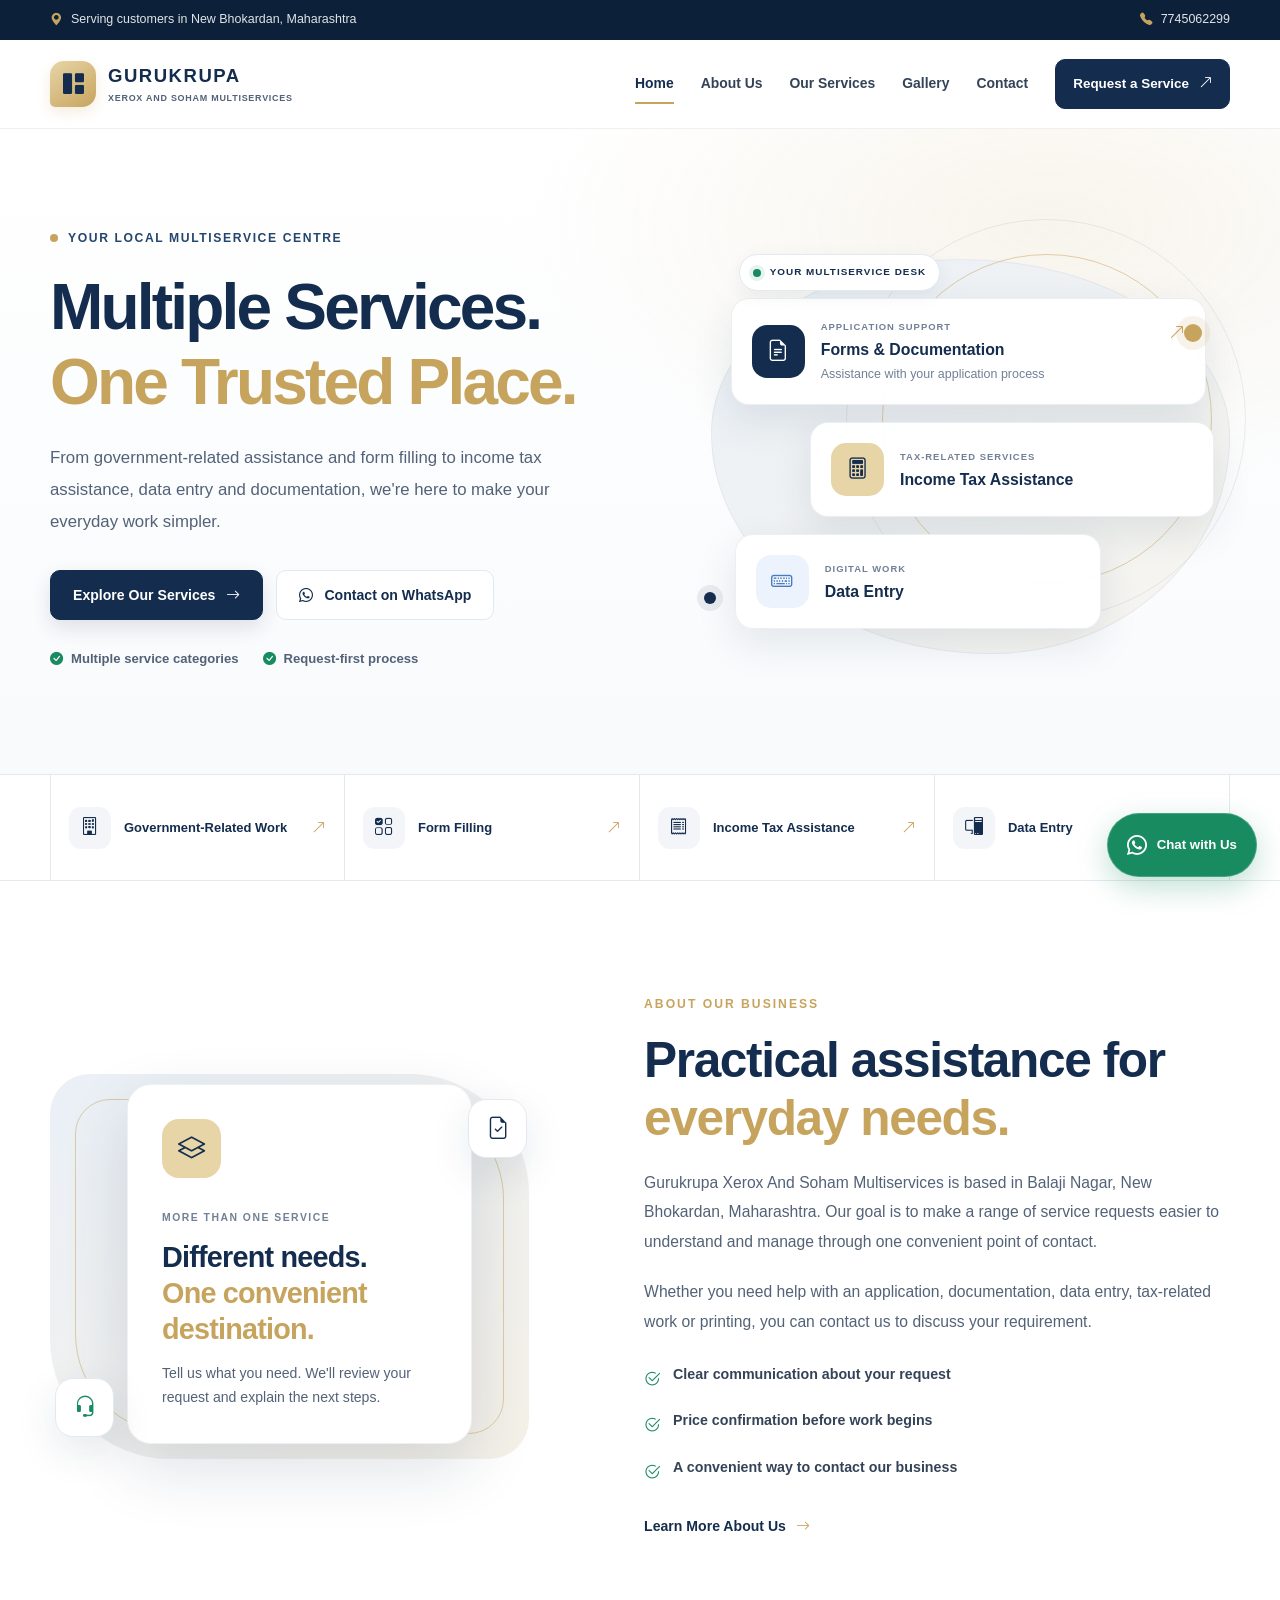
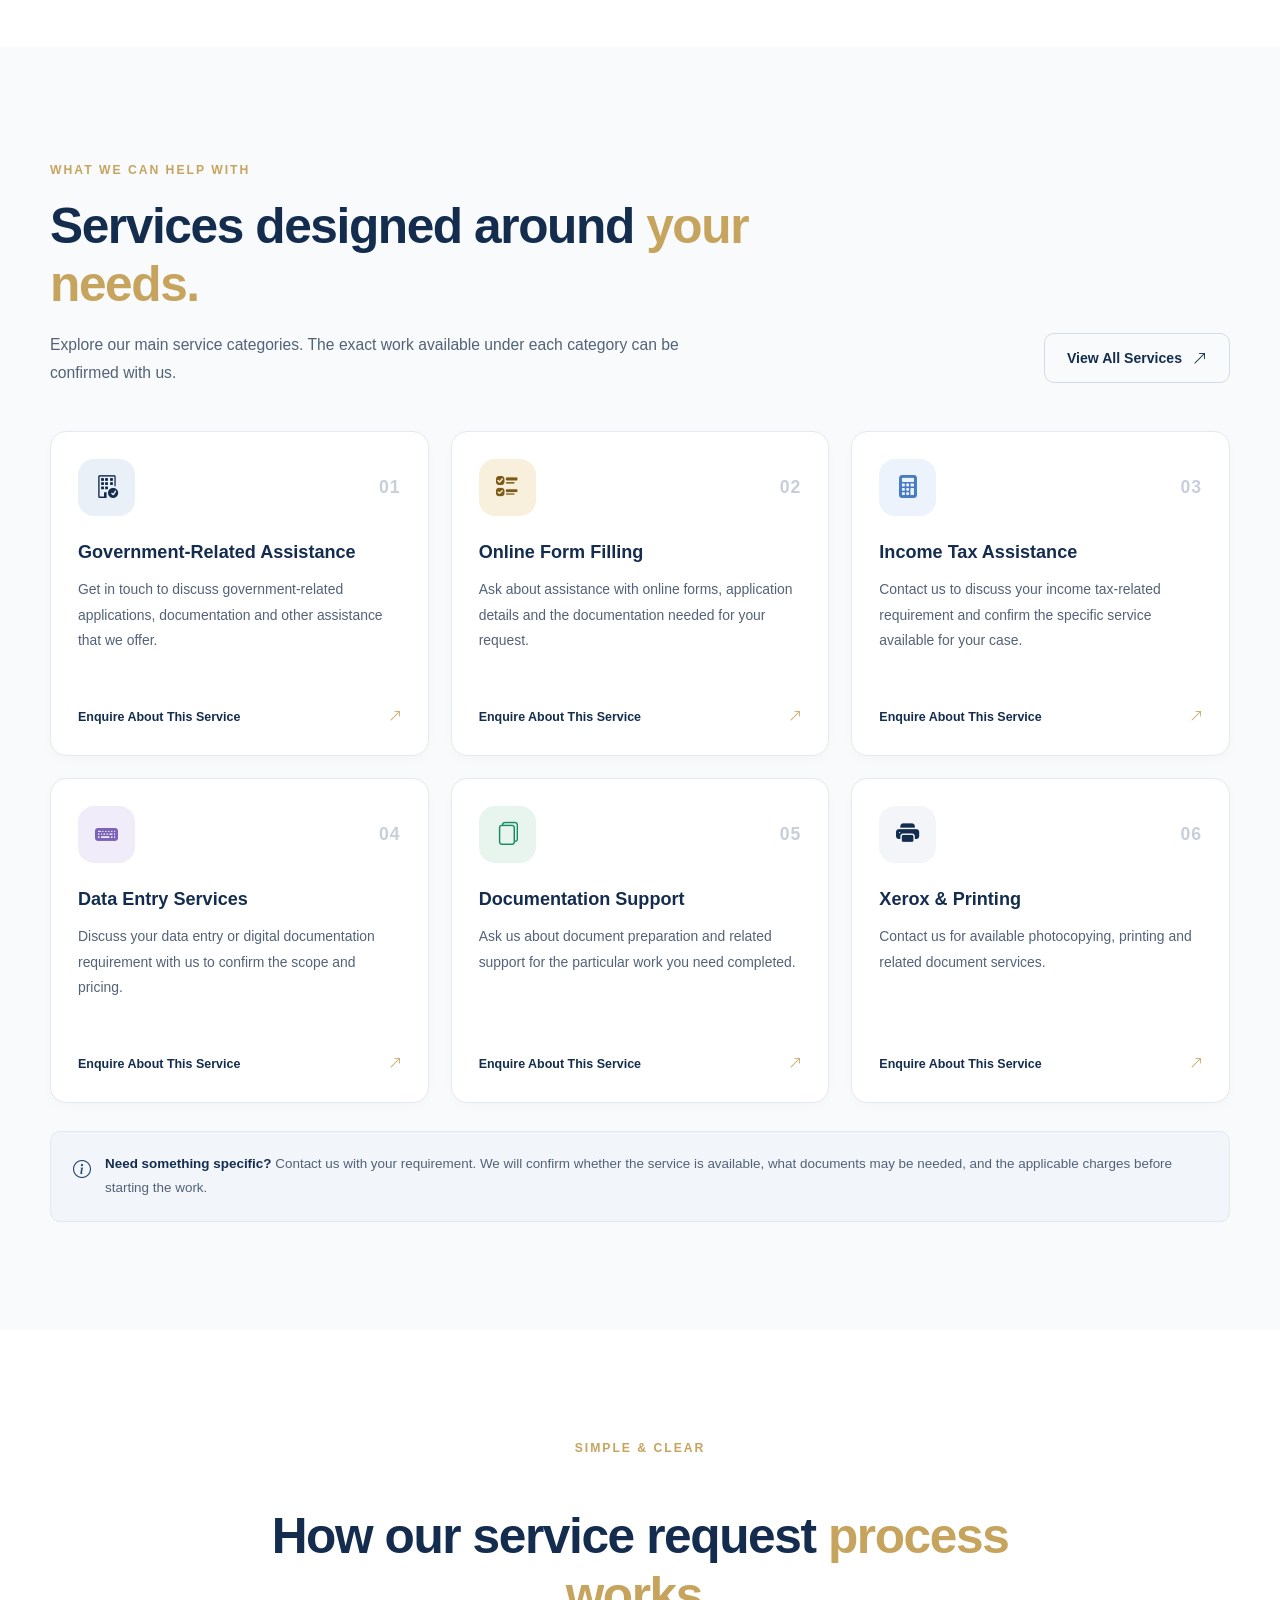
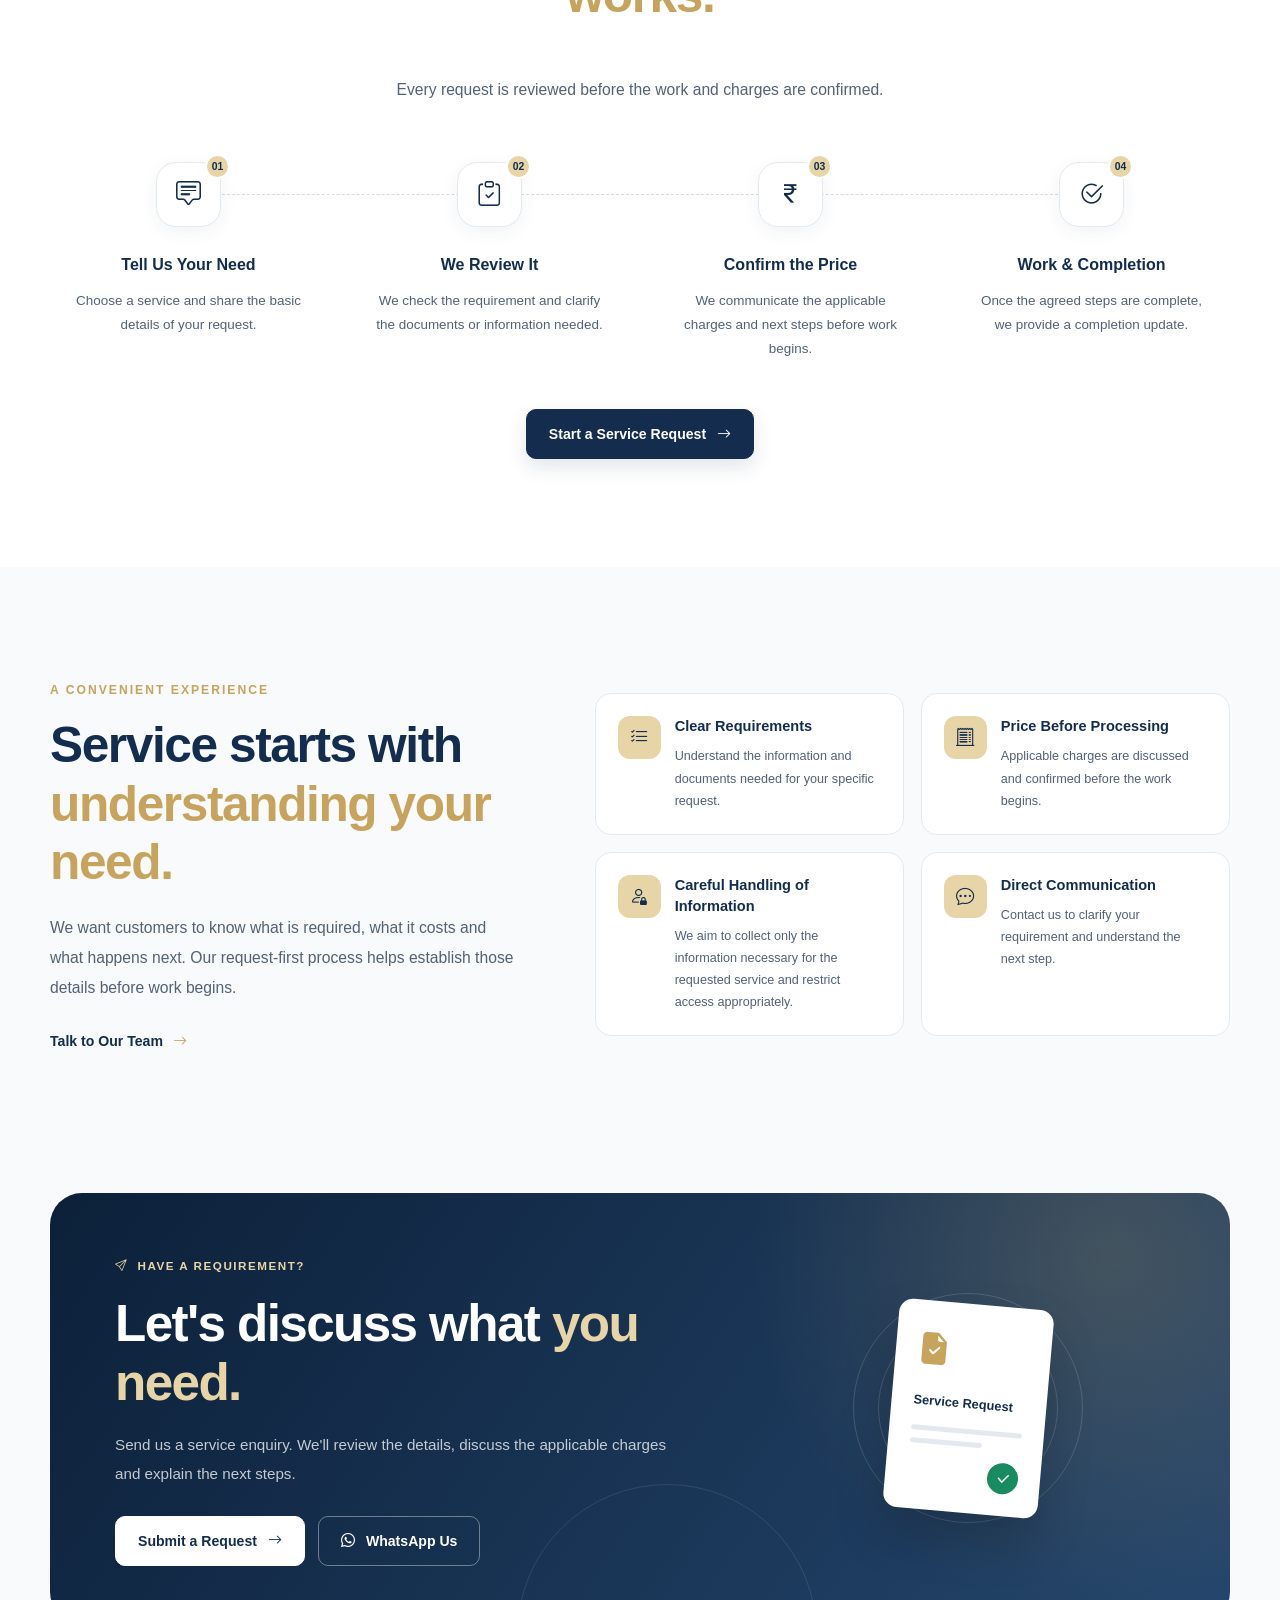
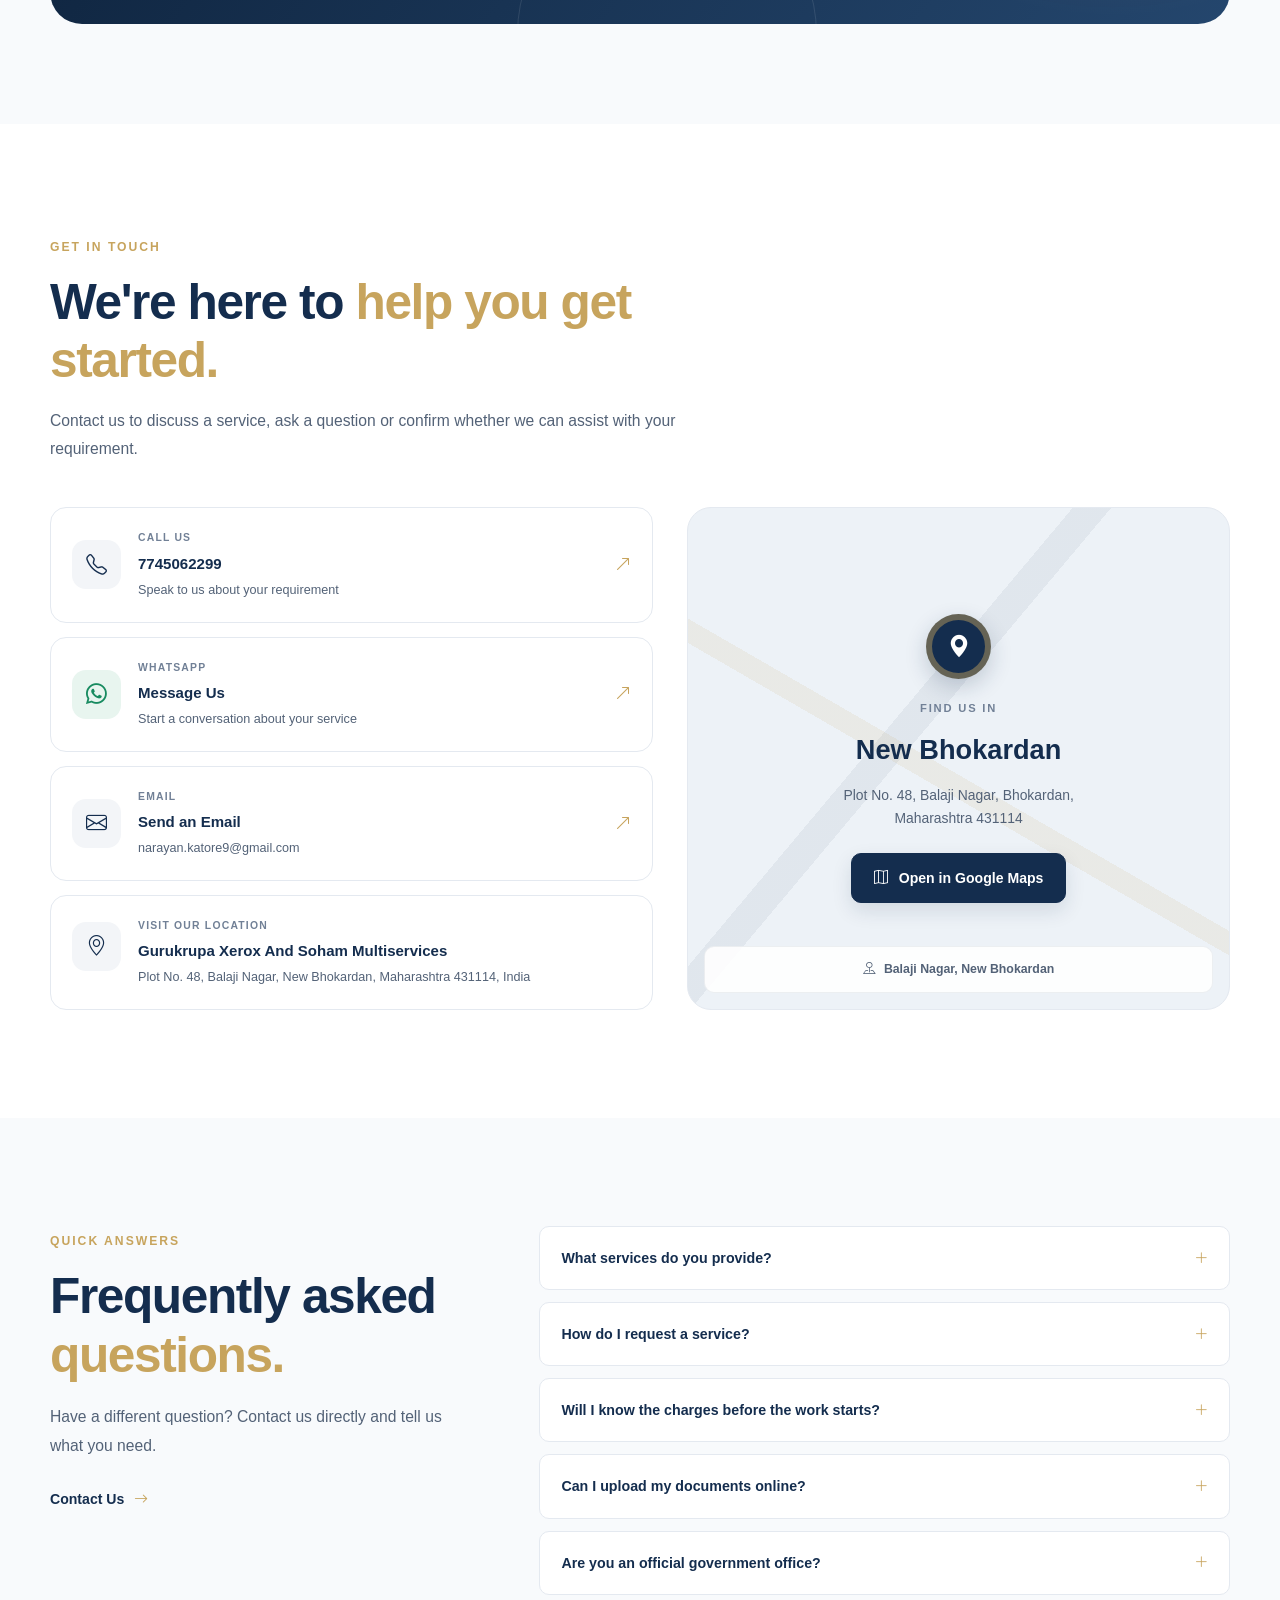
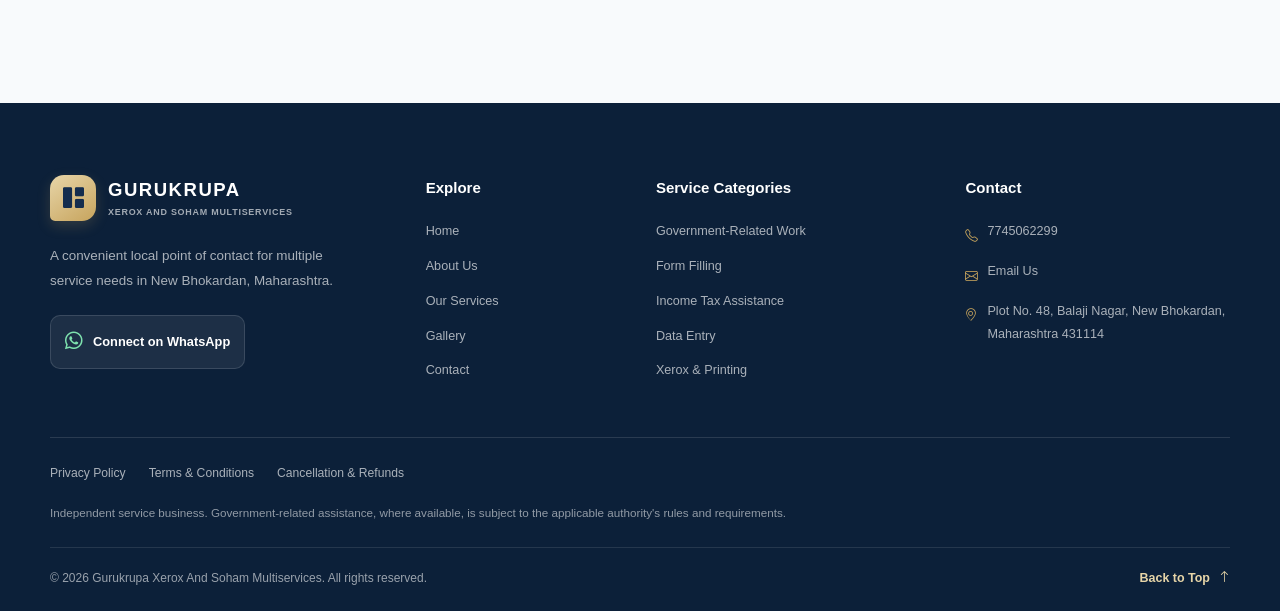
<file: index.html>
<!DOCTYPE html>
<html lang="en">
<head>
  <meta charset="UTF-8">
  <meta name="viewport" content="width=device-width, initial-scale=1.0">

  <title>Gurukrupa Xerox And Soham Multiservices | Bhokardan, Maharashtra</title>

  <meta
    name="description"
    content="Gurukrupa Xerox And Soham Multiservices, Balaji Nagar, New Bhokardan. Explore government-related assistance, form filling, income tax assistance, data entry and printing services."
  >

  <meta
    name="keywords"
    content="Gurukrupa Xerox, Soham Multiservices, Bhokardan services, government form assistance, form filling, income tax assistance, data entry, Xerox"
  >

  <meta name="author" content="Gurukrupa Xerox And Soham Multiservices">
  <meta name="theme-color" content="#142D4E">

  <meta property="og:type" content="website">
  <meta
    property="og:title"
    content="Gurukrupa Xerox And Soham Multiservices"
  >
  <meta
    property="og:description"
    content="One place for multiservices, application assistance, documentation and more in New Bhokardan."
  >

  <!-- Replace with your actual domain after purchasing and configuring it. -->
  <!-- <link rel="canonical" href="https://your-domain.example/"> -->

  <link rel="stylesheet" href="style.css">

  <!-- Bootstrap Icons -->
  <link
    rel="stylesheet"
    href="https://cdn.jsdelivr.net/npm/bootstrap-icons@1.11.3/font/bootstrap-icons.min.css"
  >

  <script src="script.js" defer></script>
</head>

<body>

  <!-- =========================
       ANNOUNCEMENT BAR
  ========================== -->
  <div class="announcement-bar">
    <div class="container announcement-inner">
      <p>
        <i class="bi bi-geo-alt-fill" aria-hidden="true"></i>
        Serving customers in New Bhokardan, Maharashtra
      </p>

      <a href="tel:+917745062299">
        <i class="bi bi-telephone-fill" aria-hidden="true"></i>
        7745062299
      </a>
    </div>
  </div>


  <!-- =========================
       HEADER / NAVIGATION
  ========================== -->
  <header class="site-header" id="top">
    <div class="container header-inner">

      <a class="brand" href="index.html" aria-label="Go to homepage">

        <span class="brand-symbol" aria-hidden="true">
          <i class="bi bi-grid-1x2-fill"></i>
        </span>

        <span class="brand-copy">
          <span class="brand-name">GURUKRUPA</span>
          <span class="brand-subtitle">XEROX AND SOHAM MULTISERVICES</span>
        </span>

      </a>

      <button
        class="menu-toggle"
        id="menuToggle"
        type="button"
        aria-label="Open navigation menu"
        aria-expanded="false"
        aria-controls="mainNavigation"
      >
        <i class="bi bi-list" aria-hidden="true"></i>
      </button>

      <nav class="main-navigation" id="mainNavigation" aria-label="Main navigation">

        <a class="nav-link active" href="index.html">Home</a>

        <a class="nav-link" href="about.html">About Us</a>

        <a class="nav-link" href="services.html">Our Services</a>

        <a class="nav-link" href="gallery.html">Gallery</a>

        <a class="nav-link" href="contact.html">Contact</a>

        <a class="nav-cta" href="service-request.html">
          Request a Service
          <i class="bi bi-arrow-up-right" aria-hidden="true"></i>
        </a>

      </nav>

    </div>
  </header>


  <main>

    <!-- =========================
         HERO SECTION
    ========================== -->
    <section class="hero-section">
      <div class="container hero-grid">

        <div class="hero-content">

          <div class="eyebrow">
            <span class="eyebrow-dot"></span>
            YOUR LOCAL MULTISERVICE CENTRE
          </div>

          <h1>
            Multiple Services.
            <span class="text-accent">One Trusted Place.</span>
          </h1>

          <p class="hero-description">
            From government-related assistance and form filling to
            income tax assistance, data entry and documentation,
            we're here to make your everyday work simpler.
          </p>

          <div class="hero-actions">

            <a class="button button-primary" href="services.html">
              Explore Our Services
              <i class="bi bi-arrow-right" aria-hidden="true"></i>
            </a>

            <a
              class="button button-secondary"
              href="https://wa.me/917745062299"
              target="_blank"
              rel="noopener noreferrer"
            >
              <i class="bi bi-whatsapp" aria-hidden="true"></i>
              Contact on WhatsApp
            </a>

          </div>

          <div class="hero-trust-points">

            <div class="trust-point">
              <i class="bi bi-check-circle-fill" aria-hidden="true"></i>
              Multiple service categories
            </div>

            <div class="trust-point">
              <i class="bi bi-check-circle-fill" aria-hidden="true"></i>
              Request-first process
            </div>

          </div>

        </div>


        <!-- Hero visual: original graphic layout, not a real shop photo -->
        <div class="hero-visual">

          <div class="hero-orbit hero-orbit-one"></div>
          <div class="hero-orbit hero-orbit-two"></div>

          <div class="hero-visual-label">
            <span class="status-indicator"></span>
            YOUR MULTISERVICE DESK
          </div>

          <div class="service-visual-card visual-card-main">
            <div class="visual-icon visual-icon-navy">
              <i class="bi bi-file-earmark-text" aria-hidden="true"></i>
            </div>

            <div>
              <span class="visual-card-label">APPLICATION SUPPORT</span>
              <h3>Forms & Documentation</h3>
              <p>Assistance with your application process</p>
            </div>

            <i class="bi bi-arrow-up-right visual-arrow" aria-hidden="true"></i>
          </div>

          <div class="service-visual-card visual-card-tax">
            <div class="visual-icon visual-icon-gold">
              <i class="bi bi-calculator" aria-hidden="true"></i>
            </div>

            <div>
              <span class="visual-card-label">TAX-RELATED SERVICES</span>
              <h3>Income Tax Assistance</h3>
            </div>
          </div>

          <div class="service-visual-card visual-card-data">
            <div class="visual-icon visual-icon-blue">
              <i class="bi bi-keyboard" aria-hidden="true"></i>
            </div>

            <div>
              <span class="visual-card-label">DIGITAL WORK</span>
              <h3>Data Entry</h3>
            </div>
          </div>

          <div class="hero-decoration decoration-one"></div>
          <div class="hero-decoration decoration-two"></div>

        </div>

      </div>
    </section>


    <!-- =========================
         QUICK SERVICE STRIP
    ========================== -->
    <section class="service-strip" aria-label="Main service categories">
      <div class="container service-strip-grid">

        <a href="services.html#government-services" class="strip-item">
          <span class="strip-icon">
            <i class="bi bi-building" aria-hidden="true"></i>
          </span>
          <span>Government-Related Work</span>
          <i class="bi bi-arrow-up-right strip-arrow" aria-hidden="true"></i>
        </a>

        <a href="services.html#form-filling" class="strip-item">
          <span class="strip-icon">
            <i class="bi bi-ui-checks-grid" aria-hidden="true"></i>
          </span>
          <span>Form Filling</span>
          <i class="bi bi-arrow-up-right strip-arrow" aria-hidden="true"></i>
        </a>

        <a href="services.html#income-tax" class="strip-item">
          <span class="strip-icon">
            <i class="bi bi-receipt" aria-hidden="true"></i>
          </span>
          <span>Income Tax Assistance</span>
          <i class="bi bi-arrow-up-right strip-arrow" aria-hidden="true"></i>
        </a>

        <a href="services.html#data-entry" class="strip-item">
          <span class="strip-icon">
            <i class="bi bi-pc-display" aria-hidden="true"></i>
          </span>
          <span>Data Entry</span>
          <i class="bi bi-arrow-up-right strip-arrow" aria-hidden="true"></i>
        </a>

      </div>
    </section>


    <!-- =========================
         ABOUT INTRODUCTION
    ========================== -->
    <section class="section about-preview" id="about-preview">
      <div class="container about-grid">

        <div class="about-visual">

          <div class="about-visual-background"></div>

          <div class="about-main-card">
            <div class="about-card-symbol">
              <i class="bi bi-layers" aria-hidden="true"></i>
            </div>

            <span class="about-card-kicker">MORE THAN ONE SERVICE</span>

            <h3>
              Different needs.
              <span>One convenient destination.</span>
            </h3>

            <p>
              Tell us what you need. We'll review your request and
              explain the next steps.
            </p>
          </div>

          <div class="about-floating-icon floating-icon-one">
            <i class="bi bi-file-earmark-check" aria-hidden="true"></i>
          </div>

          <div class="about-floating-icon floating-icon-two">
            <i class="bi bi-headset" aria-hidden="true"></i>
          </div>

        </div>


        <div class="about-content">

          <span class="section-eyebrow">ABOUT OUR BUSINESS</span>

          <h2>
            Practical assistance for
            <span class="text-accent">everyday needs.</span>
          </h2>

          <p>
            Gurukrupa Xerox And Soham Multiservices is based in
            Balaji Nagar, New Bhokardan, Maharashtra.
            Our goal is to make a range of service requests easier
            to understand and manage through one convenient point
            of contact.
          </p>

          <p>
            Whether you need help with an application, documentation,
            data entry, tax-related work or printing, you can contact
            us to discuss your requirement.
          </p>

          <div class="about-feature-list">

            <div class="about-feature">
              <i class="bi bi-check2-circle" aria-hidden="true"></i>
              <span>Clear communication about your request</span>
            </div>

            <div class="about-feature">
              <i class="bi bi-check2-circle" aria-hidden="true"></i>
              <span>Price confirmation before work begins</span>
            </div>

            <div class="about-feature">
              <i class="bi bi-check2-circle" aria-hidden="true"></i>
              <span>A convenient way to contact our business</span>
            </div>

          </div>

          <a class="text-link" href="about.html">
            Learn More About Us
            <i class="bi bi-arrow-right" aria-hidden="true"></i>
          </a>

        </div>

      </div>
    </section>


    <!-- =========================
         SERVICES SECTION
    ========================== -->
    <section class="section services-section" id="services">
      <div class="container">

        <div class="section-heading">

          <div>
            <span class="section-eyebrow">WHAT WE CAN HELP WITH</span>

            <h2>
              Services designed around
              <span class="text-accent">your needs.</span>
            </h2>

            <p>
              Explore our main service categories. The exact work
              available under each category can be confirmed with us.
            </p>
          </div>

          <a class="button button-outline" href="services.html">
            View All Services
            <i class="bi bi-arrow-up-right" aria-hidden="true"></i>
          </a>

        </div>


        <div class="services-grid">

          <!-- SERVICE 1 -->
          <article class="service-card">

            <div class="service-card-top">
              <div class="service-icon service-icon-navy">
                <i class="bi bi-building-check" aria-hidden="true"></i>
              </div>

              <span class="service-number">01</span>
            </div>

            <h3>Government-Related Assistance</h3>

            <p>
              Get in touch to discuss government-related applications,
              documentation and other assistance that we offer.
            </p>

            <a
              class="service-link"
              href="service-request.html?service=government"
            >
              Enquire About This Service
              <i class="bi bi-arrow-up-right" aria-hidden="true"></i>
            </a>

          </article>


          <!-- SERVICE 2 -->
          <article class="service-card">

            <div class="service-card-top">
              <div class="service-icon service-icon-gold">
                <i class="bi bi-ui-checks" aria-hidden="true"></i>
              </div>

              <span class="service-number">02</span>
            </div>

            <h3>Online Form Filling</h3>

            <p>
              Ask about assistance with online forms, application
              details and the documentation needed for your request.
            </p>

            <a
              class="service-link"
              href="service-request.html?service=form-filling"
            >
              Enquire About This Service
              <i class="bi bi-arrow-up-right" aria-hidden="true"></i>
            </a>

          </article>


          <!-- SERVICE 3 -->
          <article class="service-card">

            <div class="service-card-top">
              <div class="service-icon service-icon-blue">
                <i class="bi bi-calculator-fill" aria-hidden="true"></i>
              </div>

              <span class="service-number">03</span>
            </div>

            <h3>Income Tax Assistance</h3>

            <p>
              Contact us to discuss your income tax-related requirement
              and confirm the specific service available for your case.
            </p>

            <a
              class="service-link"
              href="service-request.html?service=income-tax"
            >
              Enquire About This Service
              <i class="bi bi-arrow-up-right" aria-hidden="true"></i>
            </a>

          </article>


          <!-- SERVICE 4 -->
          <article class="service-card">

            <div class="service-card-top">
              <div class="service-icon service-icon-purple">
                <i class="bi bi-keyboard-fill" aria-hidden="true"></i>
              </div>

              <span class="service-number">04</span>
            </div>

            <h3>Data Entry Services</h3>

            <p>
              Discuss your data entry or digital documentation
              requirement with us to confirm the scope and pricing.
            </p>

            <a
              class="service-link"
              href="service-request.html?service=data-entry"
            >
              Enquire About This Service
              <i class="bi bi-arrow-up-right" aria-hidden="true"></i>
            </a>

          </article>


          <!-- SERVICE 5 -->
          <article class="service-card">

            <div class="service-card-top">
              <div class="service-icon service-icon-green">
                <i class="bi bi-files" aria-hidden="true"></i>
              </div>

              <span class="service-number">05</span>
            </div>

            <h3>Documentation Support</h3>

            <p>
              Ask us about document preparation and related support
              for the particular work you need completed.
            </p>

            <a
              class="service-link"
              href="service-request.html?service=documentation"
            >
              Enquire About This Service
              <i class="bi bi-arrow-up-right" aria-hidden="true"></i>
            </a>

          </article>


          <!-- SERVICE 6 -->
          <article class="service-card">

            <div class="service-card-top">
              <div class="service-icon service-icon-grey">
                <i class="bi bi-printer-fill" aria-hidden="true"></i>
              </div>

              <span class="service-number">06</span>
            </div>

            <h3>Xerox & Printing</h3>

            <p>
              Contact us for available photocopying, printing and
              related document services.
            </p>

            <a
              class="service-link"
              href="service-request.html?service=xerox-printing"
            >
              Enquire About This Service
              <i class="bi bi-arrow-up-right" aria-hidden="true"></i>
            </a>

          </article>

        </div>


        <div class="services-note">
          <i class="bi bi-info-circle" aria-hidden="true"></i>

          <p>
            <strong>Need something specific?</strong>
            Contact us with your requirement. We will confirm whether
            the service is available, what documents may be needed,
            and the applicable charges before starting the work.
          </p>
        </div>

      </div>
    </section>


    <!-- =========================
         HOW IT WORKS
    ========================== -->
    <section class="section process-section" id="how-it-works">
      <div class="container">

        <div class="section-heading section-heading-centered">

          <span class="section-eyebrow">SIMPLE & CLEAR</span>

          <h2>
            How our service request
            <span class="text-accent">process works.</span>
          </h2>

          <p>
            Every request is reviewed before the work and charges
            are confirmed.
          </p>

        </div>


        <div class="process-grid">

          <article class="process-step">

            <div class="process-step-icon">
              <i class="bi bi-chat-square-text" aria-hidden="true"></i>
              <span>01</span>
            </div>

            <h3>Tell Us Your Need</h3>

            <p>
              Choose a service and share the basic details of your request.
            </p>

          </article>


          <article class="process-step">

            <div class="process-step-icon">
              <i class="bi bi-clipboard-check" aria-hidden="true"></i>
              <span>02</span>
            </div>

            <h3>We Review It</h3>

            <p>
              We check the requirement and clarify the documents or
              information needed.
            </p>

          </article>


          <article class="process-step">

            <div class="process-step-icon">
              <i class="bi bi-currency-rupee" aria-hidden="true"></i>
              <span>03</span>
            </div>

            <h3>Confirm the Price</h3>

            <p>
              We communicate the applicable charges and next steps
              before work begins.
            </p>

          </article>


          <article class="process-step">

            <div class="process-step-icon">
              <i class="bi bi-check2-circle" aria-hidden="true"></i>
              <span>04</span>
            </div>

            <h3>Work & Completion</h3>

            <p>
              Once the agreed steps are complete, we provide a
              completion update.
            </p>

          </article>

        </div>


        <div class="process-action">
          <a class="button button-primary" href="service-request.html">
            Start a Service Request
            <i class="bi bi-arrow-right" aria-hidden="true"></i>
          </a>
        </div>

      </div>
    </section>


    <!-- =========================
         WHY CHOOSE US
    ========================== -->
    <section class="section why-section">
      <div class="container why-grid">

        <div class="why-content">

          <span class="section-eyebrow">A CONVENIENT EXPERIENCE</span>

          <h2>
            Service starts with
            <span class="text-accent">understanding your need.</span>
          </h2>

          <p>
            We want customers to know what is required, what it costs
            and what happens next. Our request-first process helps
            establish those details before work begins.
          </p>

          <a class="text-link" href="contact.html">
            Talk to Our Team
            <i class="bi bi-arrow-right" aria-hidden="true"></i>
          </a>

        </div>


        <div class="why-features">

          <div class="why-feature-card">
            <span class="why-feature-icon">
              <i class="bi bi-list-check" aria-hidden="true"></i>
            </span>

            <div>
              <h3>Clear Requirements</h3>
              <p>
                Understand the information and documents needed for
                your specific request.
              </p>
            </div>
          </div>


          <div class="why-feature-card">
            <span class="why-feature-icon">
              <i class="bi bi-receipt-cutoff" aria-hidden="true"></i>
            </span>

            <div>
              <h3>Price Before Processing</h3>
              <p>
                Applicable charges are discussed and confirmed before
                the work begins.
              </p>
            </div>
          </div>


          <div class="why-feature-card">
            <span class="why-feature-icon">
              <i class="bi bi-person-lock" aria-hidden="true"></i>
            </span>

            <div>
              <h3>Careful Handling of Information</h3>
              <p>
                We aim to collect only the information necessary for
                the requested service and restrict access appropriately.
              </p>
            </div>
          </div>


          <div class="why-feature-card">
            <span class="why-feature-icon">
              <i class="bi bi-chat-dots" aria-hidden="true"></i>
            </span>

            <div>
              <h3>Direct Communication</h3>
              <p>
                Contact us to clarify your requirement and understand
                the next step.
              </p>
            </div>
          </div>

        </div>

      </div>
    </section>


    <!-- =========================
         ONLINE SERVICE REQUEST CTA
    ========================== -->
    <section class="request-cta-section">
      <div class="container">

        <div class="request-cta">

          <div class="request-cta-decoration"></div>

          <div class="request-cta-content">

            <span class="cta-eyebrow">
              <i class="bi bi-send" aria-hidden="true"></i>
              HAVE A REQUIREMENT?
            </span>

            <h2>
              Let's discuss what
              <span>you need.</span>
            </h2>

            <p>
              Send us a service enquiry. We'll review the details,
              discuss the applicable charges and explain the next steps.
            </p>

            <div class="request-cta-actions">

              <a class="button button-light" href="service-request.html">
                Submit a Request
                <i class="bi bi-arrow-right" aria-hidden="true"></i>
              </a>

              <a
                class="button button-ghost-light"
                href="https://wa.me/917745062299"
                target="_blank"
                rel="noopener noreferrer"
              >
                <i class="bi bi-whatsapp" aria-hidden="true"></i>
                WhatsApp Us
              </a>

            </div>

          </div>

          <div class="request-cta-visual" aria-hidden="true">
            <div class="cta-circle cta-circle-one"></div>
            <div class="cta-circle cta-circle-two"></div>

            <div class="cta-document">
              <i class="bi bi-file-earmark-check-fill"></i>
              <span>Service Request</span>
              <div class="cta-document-line"></div>
              <div class="cta-document-line short-line"></div>
              <div class="cta-document-check">
                <i class="bi bi-check-lg"></i>
              </div>
            </div>
          </div>

        </div>

      </div>
    </section>


    <!-- =========================
         CONTACT SECTION
    ========================== -->
    <section class="section contact-section" id="contact">
      <div class="container">

        <div class="section-heading">

          <div>
            <span class="section-eyebrow">GET IN TOUCH</span>

            <h2>
              We're here to
              <span class="text-accent">help you get started.</span>
            </h2>

            <p>
              Contact us to discuss a service, ask a question or
              confirm whether we can assist with your requirement.
            </p>
          </div>

        </div>


        <div class="contact-grid">

          <div class="contact-details">

            <a class="contact-item" href="tel:+917745062299">

              <span class="contact-icon">
                <i class="bi bi-telephone" aria-hidden="true"></i>
              </span>

              <span class="contact-item-copy">
                <span class="contact-label">CALL US</span>
                <strong>7745062299</strong>
                <span>Speak to us about your requirement</span>
              </span>

              <i class="bi bi-arrow-up-right contact-arrow" aria-hidden="true"></i>

            </a>


            <a
              class="contact-item"
              href="https://wa.me/917745062299"
              target="_blank"
              rel="noopener noreferrer"
            >

              <span class="contact-icon contact-icon-whatsapp">
                <i class="bi bi-whatsapp" aria-hidden="true"></i>
              </span>

              <span class="contact-item-copy">
                <span class="contact-label">WHATSAPP</span>
                <strong>Message Us</strong>
                <span>Start a conversation about your service</span>
              </span>

              <i class="bi bi-arrow-up-right contact-arrow" aria-hidden="true"></i>

            </a>


            <a
              class="contact-item"
              href="mailto:narayan.katore9@gmail.com"
            >

              <span class="contact-icon">
                <i class="bi bi-envelope" aria-hidden="true"></i>
              </span>

              <span class="contact-item-copy">
                <span class="contact-label">EMAIL</span>
                <strong>Send an Email</strong>
                <span>narayan.katore9@gmail.com</span>
              </span>

              <i class="bi bi-arrow-up-right contact-arrow" aria-hidden="true"></i>

            </a>


            <div class="contact-item contact-address">

              <span class="contact-icon">
                <i class="bi bi-geo-alt" aria-hidden="true"></i>
              </span>

              <span class="contact-item-copy">
                <span class="contact-label">VISIT OUR LOCATION</span>
                <strong>Gurukrupa Xerox And Soham Multiservices</strong>
                <span>
                  Plot No. 48, Balaji Nagar, New Bhokardan,
                  Maharashtra 431114, India
                </span>
              </span>

            </div>

          </div>


          <div class="contact-map-card">

            <div class="map-placeholder">

              <div class="map-placeholder-icon">
                <i class="bi bi-geo-alt-fill" aria-hidden="true"></i>
              </div>

              <span class="map-overline">FIND US IN</span>

              <h3>New Bhokardan</h3>

              <p>
                Plot No. 48, Balaji Nagar,
                Bhokardan, Maharashtra 431114
              </p>

              <a
                class="button button-primary"
                href="https://www.google.com/maps/search/?api=1&query=Plot+No.+48%2C+Balaji+Nagar%2C+New+Bhokardan%2C+Maharashtra+431114"
                target="_blank"
                rel="noopener noreferrer"
              >
                <i class="bi bi-map" aria-hidden="true"></i>
                Open in Google Maps
              </a>

            </div>

            <div class="map-bottom-note">
              <i class="bi bi-pin-map" aria-hidden="true"></i>
              <span>Balaji Nagar, New Bhokardan</span>
            </div>

          </div>

        </div>

      </div>
    </section>


    <!-- =========================
         FAQ SECTION
    ========================== -->
    <section class="section faq-section" id="faq">
      <div class="container faq-grid">

        <div class="faq-intro">

          <span class="section-eyebrow">QUICK ANSWERS</span>

          <h2>
            Frequently asked
            <span class="text-accent">questions.</span>
          </h2>

          <p>
            Have a different question? Contact us directly and tell
            us what you need.
          </p>

          <a class="text-link" href="contact.html">
            Contact Us
            <i class="bi bi-arrow-right" aria-hidden="true"></i>
          </a>

        </div>


        <div class="faq-list">

          <details class="faq-item">
            <summary>
              What services do you provide?
              <i class="bi bi-plus-lg" aria-hidden="true"></i>
            </summary>

            <p>
              Our main categories include government-related assistance,
              form filling, income tax assistance, data entry,
              documentation support and Xerox/printing. Please contact
              us to confirm whether your specific service is available.
            </p>
          </details>


          <details class="faq-item">
            <summary>
              How do I request a service?
              <i class="bi bi-plus-lg" aria-hidden="true"></i>
            </summary>

            <p>
              You can contact us by phone or WhatsApp, or use the
              service request page when the online request system
              is available.
            </p>
          </details>


          <details class="faq-item">
            <summary>
              Will I know the charges before the work starts?
              <i class="bi bi-plus-lg" aria-hidden="true"></i>
            </summary>

            <p>
              Yes. The intended process is to review your requirement
              and confirm the applicable charges and next steps before
              beginning the work.
            </p>
          </details>


          <details class="faq-item">
            <summary>
              Can I upload my documents online?
              <i class="bi bi-plus-lg" aria-hidden="true"></i>
            </summary>

            <p>
              Secure document upload is planned for the online service
              system. Please do not upload sensitive documents through
              an unverified form or send confidential information
              before confirming the appropriate submission method.
            </p>
          </details>


          <details class="faq-item">
            <summary>
              Are you an official government office?
              <i class="bi bi-plus-lg" aria-hidden="true"></i>
            </summary>

            <p>
              This website represents Gurukrupa Xerox And Soham
              Multiservices, an independent service business. It does
              not claim to be an official government website or
              government department.
            </p>
          </details>

        </div>

      </div>
    </section>


  </main>


  <!-- =========================
       FOOTER
  ========================== -->
  <footer class="site-footer">

    <div class="container footer-main">

      <div class="footer-brand-column">

        <a class="brand footer-brand" href="index.html">

          <span class="brand-symbol" aria-hidden="true">
            <i class="bi bi-grid-1x2-fill"></i>
          </span>

          <span class="brand-copy">
            <span class="brand-name">GURUKRUPA</span>
            <span class="brand-subtitle">XEROX AND SOHAM MULTISERVICES</span>
          </span>

        </a>

        <p class="footer-description">
          A convenient local point of contact for multiple service
          needs in New Bhokardan, Maharashtra.
        </p>

        <a
          class="footer-whatsapp"
          href="https://wa.me/917745062299"
          target="_blank"
          rel="noopener noreferrer"
        >
          <i class="bi bi-whatsapp" aria-hidden="true"></i>
          Connect on WhatsApp
        </a>

      </div>


      <div class="footer-links-column">

        <h3>Explore</h3>

        <a href="index.html">Home</a>
        <a href="about.html">About Us</a>
        <a href="services.html">Our Services</a>
        <a href="gallery.html">Gallery</a>
        <a href="contact.html">Contact</a>

      </div>


      <div class="footer-links-column">

        <h3>Service Categories</h3>

        <a href="services.html#government-services">
          Government-Related Work
        </a>

        <a href="services.html#form-filling">
          Form Filling
        </a>

        <a href="services.html#income-tax">
          Income Tax Assistance
        </a>

        <a href="services.html#data-entry">
          Data Entry
        </a>

        <a href="services.html#xerox-printing">
          Xerox & Printing
        </a>

      </div>


      <div class="footer-links-column footer-contact-column">

        <h3>Contact</h3>

        <a href="tel:+917745062299">
          <i class="bi bi-telephone" aria-hidden="true"></i>
          7745062299
        </a>

        <a href="mailto:narayan.katore9@gmail.com">
          <i class="bi bi-envelope" aria-hidden="true"></i>
          Email Us
        </a>

        <p>
          <i class="bi bi-geo-alt" aria-hidden="true"></i>
          Plot No. 48, Balaji Nagar,
          New Bhokardan, Maharashtra 431114
        </p>

      </div>

    </div>


    <div class="container footer-legal">

      <div class="footer-legal-links">
        <a href="privacy.html">Privacy Policy</a>
        <a href="terms.html">Terms & Conditions</a>
        <a href="cancellation-refunds.html">Cancellation & Refunds</a>
      </div>

      <p class="footer-disclaimer">
        Independent service business. Government-related assistance,
        where available, is subject to the applicable authority's
        rules and requirements.
      </p>

      <div class="footer-bottom">

        <p>
          &copy; <span id="currentYear">2026</span>
          Gurukrupa Xerox And Soham Multiservices.
          All rights reserved.
        </p>

        <a href="#top" class="back-to-top" aria-label="Back to top">
          Back to Top
          <i class="bi bi-arrow-up" aria-hidden="true"></i>
        </a>

      </div>

    </div>

  </footer>


  <!-- =========================
       FLOATING WHATSAPP BUTTON
  ========================== -->
  <a
    class="floating-whatsapp"
    href="https://wa.me/917745062299"
    target="_blank"
    rel="noopener noreferrer"
    aria-label="Contact Gurukrupa Xerox And Soham Multiservices on WhatsApp"
  >
    <i class="bi bi-whatsapp" aria-hidden="true"></i>
    <span>Chat with Us</span>
  </a>


  <!-- =========================
       ACCESSIBILITY
  ========================== -->
  <a class="skip-link" href="#services">Skip to main content</a>

</body>
</html>
</file>
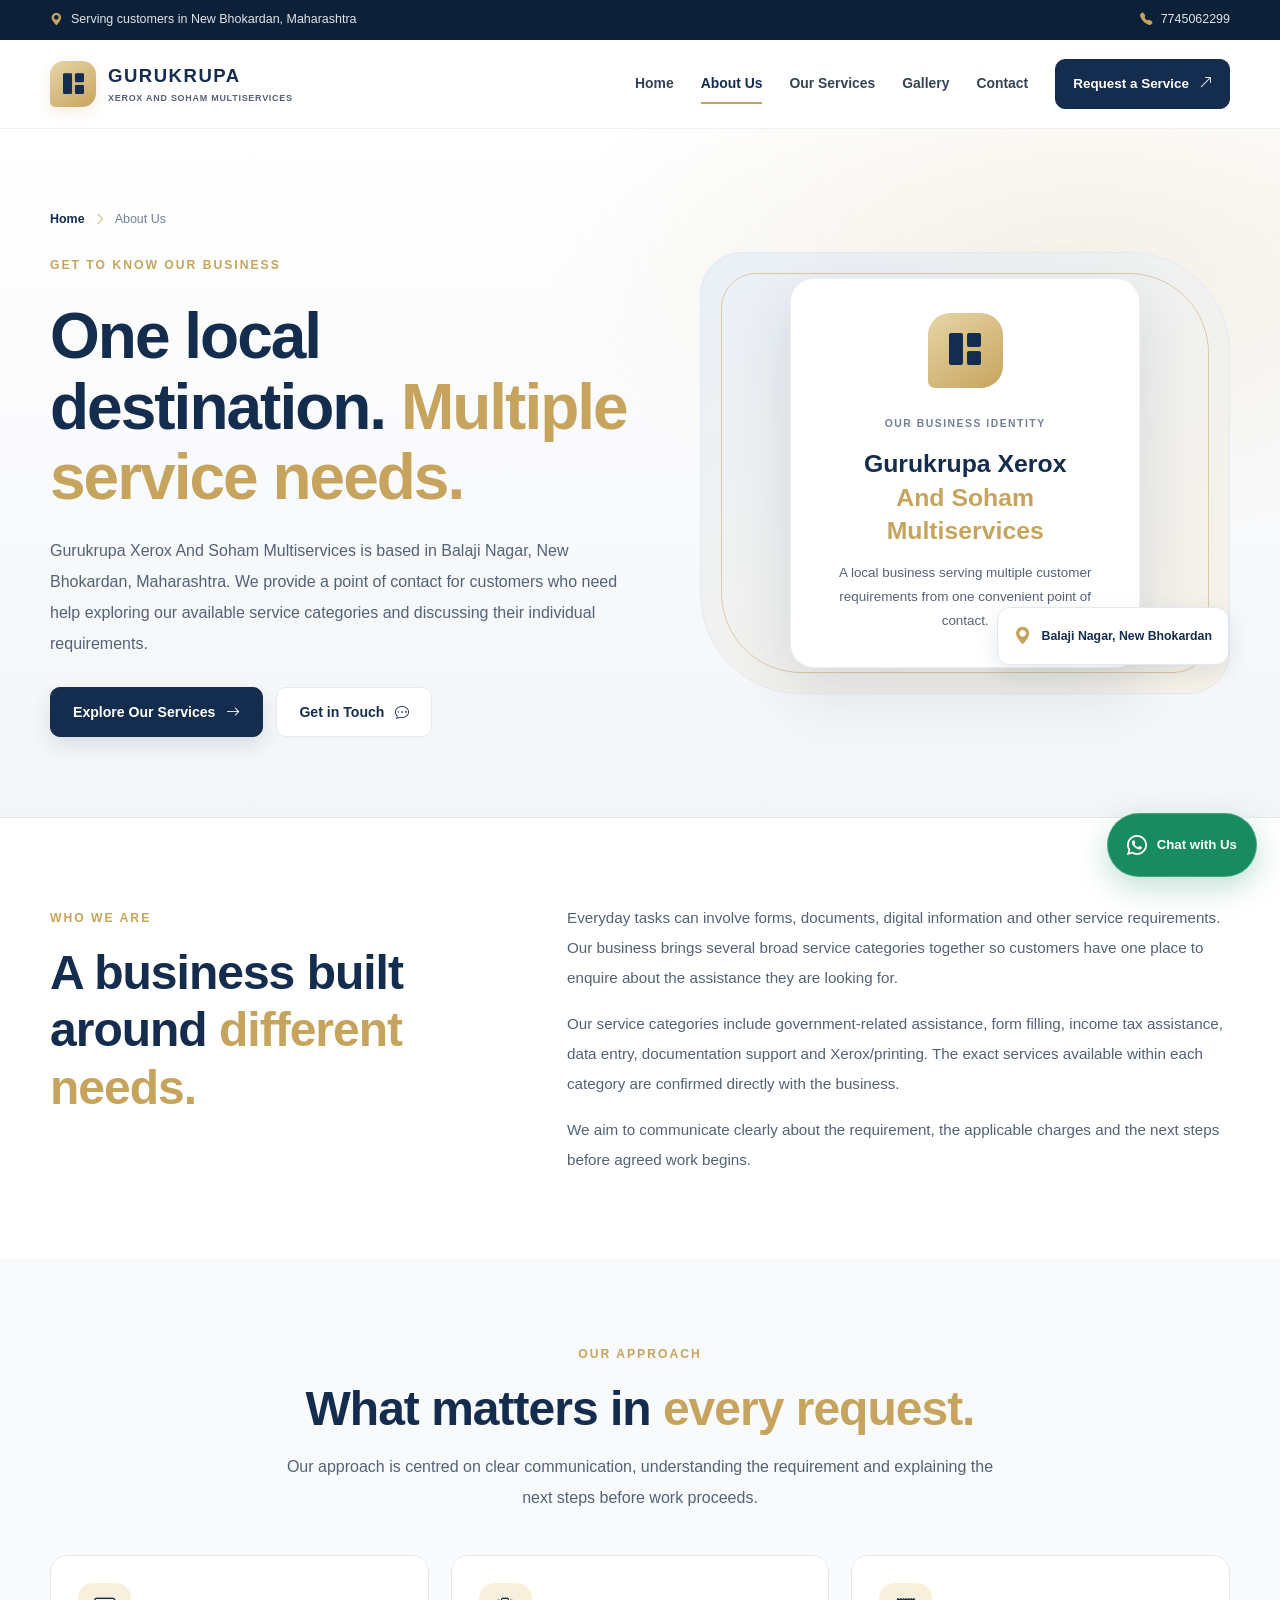
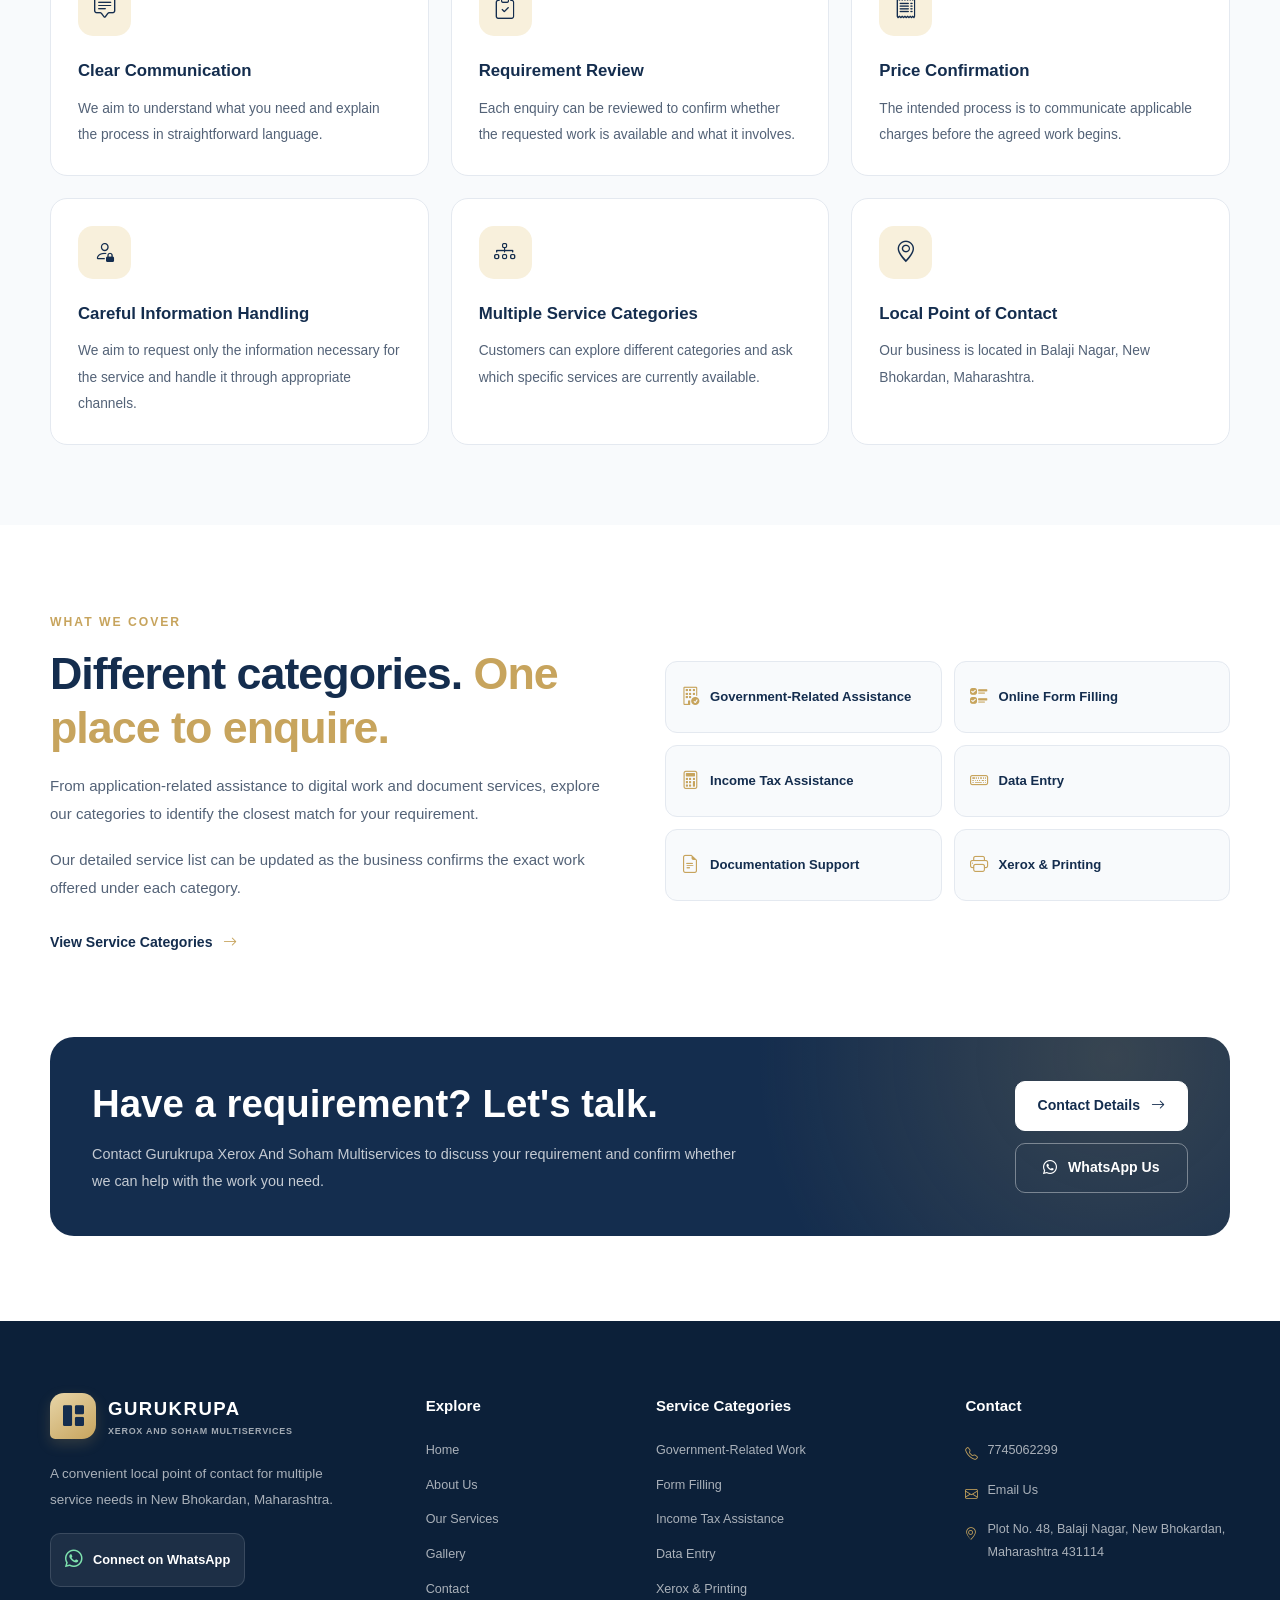
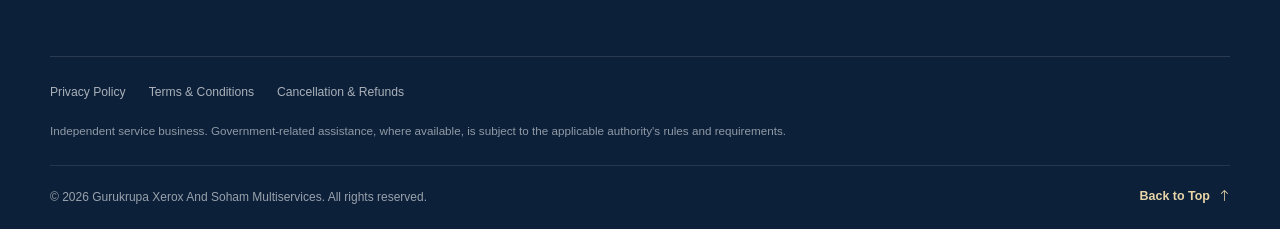
<file: about.html>
<!DOCTYPE html>
<html lang="en">
<head>
  <meta charset="UTF-8">
  <meta name="viewport" content="width=device-width, initial-scale=1.0">

  <title>About Us | Gurukrupa Xerox And Soham Multiservices</title>

  <meta
    name="description"
    content="Learn about Gurukrupa Xerox And Soham Multiservices in Balaji Nagar, New Bhokardan, Maharashtra, and our approach to customer service."
  >

  <meta name="theme-color" content="#142D4E">

  <link rel="stylesheet" href="style.css">

  <link
    rel="stylesheet"
    href="https://cdn.jsdelivr.net/npm/bootstrap-icons@1.11.3/font/bootstrap-icons.min.css"
  >

  <script src="script.js" defer></script>

  <style>
    .about-page-hero {
      padding: 80px 0;
      background:
        radial-gradient(
          ellipse at 85% 20%,
          rgba(199, 164, 93, 0.14),
          transparent 35%
        ),
        linear-gradient(180deg, #ffffff, #f3f5f8);
      border-bottom: 1px solid #e4e9f0;
    }

    .about-page-hero-grid {
      display: grid;
      grid-template-columns: 1.05fr 0.95fr;
      align-items: center;
      gap: 65px;
    }

    .about-breadcrumb {
      display: flex;
      align-items: center;
      flex-wrap: wrap;
      gap: 9px;
      color: #718096;
      font-size: 0.78rem;
    }

    .about-breadcrumb a {
      color: #142d4e;
      font-weight: 750;
    }

    .about-breadcrumb i {
      color: #c7a45d;
    }

    .about-page-hero h1 {
      margin-top: 24px;
      color: #142d4e;
      font-size: clamp(2.6rem, 5vw, 4.2rem);
      font-weight: 850;
      line-height: 1.1;
      letter-spacing: -2px;
    }

    .about-page-hero h1 span {
      color: #c7a45d;
    }

    .about-page-hero p {
      max-width: 620px;
      margin-top: 22px;
      color: #536277;
      font-size: 1rem;
      line-height: 1.95;
    }

    .about-page-actions {
      display: flex;
      flex-wrap: wrap;
      gap: 13px;
      margin-top: 28px;
    }

    .about-brand-visual {
      position: relative;
      min-height: 390px;
      display: grid;
      place-items: center;
      padding: 25px;
      background: linear-gradient(145deg, #eaf0f7, #f7f2e8);
      border: 1px solid #e4e9f0;
      border-radius: 42px 100px 42px 100px;
    }

    .about-brand-visual::before {
      position: absolute;
      inset: 20px;
      border: 1px solid rgba(199, 164, 93, 0.5);
      border-radius: 35px 80px 35px 80px;
      content: "";
    }

    .about-brand-card {
      position: relative;
      z-index: 1;
      width: min(350px, 100%);
      padding: 34px 27px;
      background: #ffffff;
      border: 1px solid rgba(20, 45, 78, 0.07);
      border-radius: 24px;
      box-shadow: 0 24px 65px rgba(20, 45, 78, 0.12);
      text-align: center;
    }

    .about-brand-symbol {
      width: 75px;
      height: 75px;
      display: grid;
      place-items: center;
      margin: 0 auto 20px;
      color: #142d4e;
      background: linear-gradient(145deg, #e7d5a8, #c7a45d);
      border-radius: 22px 22px 22px 7px;
      font-size: 2rem;
    }

    .about-brand-card .brand-overline {
      color: #718096;
      font-size: 0.65rem;
      font-weight: 850;
      letter-spacing: 1.5px;
    }

    .about-brand-card h2 {
      margin-top: 12px;
      color: #142d4e;
      font-size: 1.55rem;
      font-weight: 900;
      line-height: 1.35;
    }

    .about-brand-card h2 span {
      display: block;
      color: #c7a45d;
    }

    .about-brand-card p {
      margin-top: 13px;
      color: #536277;
      font-size: 0.84rem;
      line-height: 1.8;
    }

    .about-location-badge {
      position: absolute;
      right: 0;
      bottom: 28px;
      z-index: 2;
      display: flex;
      align-items: center;
      gap: 10px;
      padding: 13px 16px;
      color: #142d4e;
      background: #ffffff;
      border: 1px solid #e4e9f0;
      border-radius: 13px;
      box-shadow: 0 8px 24px rgba(20, 45, 78, 0.1);
      font-size: 0.77rem;
      font-weight: 800;
    }

    .about-location-badge i {
      color: #c7a45d;
      font-size: 1.1rem;
    }

    .about-introduction {
      padding: 85px 0;
      background: #ffffff;
    }

    .about-introduction-grid {
      display: grid;
      grid-template-columns: 0.8fr 1.2fr;
      gap: 75px;
      align-items: start;
    }

    .about-section-title h2 {
      margin-top: 13px;
      color: #142d4e;
      font-size: clamp(2rem, 4vw, 3rem);
      font-weight: 850;
      line-height: 1.2;
      letter-spacing: -1px;
    }

    .about-section-title h2 span {
      color: #c7a45d;
    }

    .about-section-copy p {
      color: #536277;
      font-size: 0.95rem;
      line-height: 1.95;
    }

    .about-section-copy p + p {
      margin-top: 17px;
    }

    .about-principles {
      padding: 80px 0;
      background: #f8fafc;
    }

    .about-centered-heading {
      max-width: 740px;
      margin: 0 auto 42px;
      text-align: center;
    }

    .about-centered-heading h2 {
      margin-top: 13px;
      color: #142d4e;
      font-size: clamp(2rem, 4vw, 3rem);
      font-weight: 850;
      line-height: 1.2;
      letter-spacing: -1px;
    }

    .about-centered-heading h2 span {
      color: #c7a45d;
    }

    .about-centered-heading p {
      margin-top: 15px;
      color: #536277;
      line-height: 1.9;
    }

    .principles-grid {
      display: grid;
      grid-template-columns: repeat(3, minmax(0, 1fr));
      gap: 22px;
    }

    .principle-card {
      padding: 27px;
      background: #ffffff;
      border: 1px solid #e4e9f0;
      border-radius: 17px;
      transition: transform 220ms ease, box-shadow 220ms ease;
    }

    .principle-card:hover {
      transform: translateY(-5px);
      box-shadow: 0 14px 40px rgba(20, 45, 78, 0.09);
    }

    .principle-icon {
      width: 53px;
      height: 53px;
      display: grid;
      place-items: center;
      color: #142d4e;
      background: #f8f0dc;
      border-radius: 15px;
      font-size: 1.35rem;
    }

    .principle-card h3 {
      margin-top: 21px;
      color: #142d4e;
      font-size: 1.05rem;
      font-weight: 850;
    }

    .principle-card p {
      margin-top: 10px;
      color: #536277;
      font-size: 0.86rem;
      line-height: 1.9;
    }

    .about-categories {
      padding: 82px 0;
      background: #ffffff;
    }

    .about-categories-grid {
      display: grid;
      grid-template-columns: 1fr 1fr;
      gap: 50px;
      align-items: center;
    }

    .about-categories-copy h2 {
      margin-top: 13px;
      color: #142d4e;
      font-size: clamp(2rem, 4vw, 2.8rem);
      font-weight: 850;
      line-height: 1.2;
      letter-spacing: -1px;
    }

    .about-categories-copy h2 span {
      color: #c7a45d;
    }

    .about-categories-copy p {
      margin-top: 17px;
      color: #536277;
      font-size: 0.94rem;
      line-height: 1.9;
    }

    .about-category-list {
      display: grid;
      grid-template-columns: 1fr 1fr;
      gap: 12px;
    }

    .about-category-item {
      display: flex;
      align-items: center;
      gap: 11px;
      min-height: 72px;
      padding: 15px;
      background: #f8fafc;
      border: 1px solid #e4e9f0;
      border-radius: 12px;
      color: #142d4e;
      font-size: 0.82rem;
      font-weight: 750;
      line-height: 1.5;
    }

    .about-category-item i {
      flex-shrink: 0;
      color: #c7a45d;
      font-size: 1.15rem;
    }

    .about-contact-section {
      padding: 0 0 85px;
      background: #ffffff;
    }

    .about-contact-box {
      display: flex;
      align-items: center;
      justify-content: space-between;
      gap: 30px;
      padding: 42px;
      color: #ffffff;
      background:
        radial-gradient(
          circle at 90% 10%,
          rgba(199, 164, 93, 0.2),
          transparent 33%
        ),
        #142d4e;
      border-radius: 24px;
    }

    .about-contact-box h2 {
      font-size: clamp(1.7rem, 3vw, 2.4rem);
      font-weight: 850;
      line-height: 1.3;
    }

    .about-contact-box p {
      max-width: 650px;
      margin-top: 12px;
      color: rgba(255, 255, 255, 0.75);
      font-size: 0.9rem;
      line-height: 1.85;
    }

    .about-contact-actions {
      display: flex;
      flex-shrink: 0;
      flex-direction: column;
      gap: 12px;
    }

    @media (max-width: 900px) {
      .about-page-hero-grid,
      .about-introduction-grid,
      .about-categories-grid {
        grid-template-columns: 1fr;
        gap: 40px;
      }

      .about-brand-visual {
        width: min(550px, 100%);
        margin-inline: auto;
      }

      .principles-grid {
        grid-template-columns: repeat(2, minmax(0, 1fr));
      }

      .about-contact-box {
        align-items: flex-start;
        flex-direction: column;
      }

      .about-contact-actions {
        flex-direction: row;
        flex-wrap: wrap;
      }
    }

    @media (max-width: 600px) {
      .about-page-hero,
      .about-introduction,
      .about-principles,
      .about-categories {
        padding: 60px 0;
      }

      .about-page-hero h1 {
        font-size: clamp(2.45rem, 10vw, 3.2rem);
        letter-spacing: -1.4px;
      }

      .about-page-actions {
        flex-direction: column;
      }

      .about-page-actions .button {
        width: 100%;
      }

      .about-brand-visual {
        min-height: 350px;
        padding: 18px;
        border-radius: 30px 75px 30px 75px;
      }

      .about-brand-card {
        padding: 28px 20px;
      }

      .about-location-badge {
        right: -3px;
        bottom: 13px;
        font-size: 0.69rem;
      }

      .principles-grid {
        grid-template-columns: 1fr;
      }

      .about-category-list {
        grid-template-columns: 1fr;
      }

      .about-contact-section {
        padding-bottom: 60px;
      }

      .about-contact-box {
        padding: 28px 22px;
      }

      .about-contact-actions {
        width: 100%;
        flex-direction: column;
      }

      .about-contact-actions .button {
        width: 100%;
      }
    }
  </style>
</head>

<body>

  <!-- ANNOUNCEMENT BAR -->
  <div class="announcement-bar">
    <div class="container announcement-inner">
      <p>
        <i class="bi bi-geo-alt-fill" aria-hidden="true"></i>
        Serving customers in New Bhokardan, Maharashtra
      </p>

      <a href="tel:+917745062299">
        <i class="bi bi-telephone-fill" aria-hidden="true"></i>
        7745062299
      </a>
    </div>
  </div>


  <!-- HEADER -->
  <header class="site-header" id="top">
    <div class="container header-inner">

      <a class="brand" href="index.html" aria-label="Go to homepage">
        <span class="brand-symbol" aria-hidden="true">
          <i class="bi bi-grid-1x2-fill"></i>
        </span>

        <span class="brand-copy">
          <span class="brand-name">GURUKRUPA</span>
          <span class="brand-subtitle">XEROX AND SOHAM MULTISERVICES</span>
        </span>
      </a>

      <button
        class="menu-toggle"
        id="menuToggle"
        type="button"
        aria-label="Open navigation menu"
        aria-expanded="false"
        aria-controls="mainNavigation"
      >
        <i class="bi bi-list" aria-hidden="true"></i>
      </button>

      <nav class="main-navigation" id="mainNavigation" aria-label="Main navigation">
        <a class="nav-link" href="index.html">Home</a>
        <a class="nav-link active" href="about.html" aria-current="page">About Us</a>
        <a class="nav-link" href="services.html">Our Services</a>
        <a class="nav-link" href="gallery.html">Gallery</a>
        <a class="nav-link" href="contact.html">Contact</a>

        <a class="nav-cta" href="service-request.html">
          Request a Service
          <i class="bi bi-arrow-up-right" aria-hidden="true"></i>
        </a>
      </nav>

    </div>
  </header>


  <main>

    <!-- ABOUT HERO -->
    <section class="about-page-hero">
      <div class="container about-page-hero-grid">

        <div>
          <nav class="about-breadcrumb" aria-label="Breadcrumb">
            <a href="index.html">Home</a>
            <i class="bi bi-chevron-right" aria-hidden="true"></i>
            <span>About Us</span>
          </nav>

          <span class="section-eyebrow" style="margin-top: 25px;">
            GET TO KNOW OUR BUSINESS
          </span>

          <h1>
            One local destination.
            <span>Multiple service needs.</span>
          </h1>

          <p>
            Gurukrupa Xerox And Soham Multiservices is based in
            Balaji Nagar, New Bhokardan, Maharashtra. We provide a
            point of contact for customers who need help exploring
            our available service categories and discussing their
            individual requirements.
          </p>

          <div class="about-page-actions">
            <a class="button button-primary" href="services.html">
              Explore Our Services
              <i class="bi bi-arrow-right" aria-hidden="true"></i>
            </a>

            <a class="button button-secondary" href="contact.html">
              Get in Touch
              <i class="bi bi-chat-dots" aria-hidden="true"></i>
            </a>
          </div>
        </div>


        <div class="about-brand-visual">

          <div class="about-brand-card">
            <div class="about-brand-symbol">
              <i class="bi bi-grid-1x2-fill" aria-hidden="true"></i>
            </div>

            <span class="brand-overline">OUR BUSINESS IDENTITY</span>

            <h2>
              Gurukrupa Xerox
              <span>And Soham Multiservices</span>
            </h2>

            <p>
              A local business serving multiple customer requirements
              from one convenient point of contact.
            </p>
          </div>

          <div class="about-location-badge">
            <i class="bi bi-geo-alt-fill" aria-hidden="true"></i>
            Balaji Nagar, New Bhokardan
          </div>

        </div>

      </div>
    </section>


    <!-- BUSINESS INTRODUCTION -->
    <section class="about-introduction">
      <div class="container about-introduction-grid">

        <div class="about-section-title">
          <span class="section-eyebrow">WHO WE ARE</span>

          <h2>
            A business built around
            <span>different needs.</span>
          </h2>
        </div>


        <div class="about-section-copy">
          <p>
            Everyday tasks can involve forms, documents, digital
            information and other service requirements. Our business
            brings several broad service categories together so
            customers have one place to enquire about the assistance
            they are looking for.
          </p>

          <p>
            Our service categories include government-related
            assistance, form filling, income tax assistance,
            data entry, documentation support and Xerox/printing.
            The exact services available within each category
            are confirmed directly with the business.
          </p>

          <p>
            We aim to communicate clearly about the requirement,
            the applicable charges and the next steps before
            agreed work begins.
          </p>
        </div>

      </div>
    </section>


    <!-- SERVICE PRINCIPLES -->
    <section class="about-principles">
      <div class="container">

        <div class="about-centered-heading">
          <span class="section-eyebrow">OUR APPROACH</span>

          <h2>
            What matters in
            <span>every request.</span>
          </h2>

          <p>
            Our approach is centred on clear communication,
            understanding the requirement and explaining the
            next steps before work proceeds.
          </p>
        </div>


        <div class="principles-grid">

          <article class="principle-card">
            <div class="principle-icon">
              <i class="bi bi-chat-square-text" aria-hidden="true"></i>
            </div>

            <h3>Clear Communication</h3>

            <p>
              We aim to understand what you need and explain the
              process in straightforward language.
            </p>
          </article>


          <article class="principle-card">
            <div class="principle-icon">
              <i class="bi bi-clipboard-check" aria-hidden="true"></i>
            </div>

            <h3>Requirement Review</h3>

            <p>
              Each enquiry can be reviewed to confirm whether the
              requested work is available and what it involves.
            </p>
          </article>


          <article class="principle-card">
            <div class="principle-icon">
              <i class="bi bi-receipt" aria-hidden="true"></i>
            </div>

            <h3>Price Confirmation</h3>

            <p>
              The intended process is to communicate applicable
              charges before the agreed work begins.
            </p>
          </article>


          <article class="principle-card">
            <div class="principle-icon">
              <i class="bi bi-person-lock" aria-hidden="true"></i>
            </div>

            <h3>Careful Information Handling</h3>

            <p>
              We aim to request only the information necessary
              for the service and handle it through appropriate
              channels.
            </p>
          </article>


          <article class="principle-card">
            <div class="principle-icon">
              <i class="bi bi-diagram-3" aria-hidden="true"></i>
            </div>

            <h3>Multiple Service Categories</h3>

            <p>
              Customers can explore different categories and ask
              which specific services are currently available.
            </p>
          </article>


          <article class="principle-card">
            <div class="principle-icon">
              <i class="bi bi-geo-alt" aria-hidden="true"></i>
            </div>

            <h3>Local Point of Contact</h3>

            <p>
              Our business is located in Balaji Nagar, New Bhokardan,
              Maharashtra.
            </p>
          </article>

        </div>

      </div>
    </section>


    <!-- OUR SERVICE CATEGORIES -->
    <section class="about-categories">
      <div class="container about-categories-grid">

        <div class="about-categories-copy">
          <span class="section-eyebrow">WHAT WE COVER</span>

          <h2>
            Different categories.
            <span>One place to enquire.</span>
          </h2>

          <p>
            From application-related assistance to digital work and
            document services, explore our categories to identify
            the closest match for your requirement.
          </p>

          <p>
            Our detailed service list can be updated as the
            business confirms the exact work offered under each
            category.
          </p>

          <a class="text-link" href="services.html">
            View Service Categories
            <i class="bi bi-arrow-right" aria-hidden="true"></i>
          </a>
        </div>


        <div class="about-category-list">

          <a class="about-category-item" href="services.html#government-services">
            <i class="bi bi-building-check" aria-hidden="true"></i>
            Government-Related Assistance
          </a>

          <a class="about-category-item" href="services.html#form-filling">
            <i class="bi bi-ui-checks" aria-hidden="true"></i>
            Online Form Filling
          </a>

          <a class="about-category-item" href="services.html#income-tax">
            <i class="bi bi-calculator" aria-hidden="true"></i>
            Income Tax Assistance
          </a>

          <a class="about-category-item" href="services.html#data-entry">
            <i class="bi bi-keyboard" aria-hidden="true"></i>
            Data Entry
          </a>

          <a class="about-category-item" href="services.html#documentation">
            <i class="bi bi-file-earmark-text" aria-hidden="true"></i>
            Documentation Support
          </a>

          <a class="about-category-item" href="services.html#xerox-printing">
            <i class="bi bi-printer" aria-hidden="true"></i>
            Xerox & Printing
          </a>

        </div>

      </div>
    </section>


    <!-- CONTACT CTA -->
    <section class="about-contact-section">
      <div class="container">

        <div class="about-contact-box">

          <div>
            <h2>Have a requirement? Let's talk.</h2>

            <p>
              Contact Gurukrupa Xerox And Soham Multiservices to
              discuss your requirement and confirm whether we can
              help with the work you need.
            </p>
          </div>

          <div class="about-contact-actions">

            <a class="button button-light" href="contact.html">
              Contact Details
              <i class="bi bi-arrow-right" aria-hidden="true"></i>
            </a>

            <a
              class="button button-ghost-light"
              href="https://wa.me/917745062299"
              target="_blank"
              rel="noopener noreferrer"
            >
              <i class="bi bi-whatsapp" aria-hidden="true"></i>
              WhatsApp Us
            </a>

          </div>

        </div>

      </div>
    </section>

  </main>


  <!-- FOOTER -->
  <footer class="site-footer">

    <div class="container footer-main">

      <div class="footer-brand-column">
        <a class="brand footer-brand" href="index.html">
          <span class="brand-symbol" aria-hidden="true">
            <i class="bi bi-grid-1x2-fill"></i>
          </span>

          <span class="brand-copy">
            <span class="brand-name">GURUKRUPA</span>
            <span class="brand-subtitle">XEROX AND SOHAM MULTISERVICES</span>
          </span>
        </a>

        <p class="footer-description">
          A convenient local point of contact for multiple service
          needs in New Bhokardan, Maharashtra.
        </p>

        <a
          class="footer-whatsapp"
          href="https://wa.me/917745062299"
          target="_blank"
          rel="noopener noreferrer"
        >
          <i class="bi bi-whatsapp" aria-hidden="true"></i>
          Connect on WhatsApp
        </a>
      </div>


      <div class="footer-links-column">
        <h3>Explore</h3>
        <a href="index.html">Home</a>
        <a href="about.html">About Us</a>
        <a href="services.html">Our Services</a>
        <a href="gallery.html">Gallery</a>
        <a href="contact.html">Contact</a>
      </div>


      <div class="footer-links-column">
        <h3>Service Categories</h3>
        <a href="services.html#government-services">Government-Related Work</a>
        <a href="services.html#form-filling">Form Filling</a>
        <a href="services.html#income-tax">Income Tax Assistance</a>
        <a href="services.html#data-entry">Data Entry</a>
        <a href="services.html#xerox-printing">Xerox & Printing</a>
      </div>


      <div class="footer-links-column footer-contact-column">
        <h3>Contact</h3>

        <a href="tel:+917745062299">
          <i class="bi bi-telephone" aria-hidden="true"></i>
          7745062299
        </a>

        <a href="mailto:narayan.katore9@gmail.com">
          <i class="bi bi-envelope" aria-hidden="true"></i>
          Email Us
        </a>

        <p>
          <i class="bi bi-geo-alt" aria-hidden="true"></i>
          Plot No. 48, Balaji Nagar, New Bhokardan,
          Maharashtra 431114
        </p>
      </div>

    </div>


    <div class="container footer-legal">

      <div class="footer-legal-links">
        <a href="privacy.html">Privacy Policy</a>
        <a href="terms.html">Terms & Conditions</a>
        <a href="cancellation-refunds.html">Cancellation & Refunds</a>
      </div>

      <p class="footer-disclaimer">
        Independent service business. Government-related assistance,
        where available, is subject to the applicable authority's
        rules and requirements.
      </p>

      <div class="footer-bottom">
        <p>
          &copy; <span id="currentYear">2026</span>
          Gurukrupa Xerox And Soham Multiservices.
          All rights reserved.
        </p>

        <a href="#top" class="back-to-top">
          Back to Top
          <i class="bi bi-arrow-up" aria-hidden="true"></i>
        </a>
      </div>

    </div>

  </footer>


  <!-- FLOATING WHATSAPP -->
  <a
    class="floating-whatsapp"
    href="https://wa.me/917745062299"
    target="_blank"
    rel="noopener noreferrer"
    aria-label="Contact us on WhatsApp"
  >
    <i class="bi bi-whatsapp" aria-hidden="true"></i>
    <span>Chat with Us</span>
  </a>


  <a class="skip-link" href="#about-introduction">
    Skip to main content
  </a>

</body>
</html>
</file>
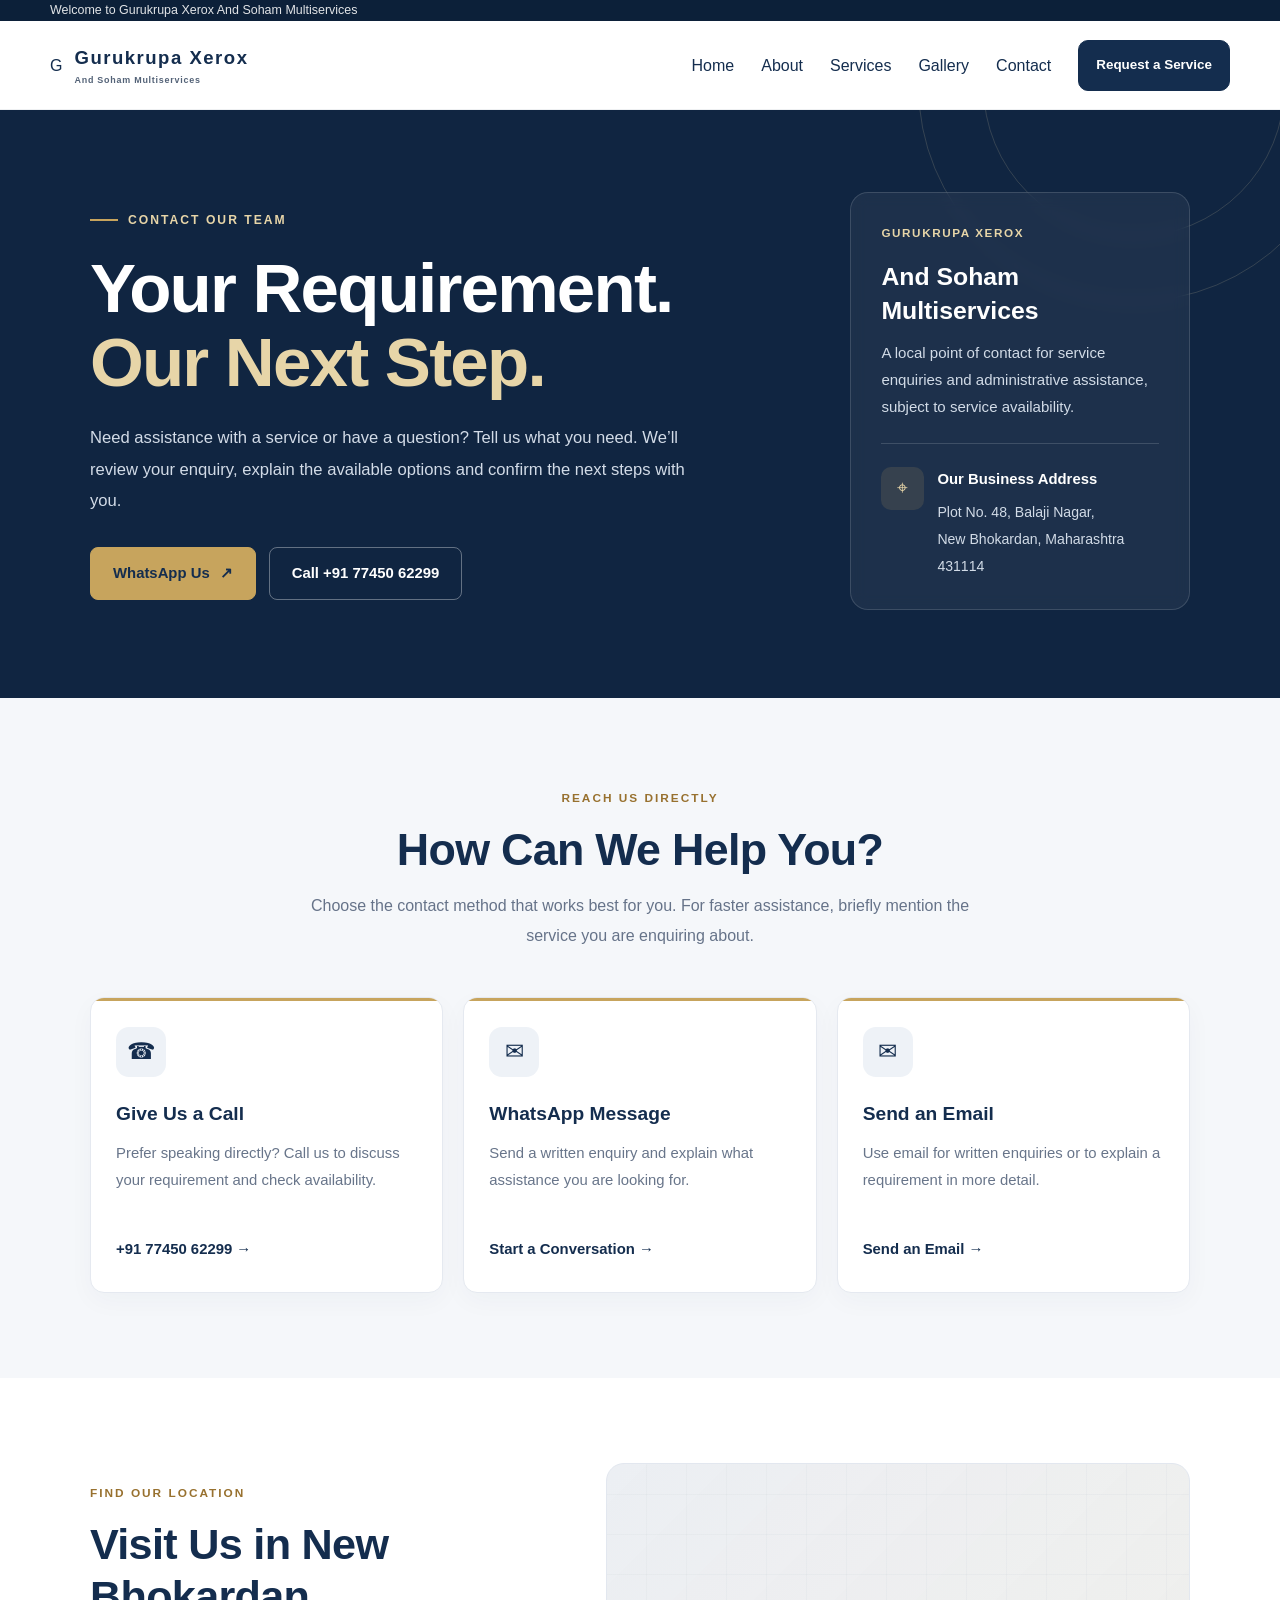
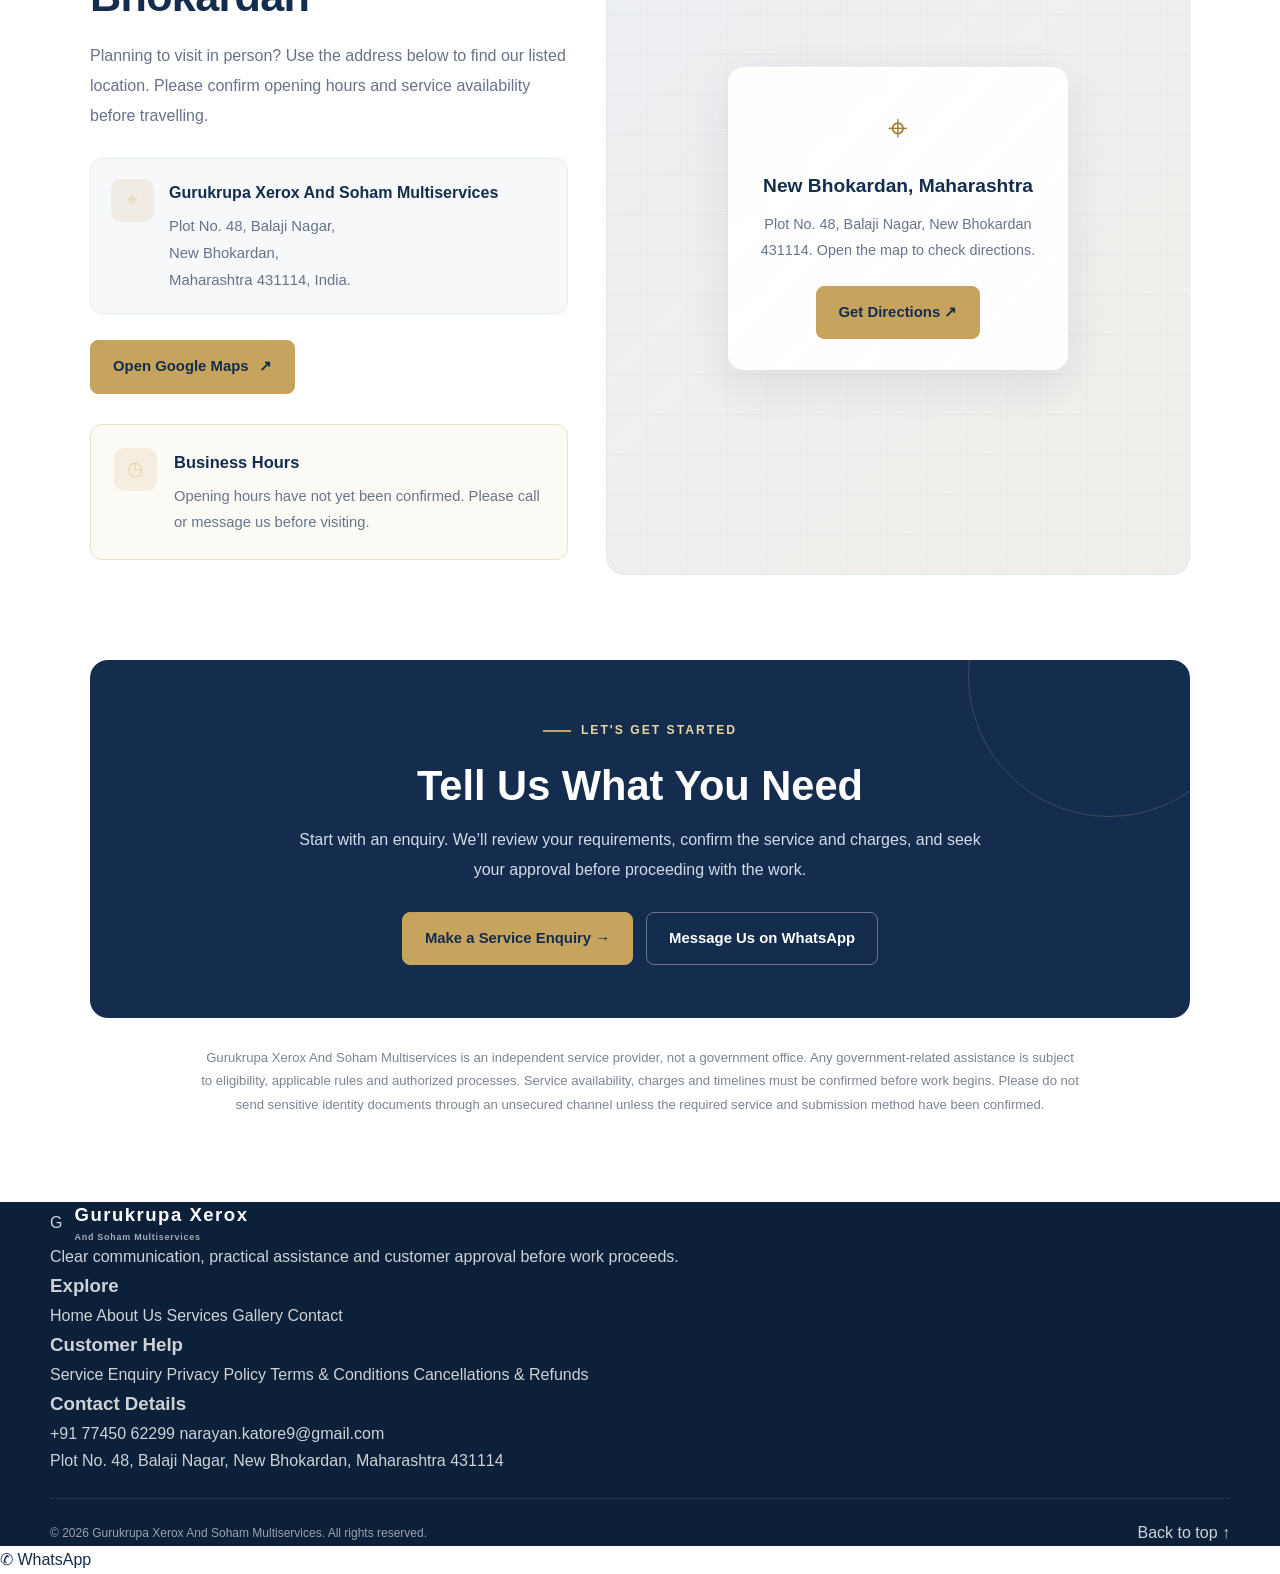
<file: contact.html>
<!DOCTYPE html>
<html lang="en">
<head>
  <meta charset="UTF-8">
  <meta name="viewport" content="width=device-width, initial-scale=1.0">

  <title>Contact | Gurukrupa Xerox And Soham Multiservices</title>
  <meta name="description" content="Contact Gurukrupa Xerox And Soham Multiservices in New Bhokardan, Maharashtra. Call, WhatsApp or email us about your service requirements.">
  <meta name="theme-color" content="#142d4e">

  <link rel="stylesheet" href="style.css">

  <style>
    /* CONTACT PAGE */
    .contact-page {
      color: #25344a;
      background: #fff;
    }

    .contact-hero {
      position: relative;
      isolation: isolate;
      overflow: hidden;
      padding: 82px 22px 88px;
      background: #102541;
      color: #fff;
    }

    .contact-hero::before,
    .contact-hero::after {
      position: absolute;
      z-index: -1;
      content: "";
      border: 1px solid rgba(231, 213, 168, .17);
      border-radius: 50%;
      pointer-events: none;
    }

    .contact-hero::before {
      width: 430px;
      height: 430px;
      top: -240px;
      right: -70px;
    }

    .contact-hero::after {
      width: 300px;
      height: 300px;
      top: -175px;
      right: -5px;
    }

    .contact-hero-inner {
      width: min(1100px, 100%);
      margin: auto;
      display: grid;
      grid-template-columns: 1.35fr .65fr;
      align-items: center;
      gap: 55px;
    }

    .contact-eyebrow {
      display: inline-flex;
      align-items: center;
      gap: 10px;
      margin-bottom: 20px;
      color: #e7d5a8;
      font-size: .76rem;
      font-weight: 800;
      letter-spacing: 2px;
      text-transform: uppercase;
    }

    .contact-eyebrow::before {
      width: 28px;
      height: 2px;
      background: #c7a45d;
      content: "";
    }

    .contact-hero h1 {
      max-width: 700px;
      margin: 0 0 22px;
      font-size: clamp(2.6rem, 5.4vw, 4.5rem);
      font-weight: 800;
      letter-spacing: -1.8px;
      line-height: 1.08;
    }

    .contact-hero h1 span {
      color: #e7d5a8;
    }

    .contact-hero-copy {
      max-width: 610px;
      margin: 0;
      color: #d2dbe7;
      font-size: 1.04rem;
      line-height: 1.9;
    }

    .contact-hero-actions {
      display: flex;
      flex-wrap: wrap;
      gap: 13px;
      margin-top: 30px;
    }

    .contact-btn {
      display: inline-flex;
      min-height: 50px;
      align-items: center;
      justify-content: center;
      gap: 10px;
      padding: 13px 22px;
      border: 1px solid #c7a45d;
      border-radius: 8px;
      background: #c7a45d;
      color: #142d4e;
      font-size: .93rem;
      font-weight: 800;
      text-align: center;
      text-decoration: none;
      transition: transform .2s ease, background .2s ease;
    }

    .contact-btn:hover {
      transform: translateY(-2px);
      background: #e7d5a8;
    }

    .contact-btn-outline {
      border-color: rgba(255,255,255,.35);
      background: transparent;
      color: #fff;
    }

    .contact-btn-outline:hover {
      background: rgba(255,255,255,.08);
    }

    .contact-hero-card {
      padding: 30px;
      border: 1px solid rgba(255,255,255,.14);
      border-radius: 18px;
      background: rgba(255,255,255,.055);
      backdrop-filter: blur(8px);
    }

    .contact-hero-card-label {
      margin-bottom: 17px;
      color: #e7d5a8;
      font-size: .73rem;
      font-weight: 800;
      letter-spacing: 1.6px;
      text-transform: uppercase;
    }

    .contact-hero-card h2 {
      margin: 0 0 12px;
      color: #fff;
      font-size: 1.55rem;
      line-height: 1.35;
    }

    .contact-hero-card p {
      margin: 0;
      color: #d2dbe7;
      font-size: .94rem;
      line-height: 1.8;
    }

    .contact-hero-card-divider {
      height: 1px;
      margin: 23px 0;
      background: rgba(255,255,255,.15);
    }

    .contact-hero-card-address {
      display: flex;
      align-items: flex-start;
      gap: 13px;
    }

    .contact-location-symbol {
      display: grid;
      width: 43px;
      height: 43px;
      flex-shrink: 0;
      place-items: center;
      border-radius: 10px;
      background: rgba(199,164,93,.15);
      color: #e7d5a8;
      font-size: 1.2rem;
    }

    .contact-hero-card-address strong {
      display: block;
      margin-bottom: 5px;
      color: #fff;
      font-size: .93rem;
    }

    .contact-hero-card-address span {
      color: #d2dbe7;
      font-size: .88rem;
      line-height: 1.7;
    }

    /* CONTACT INFORMATION */
    .contact-main-section {
      padding: 85px 22px;
      background: #f5f7fa;
    }

    .contact-container {
      width: min(1100px, 100%);
      margin: auto;
    }

    .contact-section-intro {
      max-width: 680px;
      margin: 0 auto 45px;
      text-align: center;
    }

    .contact-section-kicker {
      color: #98712f;
      font-size: .74rem;
      font-weight: 800;
      letter-spacing: 2px;
      text-transform: uppercase;
    }

    .contact-section-intro h2 {
      margin: 13px 0 14px;
      color: #142d4e;
      font-size: clamp(2rem, 4vw, 2.8rem);
      letter-spacing: -.7px;
      line-height: 1.2;
    }

    .contact-section-intro p {
      margin: 0;
      color: #667389;
      line-height: 1.9;
    }

    .contact-methods {
      display: grid;
      grid-template-columns: repeat(3, minmax(0, 1fr));
      gap: 20px;
    }

    .contact-method {
      position: relative;
      overflow: hidden;
      padding: 29px 25px;
      border: 1px solid #e5e9f0;
      border-radius: 14px;
      background: #fff;
      box-shadow: 0 8px 26px rgba(20,45,78,.035);
      transition: transform .2s ease, box-shadow .2s ease;
    }

    .contact-method:hover {
      transform: translateY(-4px);
      box-shadow: 0 14px 32px rgba(20,45,78,.08);
    }

    .contact-method::before {
      position: absolute;
      top: 0;
      left: 0;
      width: 100%;
      height: 3px;
      background: #c7a45d;
      content: "";
    }

    .contact-method-icon {
      display: grid;
      width: 50px;
      height: 50px;
      margin-bottom: 21px;
      place-items: center;
      border-radius: 13px;
      background: #eef2f7;
      color: #142d4e;
      font-size: 1.45rem;
    }

    .contact-method h3 {
      margin: 0 0 10px;
      color: #142d4e;
      font-size: 1.2rem;
    }

    .contact-method p {
      min-height: 76px;
      margin: 0 0 19px;
      color: #68758a;
      font-size: .93rem;
      line-height: 1.8;
    }

    .contact-method a {
      color: #142d4e;
      font-size: .93rem;
      font-weight: 800;
      overflow-wrap: anywhere;
      text-decoration: none;
    }

    .contact-method a:hover {
      color: #98712f;
      text-decoration: underline;
    }

    /* LOCATION */
    .contact-location-section {
      padding: 85px 22px;
      background: #fff;
    }

    .contact-location-layout {
      display: grid;
      grid-template-columns: .9fr 1.1fr;
      gap: 38px;
      align-items: stretch;
    }

    .contact-location-copy {
      padding: 15px 0;
    }

    .contact-location-copy h2 {
      margin: 14px 0 18px;
      color: #142d4e;
      font-size: clamp(2rem, 4vw, 2.7rem);
      letter-spacing: -.7px;
      line-height: 1.2;
    }

    .contact-location-copy > p {
      color: #667389;
      line-height: 1.9;
    }

    .contact-address-box {
      display: flex;
      align-items: flex-start;
      gap: 15px;
      margin: 26px 0;
      padding: 20px;
      border: 1px solid #e5e9f0;
      border-radius: 12px;
      background: #f7f8fa;
    }

    .contact-address-box h3 {
      margin: 0 0 7px;
      color: #142d4e;
      font-size: 1rem;
    }

    .contact-address-box p {
      margin: 0;
      color: #667389;
      font-size: .93rem;
      line-height: 1.8;
    }

    .contact-map-panel {
      display: flex;
      min-height: 360px;
      align-items: center;
      justify-content: center;
      padding: 35px;
      border: 1px solid #e2e7ef;
      border-radius: 18px;
      background:
        linear-gradient(135deg, rgba(20,45,78,.04), rgba(199,164,93,.10)),
        repeating-linear-gradient(
          0deg,
          transparent,
          transparent 39px,
          rgba(20,45,78,.055) 40px
        ),
        repeating-linear-gradient(
          90deg,
          transparent,
          transparent 39px,
          rgba(20,45,78,.055) 40px
        ),
        #f5f7fa;
      text-align: center;
    }

    .contact-map-inner {
      max-width: 340px;
      padding: 30px;
      border: 1px solid rgba(255,255,255,.9);
      border-radius: 16px;
      background: rgba(255,255,255,.94);
      box-shadow: 0 15px 45px rgba(20,45,78,.09);
    }

    .contact-map-pin {
      margin-bottom: 12px;
      color: #a17d38;
      font-size: 2.2rem;
    }

    .contact-map-inner h3 {
      margin: 0 0 10px;
      color: #142d4e;
      font-size: 1.2rem;
    }

    .contact-map-inner p {
      margin: 0 0 22px;
      color: #68758a;
      font-size: .9rem;
      line-height: 1.8;
    }

    /* OPENING HOURS */
    .contact-hours {
      display: flex;
      align-items: flex-start;
      gap: 17px;
      margin-top: 30px;
      padding: 23px;
      border: 1px solid #e9dfca;
      border-radius: 12px;
      background: #fcfaf5;
    }

    .contact-hours h3 {
      margin: 0 0 7px;
      color: #142d4e;
      font-size: 1.03rem;
    }

    .contact-hours p {
      margin: 0;
      color: #68758a;
      font-size: .92rem;
      line-height: 1.8;
    }

    /* FINAL CTA */
    .contact-final-section {
      padding: 0 22px 85px;
      background: #fff;
    }

    .contact-final-panel {
      position: relative;
      isolation: isolate;
      overflow: hidden;
      width: min(1100px, 100%);
      margin: auto;
      padding: 53px 30px;
      border-radius: 18px;
      background: #142d4e;
      color: #fff;
      text-align: center;
    }

    .contact-final-panel::after {
      position: absolute;
      z-index: -1;
      top: -125px;
      right: -60px;
      width: 280px;
      height: 280px;
      border: 1px solid rgba(231,213,168,.18);
      border-radius: 50%;
      content: "";
    }

    .contact-final-panel h2 {
      margin: 0 0 14px;
      font-size: clamp(1.8rem, 4vw, 2.6rem);
      line-height: 1.2;
    }

    .contact-final-panel > p {
      max-width: 690px;
      margin: 0 auto 26px;
      color: #d2dbe7;
      line-height: 1.9;
    }

    .contact-final-actions {
      display: flex;
      flex-wrap: wrap;
      justify-content: center;
      gap: 13px;
    }

    .contact-legal-note {
      max-width: 880px;
      margin: 28px auto 0;
      color: #7a8493;
      font-size: .82rem;
      line-height: 1.8;
      text-align: center;
    }

    @media (max-width: 900px) {
      .contact-hero-inner {
        grid-template-columns: 1fr;
        gap: 35px;
      }

      .contact-hero-card {
        max-width: 550px;
      }

      .contact-methods {
        grid-template-columns: repeat(2, minmax(0, 1fr));
      }

      .contact-location-layout {
        grid-template-columns: 1fr;
        gap: 25px;
      }

      .contact-location-copy {
        max-width: 700px;
      }
    }

    @media (max-width: 600px) {
      .contact-hero {
        padding: 60px 20px;
      }

      .contact-hero h1 {
        letter-spacing: -1px;
      }

      .contact-hero-actions {
        flex-direction: column;
      }

      .contact-hero-actions .contact-btn {
        width: 100%;
      }

      .contact-hero-card {
        padding: 23px;
      }

      .contact-main-section,
      .contact-location-section {
        padding: 58px 18px;
      }

      .contact-methods {
        grid-template-columns: 1fr;
      }

      .contact-method {
        padding: 25px;
      }

      .contact-method p {
        min-height: auto;
      }

      .contact-map-panel {
        min-height: 300px;
        padding: 20px;
      }

      .contact-map-inner {
        padding: 24px 18px;
      }

      .contact-final-section {
        padding: 0 18px 58px;
      }

      .contact-final-panel {
        padding: 38px 22px;
      }

      .contact-final-actions {
        flex-direction: column;
      }

      .contact-final-actions .contact-btn {
        width: 100%;
      }
    }

    @media (prefers-reduced-motion: reduce) {
      .contact-btn,
      .contact-method {
        transition: none;
      }

      .contact-btn:hover,
      .contact-method:hover {
        transform: none;
      }
    }
  </style>
</head>

<body id="top">

  <!-- Announcement bar -->
  <div class="announcement-bar">
    <div class="container">
      <p>Welcome to Gurukrupa Xerox And Soham Multiservices</p>
    </div>
  </div>

  <!-- Main navigation -->
  <header class="site-header">
    <div class="container header-inner">

      <a class="brand" href="index.html" aria-label="Gurukrupa Xerox And Soham Multiservices home">
        <span class="brand-mark" aria-hidden="true">G</span>
        <span class="brand-copy">
          <span class="brand-name">Gurukrupa Xerox</span>
          <span class="brand-subtitle">And Soham Multiservices</span>
        </span>
      </a>

      <button
        class="menu-toggle"
        id="menuToggle"
        type="button"
        aria-label="Open navigation menu"
        aria-controls="mainNavigation"
        aria-expanded="false"
      >
        <span></span>
        <span></span>
        <span></span>
      </button>

      <nav class="main-navigation" id="mainNavigation" aria-label="Main navigation">
        <a href="index.html">Home</a>
        <a href="about.html">About</a>
        <a href="services.html">Services</a>
        <a href="gallery.html">Gallery</a>
        <a class="active" href="contact.html" aria-current="page">Contact</a>
        <a class="btn btn-primary nav-cta" href="service-request.html">Request a Service</a>
      </nav>

    </div>
  </header>

  <main class="contact-page">

    <!-- Hero -->
    <section class="contact-hero">
      <div class="contact-hero-inner">

        <div>
          <span class="contact-eyebrow">Contact Our Team</span>

          <h1>
            Your Requirement.<br>
            <span>Our Next Step.</span>
          </h1>

          <p class="contact-hero-copy">
            Need assistance with a service or have a question?
            Tell us what you need. We’ll review your enquiry, explain
            the available options and confirm the next steps with you.
          </p>

          <div class="contact-hero-actions">
            <a
              class="contact-btn"
              href="https://wa.me/917745062299?text=Hello%2C%20I%20would%20like%20to%20enquire%20about%20your%20services."
              target="_blank"
              rel="noopener noreferrer"
            >
              WhatsApp Us <span aria-hidden="true">↗</span>
            </a>

            <a class="contact-btn contact-btn-outline" href="tel:+917745062299">
              Call +91 77450 62299
            </a>
          </div>
        </div>

        <aside class="contact-hero-card">
          <div class="contact-hero-card-label">Gurukrupa Xerox</div>
          <h2>And Soham Multiservices</h2>
          <p>
            A local point of contact for service enquiries and
            administrative assistance, subject to service availability.
          </p>

          <div class="contact-hero-card-divider"></div>

          <div class="contact-hero-card-address">
            <div class="contact-location-symbol" aria-hidden="true">⌖</div>
            <div>
              <strong>Our Business Address</strong>
              <span>
                Plot No. 48, Balaji Nagar,<br>
                New Bhokardan, Maharashtra 431114
              </span>
            </div>
          </div>
        </aside>

      </div>
    </section>

    <!-- Contact methods -->
    <section class="contact-main-section">
      <div class="contact-container">

        <div class="contact-section-intro">
          <span class="contact-section-kicker">Reach Us Directly</span>
          <h2>How Can We Help You?</h2>
          <p>
            Choose the contact method that works best for you.
            For faster assistance, briefly mention the service you
            are enquiring about.
          </p>
        </div>

        <div class="contact-methods">

          <article class="contact-method">
            <div class="contact-method-icon" aria-hidden="true">☎</div>
            <h3>Give Us a Call</h3>
            <p>
              Prefer speaking directly? Call us to discuss your
              requirement and check availability.
            </p>
            <a href="tel:+917745062299">
              +91 77450 62299 →
            </a>
          </article>

          <article class="contact-method">
            <div class="contact-method-icon" aria-hidden="true">✉</div>
            <h3>WhatsApp Message</h3>
            <p>
              Send a written enquiry and explain what assistance
              you are looking for.
            </p>
            <a
              href="https://wa.me/917745062299?text=Hello%2C%20I%20would%20like%20to%20enquire%20about%20your%20services."
              target="_blank"
              rel="noopener noreferrer"
            >
              Start a Conversation →
            </a>
          </article>

          <article class="contact-method">
            <div class="contact-method-icon" aria-hidden="true">✉</div>
            <h3>Send an Email</h3>
            <p>
              Use email for written enquiries or to explain a
              requirement in more detail.
            </p>
            <a href="mailto:narayan.katore9@gmail.com?subject=Service%20Enquiry">
              Send an Email →
            </a>
          </article>

        </div>

      </div>
    </section>

    <!-- Address and directions -->
    <section class="contact-location-section">
      <div class="contact-container">

        <div class="contact-location-layout">

          <div class="contact-location-copy">
            <span class="contact-section-kicker">Find Our Location</span>

            <h2>Visit Us in New Bhokardan</h2>

            <p>
              Planning to visit in person? Use the address below to
              find our listed location. Please confirm opening hours
              and service availability before travelling.
            </p>

            <div class="contact-address-box">
              <div class="contact-location-symbol" aria-hidden="true">⌖</div>
              <div>
                <h3>Gurukrupa Xerox And Soham Multiservices</h3>
                <p>
                  Plot No. 48, Balaji Nagar,<br>
                  New Bhokardan,<br>
                  Maharashtra 431114, India.
                </p>
              </div>
            </div>

            <a
              class="contact-btn"
              href="https://www.google.com/maps/search/?api=1&query=Plot+No.+48%2C+Balaji+Nagar%2C+New+Bhokardan%2C+Maharashtra+431114"
              target="_blank"
              rel="noopener noreferrer"
            >
              Open Google Maps <span aria-hidden="true">↗</span>
            </a>

            <div class="contact-hours">
              <div class="contact-location-symbol" aria-hidden="true">◷</div>
              <div>
                <h3>Business Hours</h3>
                <p>
                  Opening hours have not yet been confirmed.
                  Please call or message us before visiting.
                </p>
              </div>
            </div>
          </div>

          <div class="contact-map-panel">
            <div class="contact-map-inner">
              <div class="contact-map-pin" aria-hidden="true">⌖</div>
              <h3>New Bhokardan, Maharashtra</h3>
              <p>
                Plot No. 48, Balaji Nagar, New Bhokardan 431114.
                Open the map to check directions.
              </p>
              <a
                class="contact-btn"
                href="https://www.google.com/maps/search/?api=1&query=Plot+No.+48%2C+Balaji+Nagar%2C+New+Bhokardan%2C+Maharashtra+431114"
                target="_blank"
                rel="noopener noreferrer"
              >
                Get Directions ↗
              </a>
            </div>
          </div>

        </div>

      </div>
    </section>

    <!-- Enquiry call to action -->
    <section class="contact-final-section">
      <div class="contact-final-panel">
        <span class="contact-eyebrow">Let's Get Started</span>

        <h2>Tell Us What You Need</h2>

        <p>
          Start with an enquiry. We’ll review your requirements,
          confirm the service and charges, and seek your approval
          before proceeding with the work.
        </p>

        <div class="contact-final-actions">
          <a class="contact-btn" href="service-request.html">
            Make a Service Enquiry →
          </a>

          <a
            class="contact-btn contact-btn-outline"
            href="https://wa.me/917745062299?text=Hello%2C%20I%20would%20like%20to%20discuss%20a%20service%20requirement."
            target="_blank"
            rel="noopener noreferrer"
          >
            Message Us on WhatsApp
          </a>
        </div>
      </div>

      <p class="contact-legal-note">
        Gurukrupa Xerox And Soham Multiservices is an independent
        service provider, not a government office. Any government-related
        assistance is subject to eligibility, applicable rules and
        authorized processes. Service availability, charges and timelines
        must be confirmed before work begins. Please do not send sensitive
        identity documents through an unsecured channel unless the
        required service and submission method have been confirmed.
      </p>
    </section>

  </main>

  <!-- Footer -->
  <footer class="site-footer">
    <div class="container footer-grid">

      <div class="footer-brand">
        <a class="brand footer-logo" href="index.html">
          <span class="brand-mark" aria-hidden="true">G</span>
          <span class="brand-copy">
            <span class="brand-name">Gurukrupa Xerox</span>
            <span class="brand-subtitle">And Soham Multiservices</span>
          </span>
        </a>
        <p>
          Clear communication, practical assistance and customer
          approval before work proceeds.
        </p>
      </div>

      <div class="footer-links">
        <h3>Explore</h3>
        <a href="index.html">Home</a>
        <a href="about.html">About Us</a>
        <a href="services.html">Services</a>
        <a href="gallery.html">Gallery</a>
        <a href="contact.html">Contact</a>
      </div>

      <div class="footer-links">
        <h3>Customer Help</h3>
        <a href="service-request.html">Service Enquiry</a>
        <a href="privacy.html">Privacy Policy</a>
        <a href="terms.html">Terms & Conditions</a>
        <a href="cancellation-refunds.html">Cancellations & Refunds</a>
      </div>

      <div class="footer-contact">
        <h3>Contact Details</h3>
        <a href="tel:+917745062299">+91 77450 62299</a>
        <a href="mailto:narayan.katore9@gmail.com">
          narayan.katore9@gmail.com
        </a>
        <p>Plot No. 48, Balaji Nagar, New Bhokardan, Maharashtra 431114</p>
      </div>

    </div>

    <div class="container footer-bottom">
      <p>
        © <span id="currentYear"></span>
        Gurukrupa Xerox And Soham Multiservices. All rights reserved.
      </p>
      <a href="#top">Back to top ↑</a>
    </div>
  </footer>

  <!-- Floating WhatsApp button -->
  <a
    class="whatsapp-float"
    href="https://wa.me/917745062299?text=Hello%2C%20I%20would%20like%20to%20enquire%20about%20your%20services."
    target="_blank"
    rel="noopener noreferrer"
    aria-label="Contact us on WhatsApp"
  >
    <span aria-hidden="true">✆</span>
    <span>WhatsApp</span>
  </a>

  <script src="script.js"></script>
</body>
</html>
</file>
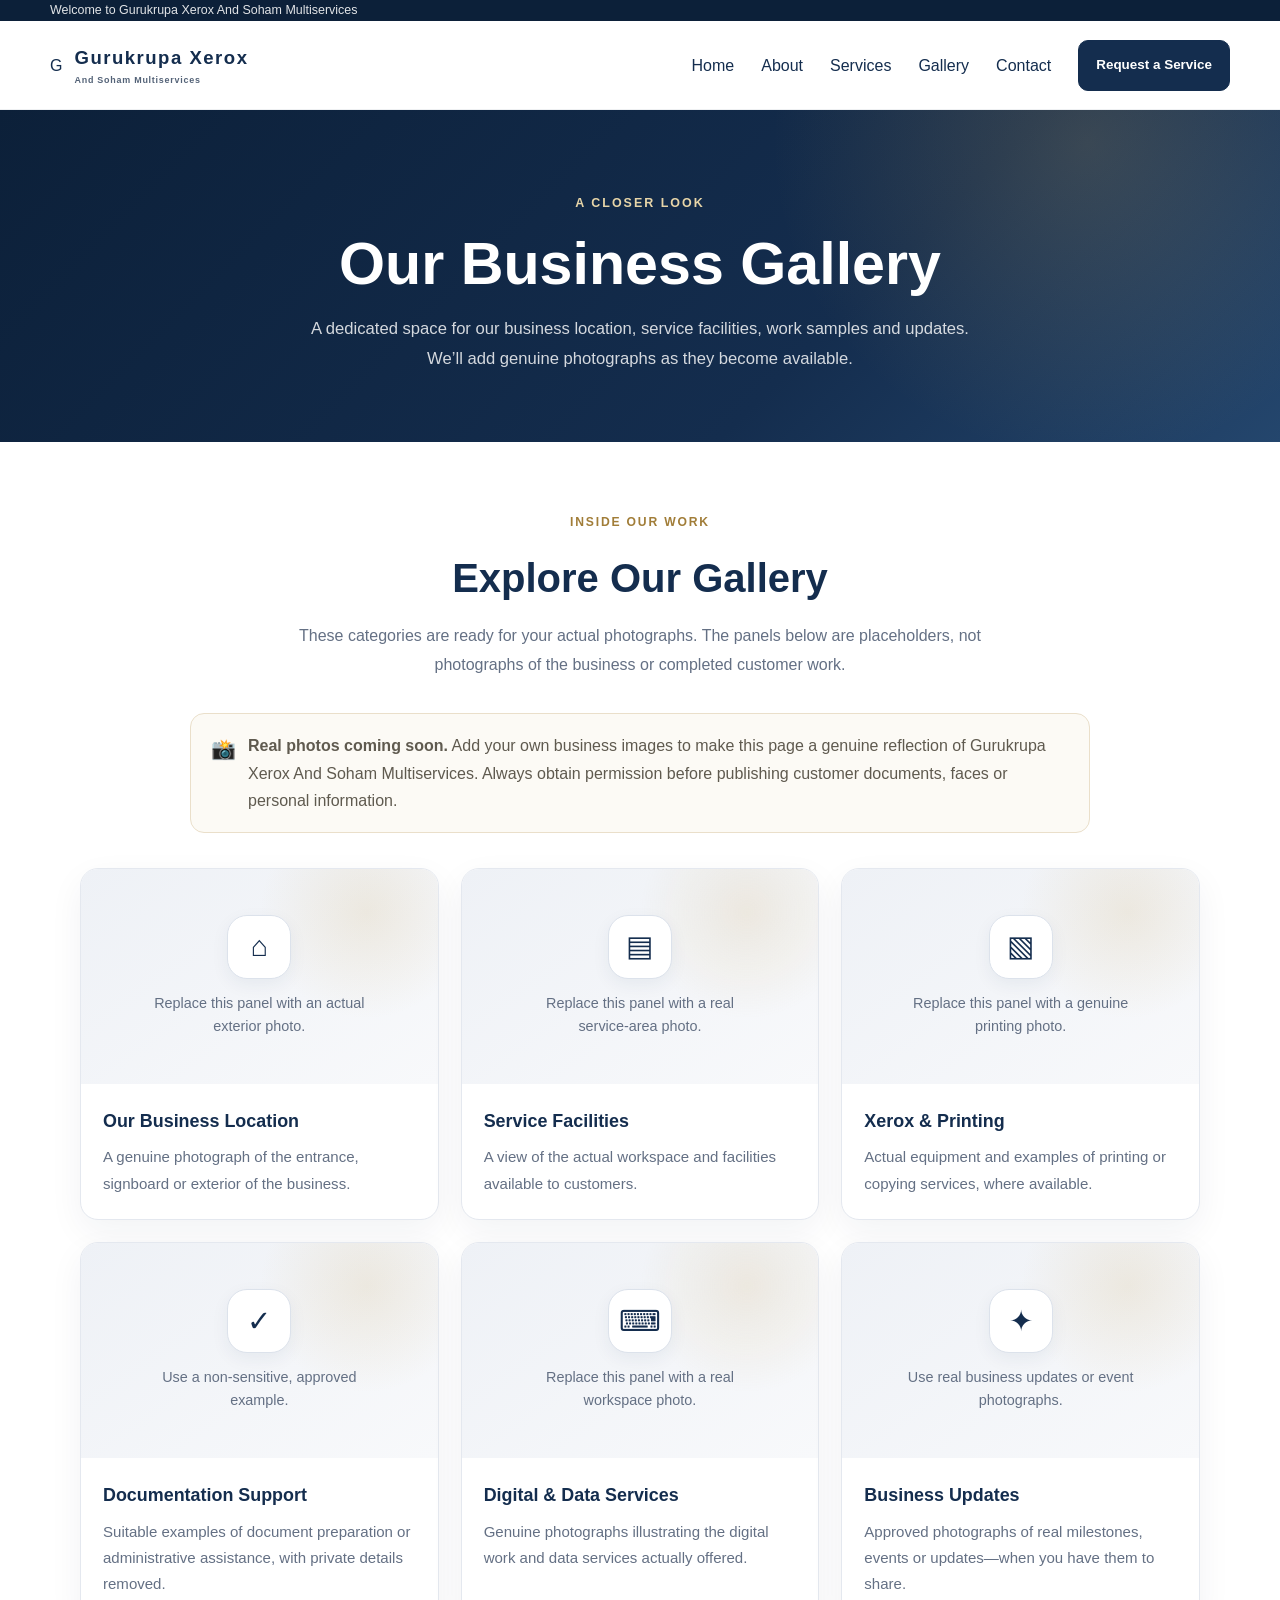
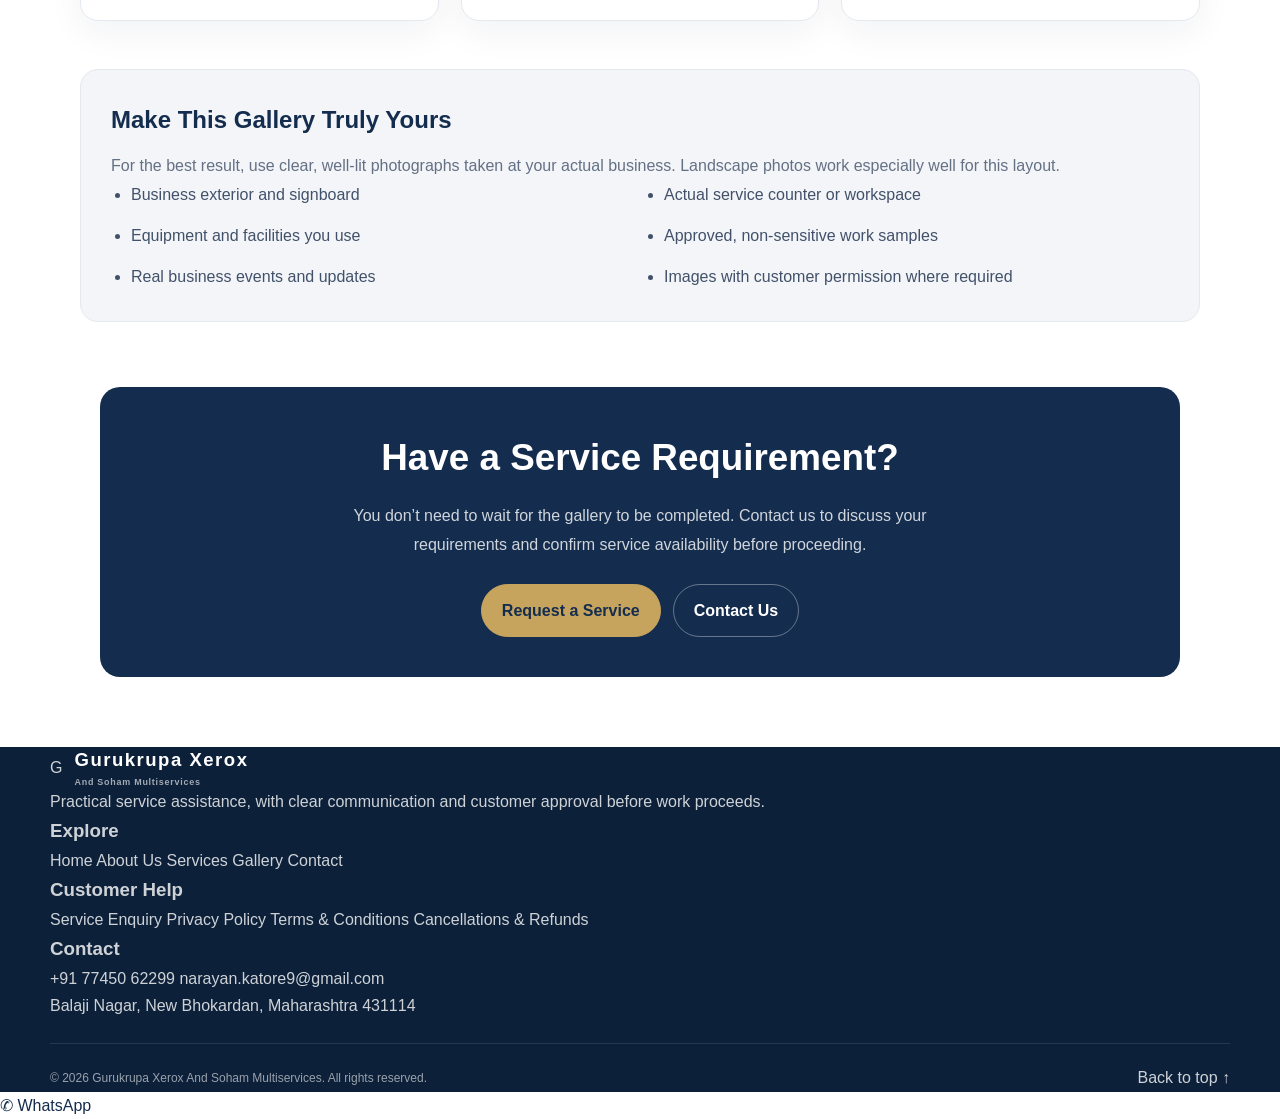
<file: gallery.html>
<!DOCTYPE html>
<html lang="en">
<head>
  <meta charset="UTF-8">
  <meta name="viewport" content="width=device-width, initial-scale=1.0">

  <title>Gallery | Gurukrupa Xerox And Soham Multiservices</title>
  <meta
    name="description"
    content="Explore the gallery of Gurukrupa Xerox And Soham Multiservices, New Bhokardan, Maharashtra. View business photos, service facilities and work samples."
  >
  <meta name="theme-color" content="#142d4e">
  <meta name="robots" content="index, follow">

  <link rel="stylesheet" href="style.css">

  <style>
    .gallery-hero {
      position: relative;
      overflow: hidden;
      padding: 78px 20px 68px;
      background:
        radial-gradient(circle at 85% 10%, rgba(199,164,93,.2), transparent 28%),
        linear-gradient(135deg, #0c2039, #142d4e 65%, #24466d);
      color: #fff;
      text-align: center;
    }

    .gallery-hero .eyebrow {
      color: #e7d5a8;
      font-size: .78rem;
      font-weight: 800;
      letter-spacing: 2px;
      text-transform: uppercase;
    }

    .gallery-hero h1 {
      max-width: 820px;
      margin: 16px auto;
      font-size: clamp(2.1rem, 5vw, 3.7rem);
      line-height: 1.12;
    }

    .gallery-hero p {
      max-width: 680px;
      margin: 0 auto;
      color: rgba(255,255,255,.82);
      font-size: 1.04rem;
      line-height: 1.8;
    }

    .gallery-section {
      padding: 65px 20px;
    }

    .gallery-container {
      width: min(1120px, 100%);
      margin: 0 auto;
    }

    .gallery-heading {
      max-width: 720px;
      margin: 0 auto 34px;
      text-align: center;
    }

    .gallery-heading .eyebrow {
      color: #a17d38;
      font-size: .76rem;
      font-weight: 800;
      letter-spacing: 1.8px;
      text-transform: uppercase;
    }

    .gallery-heading h2 {
      margin: 10px 0;
      color: #142d4e;
      font-size: clamp(1.8rem, 4vw, 2.5rem);
    }

    .gallery-heading p {
      color: #647084;
      line-height: 1.8;
    }

    .gallery-notice {
      display: flex;
      gap: 12px;
      align-items: flex-start;
      max-width: 900px;
      margin: 0 auto 35px;
      padding: 18px 20px;
      border: 1px solid #eadfca;
      border-radius: 14px;
      background: #fcfaf5;
      color: #5f5a4f;
      line-height: 1.7;
    }

    .gallery-notice span {
      flex-shrink: 0;
      font-size: 1.25rem;
    }

    .gallery-grid {
      display: grid;
      grid-template-columns: repeat(3, minmax(0, 1fr));
      gap: 22px;
    }

    .gallery-card {
      overflow: hidden;
      border: 1px solid #e4e8ef;
      border-radius: 18px;
      background: #fff;
      box-shadow: 0 12px 35px rgba(20,45,78,.055);
      transition: transform .25s ease, box-shadow .25s ease;
    }

    .gallery-card:hover {
      transform: translateY(-5px);
      box-shadow: 0 18px 40px rgba(20,45,78,.1);
    }

    .gallery-placeholder {
      display: grid;
      min-height: 215px;
      padding: 25px;
      place-items: center;
      background:
        radial-gradient(circle at 80% 20%, rgba(199,164,93,.16), transparent 32%),
        linear-gradient(145deg, #eef1f6, #f8f9fb);
      text-align: center;
    }

    .gallery-placeholder-icon {
      display: grid;
      width: 64px;
      height: 64px;
      margin: 0 auto 13px;
      place-items: center;
      border: 1px solid #dce2eb;
      border-radius: 20px;
      background: #fff;
      color: #142d4e;
      font-size: 1.8rem;
      box-shadow: 0 6px 18px rgba(20,45,78,.06);
    }

    .gallery-placeholder p {
      max-width: 230px;
      margin: 0 auto;
      color: #647084;
      font-size: .9rem;
      line-height: 1.6;
    }

    .gallery-card-content {
      padding: 22px;
    }

    .gallery-card-content h3 {
      margin: 0 0 8px;
      color: #142d4e;
      font-size: 1.12rem;
    }

    .gallery-card-content p {
      margin: 0;
      color: #647084;
      font-size: .94rem;
      line-height: 1.75;
    }

    .gallery-photo-guide {
      margin-top: 48px;
      padding: 30px;
      border: 1px solid #e4e8ef;
      border-radius: 18px;
      background: #f3f5f8;
    }

    .gallery-photo-guide h2 {
      margin: 0 0 12px;
      color: #142d4e;
      font-size: 1.5rem;
    }

    .gallery-photo-guide p {
      color: #647084;
      line-height: 1.8;
    }

    .gallery-photo-guide ul {
      display: grid;
      grid-template-columns: repeat(2, minmax(0, 1fr));
      gap: 12px 28px;
      padding-left: 20px;
      color: #42516a;
      line-height: 1.8;
    }

    .gallery-cta {
      padding: 0 20px 70px;
    }

    .gallery-cta-panel {
      width: min(1080px, 100%);
      margin: 0 auto;
      padding: 40px 28px;
      border-radius: 20px;
      background: #142d4e;
      color: #fff;
      text-align: center;
    }

    .gallery-cta-panel h2 {
      margin: 0 0 12px;
      font-size: clamp(1.7rem, 4vw, 2.3rem);
    }

    .gallery-cta-panel p {
      max-width: 650px;
      margin: 0 auto 24px;
      color: rgba(255,255,255,.8);
      line-height: 1.8;
    }

    .gallery-cta-actions {
      display: flex;
      flex-wrap: wrap;
      justify-content: center;
      gap: 12px;
    }

    .gallery-cta-actions a {
      display: inline-flex;
      min-height: 48px;
      align-items: center;
      justify-content: center;
      padding: 12px 20px;
      border: 1px solid #c7a45d;
      border-radius: 999px;
      background: #c7a45d;
      color: #142d4e;
      font-weight: 800;
      text-decoration: none;
    }

    .gallery-cta-actions a.secondary {
      border-color: rgba(255,255,255,.35);
      background: transparent;
      color: #fff;
    }

    .gallery-cta-actions a:hover {
      filter: brightness(1.08);
    }

    @media (max-width: 850px) {
      .gallery-grid {
        grid-template-columns: repeat(2, minmax(0, 1fr));
      }
    }

    @media (max-width: 580px) {
      .gallery-hero {
        padding: 58px 20px 48px;
      }

      .gallery-section {
        padding: 48px 18px;
      }

      .gallery-grid {
        grid-template-columns: 1fr;
        gap: 18px;
      }

      .gallery-placeholder {
        min-height: 190px;
      }

      .gallery-photo-guide {
        padding: 23px;
      }

      .gallery-photo-guide ul {
        grid-template-columns: 1fr;
      }

      .gallery-cta {
        padding: 0 18px 48px;
      }

      .gallery-cta-panel {
        padding: 30px 20px;
      }

      .gallery-cta-actions {
        flex-direction: column;
      }

      .gallery-cta-actions a {
        width: 100%;
      }
    }

    @media (prefers-reduced-motion: reduce) {
      .gallery-card {
        transition: none;
      }

      .gallery-card:hover {
        transform: none;
      }
    }
  </style>
</head>

<body id="top">

  <!-- Announcement bar -->
  <div class="announcement-bar">
    <div class="container">
      <p>Welcome to Gurukrupa Xerox And Soham Multiservices</p>
    </div>
  </div>

  <!-- Header -->
  <header class="site-header">
    <div class="container header-inner">

      <a class="brand" href="index.html" aria-label="Gurukrupa Xerox And Soham Multiservices home">
        <span class="brand-mark" aria-hidden="true">G</span>
        <span class="brand-copy">
          <span class="brand-name">Gurukrupa Xerox</span>
          <span class="brand-subtitle">And Soham Multiservices</span>
        </span>
      </a>

      <button
        class="menu-toggle"
        id="menuToggle"
        type="button"
        aria-label="Open navigation menu"
        aria-controls="mainNavigation"
        aria-expanded="false"
      >
        <span></span>
        <span></span>
        <span></span>
      </button>

      <nav class="main-navigation" id="mainNavigation" aria-label="Main navigation">
        <a href="index.html">Home</a>
        <a href="about.html">About</a>
        <a href="services.html">Services</a>
        <a class="active" href="gallery.html" aria-current="page">Gallery</a>
        <a href="contact.html">Contact</a>
        <a class="btn btn-primary nav-cta" href="service-request.html">Request a Service</a>
      </nav>

    </div>
  </header>

  <main>

    <!-- Gallery hero -->
    <section class="gallery-hero">
      <span class="eyebrow">A Closer Look</span>
      <h1>Our Business Gallery</h1>
      <p>
        A dedicated space for our business location, service facilities,
        work samples and updates. We’ll add genuine photographs as they
        become available.
      </p>
    </section>

    <!-- Gallery items -->
    <section class="gallery-section" id="gallery">
      <div class="gallery-container">

        <div class="gallery-heading">
          <span class="eyebrow">Inside Our Work</span>
          <h2>Explore Our Gallery</h2>
          <p>
            These categories are ready for your actual photographs.
            The panels below are placeholders, not photographs of the
            business or completed customer work.
          </p>
        </div>

        <div class="gallery-notice">
          <span aria-hidden="true">📸</span>
          <div>
            <strong>Real photos coming soon.</strong>
            Add your own business images to make this page a genuine
            reflection of Gurukrupa Xerox And Soham Multiservices.
            Always obtain permission before publishing customer documents,
            faces or personal information.
          </div>
        </div>

        <div class="gallery-grid">

          <article class="gallery-card">
            <div class="gallery-placeholder">
              <div>
                <div class="gallery-placeholder-icon" aria-hidden="true">⌂</div>
                <p>Replace this panel with an actual exterior photo.</p>
              </div>
            </div>
            <div class="gallery-card-content">
              <h3>Our Business Location</h3>
              <p>
                A genuine photograph of the entrance, signboard or
                exterior of the business.
              </p>
            </div>
          </article>

          <article class="gallery-card">
            <div class="gallery-placeholder">
              <div>
                <div class="gallery-placeholder-icon" aria-hidden="true">▤</div>
                <p>Replace this panel with a real service-area photo.</p>
              </div>
            </div>
            <div class="gallery-card-content">
              <h3>Service Facilities</h3>
              <p>
                A view of the actual workspace and facilities available
                to customers.
              </p>
            </div>
          </article>

          <article class="gallery-card">
            <div class="gallery-placeholder">
              <div>
                <div class="gallery-placeholder-icon" aria-hidden="true">▧</div>
                <p>Replace this panel with a genuine printing photo.</p>
              </div>
            </div>
            <div class="gallery-card-content">
              <h3>Xerox & Printing</h3>
              <p>
                Actual equipment and examples of printing or copying
                services, where available.
              </p>
            </div>
          </article>

          <article class="gallery-card">
            <div class="gallery-placeholder">
              <div>
                <div class="gallery-placeholder-icon" aria-hidden="true">✓</div>
                <p>Use a non-sensitive, approved example.</p>
              </div>
            </div>
            <div class="gallery-card-content">
              <h3>Documentation Support</h3>
              <p>
                Suitable examples of document preparation or
                administrative assistance, with private details removed.
              </p>
            </div>
          </article>

          <article class="gallery-card">
            <div class="gallery-placeholder">
              <div>
                <div class="gallery-placeholder-icon" aria-hidden="true">⌨</div>
                <p>Replace this panel with a real workspace photo.</p>
              </div>
            </div>
            <div class="gallery-card-content">
              <h3>Digital & Data Services</h3>
              <p>
                Genuine photographs illustrating the digital work
                and data services actually offered.
              </p>
            </div>
          </article>

          <article class="gallery-card">
            <div class="gallery-placeholder">
              <div>
                <div class="gallery-placeholder-icon" aria-hidden="true">✦</div>
                <p>Use real business updates or event photographs.</p>
              </div>
            </div>
            <div class="gallery-card-content">
              <h3>Business Updates</h3>
              <p>
                Approved photographs of real milestones, events or
                updates—when you have them to share.
              </p>
            </div>
          </article>

        </div>

        <!-- Photo guidance -->
        <div class="gallery-photo-guide">
          <h2>Make This Gallery Truly Yours</h2>
          <p>
            For the best result, use clear, well-lit photographs taken
            at your actual business. Landscape photos work especially
            well for this layout.
          </p>
          <ul>
            <li>Business exterior and signboard</li>
            <li>Actual service counter or workspace</li>
            <li>Equipment and facilities you use</li>
            <li>Approved, non-sensitive work samples</li>
            <li>Real business events and updates</li>
            <li>Images with customer permission where required</li>
          </ul>
        </div>

      </div>
    </section>

    <!-- Gallery call to action -->
    <section class="gallery-cta">
      <div class="gallery-cta-panel">
        <h2>Have a Service Requirement?</h2>
        <p>
          You don’t need to wait for the gallery to be completed.
          Contact us to discuss your requirements and confirm service
          availability before proceeding.
        </p>
        <div class="gallery-cta-actions">
          <a href="service-request.html">Request a Service</a>
          <a class="secondary" href="contact.html">Contact Us</a>
        </div>
      </div>
    </section>

  </main>

  <!-- Footer -->
  <footer class="site-footer">
    <div class="container footer-grid">

      <div class="footer-brand">
        <a class="brand footer-logo" href="index.html">
          <span class="brand-mark" aria-hidden="true">G</span>
          <span class="brand-copy">
            <span class="brand-name">Gurukrupa Xerox</span>
            <span class="brand-subtitle">And Soham Multiservices</span>
          </span>
        </a>
        <p>
          Practical service assistance, with clear communication and
          customer approval before work proceeds.
        </p>
      </div>

      <div class="footer-links">
        <h3>Explore</h3>
        <a href="index.html">Home</a>
        <a href="about.html">About Us</a>
        <a href="services.html">Services</a>
        <a href="gallery.html">Gallery</a>
        <a href="contact.html">Contact</a>
      </div>

      <div class="footer-links">
        <h3>Customer Help</h3>
        <a href="service-request.html">Service Enquiry</a>
        <a href="privacy.html">Privacy Policy</a>
        <a href="terms.html">Terms & Conditions</a>
        <a href="cancellation-refunds.html">Cancellations & Refunds</a>
      </div>

      <div class="footer-contact">
        <h3>Contact</h3>
        <a href="tel:+917745062299">+91 77450 62299</a>
        <a href="mailto:narayan.katore9@gmail.com">
          narayan.katore9@gmail.com
        </a>
        <p>Balaji Nagar, New Bhokardan, Maharashtra 431114</p>
      </div>

    </div>

    <div class="container footer-bottom">
      <p>
        © <span id="currentYear"></span>
        Gurukrupa Xerox And Soham Multiservices. All rights reserved.
      </p>
      <a href="#top">Back to top ↑</a>
    </div>
  </footer>

  <!-- Floating WhatsApp button -->
  <a
    class="whatsapp-float"
    href="https://wa.me/917745062299?text=Hello%2C%20I%20would%20like%20to%20enquire%20about%20your%20services."
    target="_blank"
    rel="noopener noreferrer"
    aria-label="Contact us on WhatsApp"
  >
    <span aria-hidden="true">✆</span>
    <span>WhatsApp</span>
  </a>

  <script src="script.js"></script>
</body>
</html>
</file>
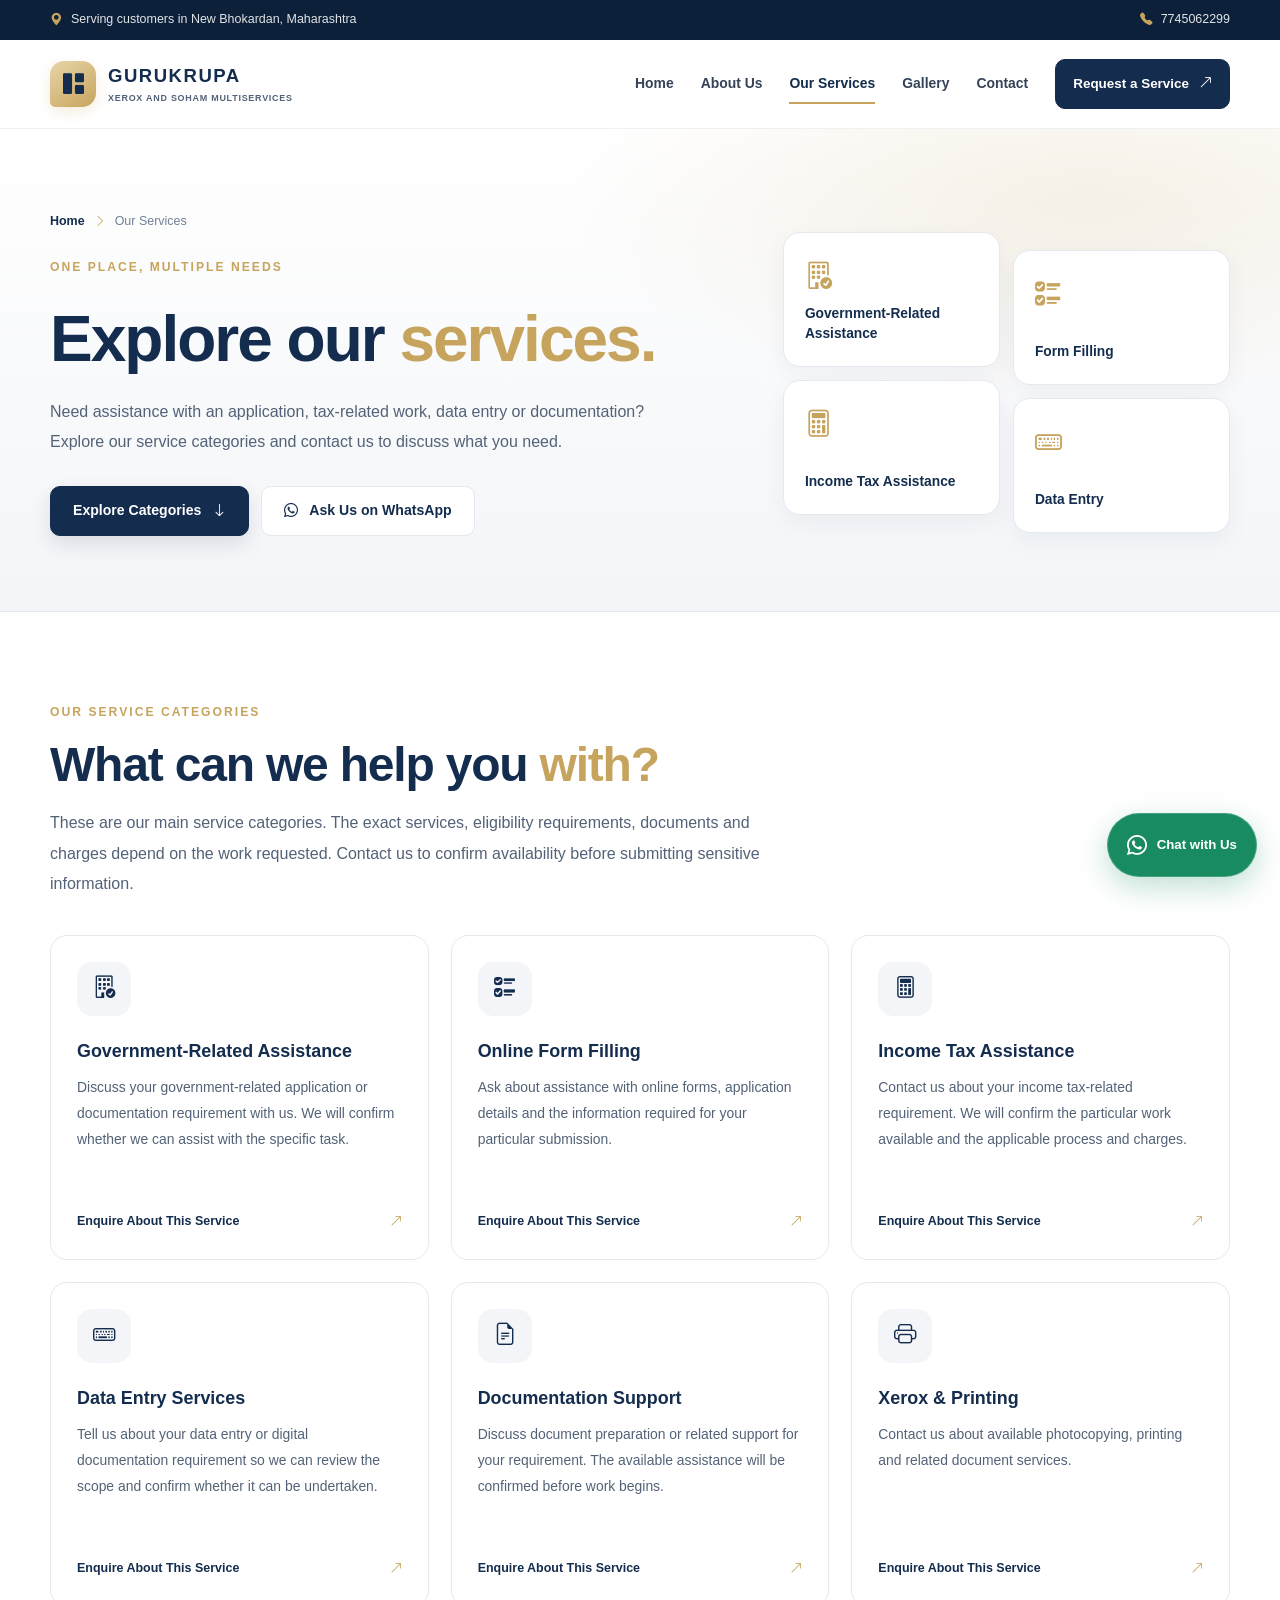
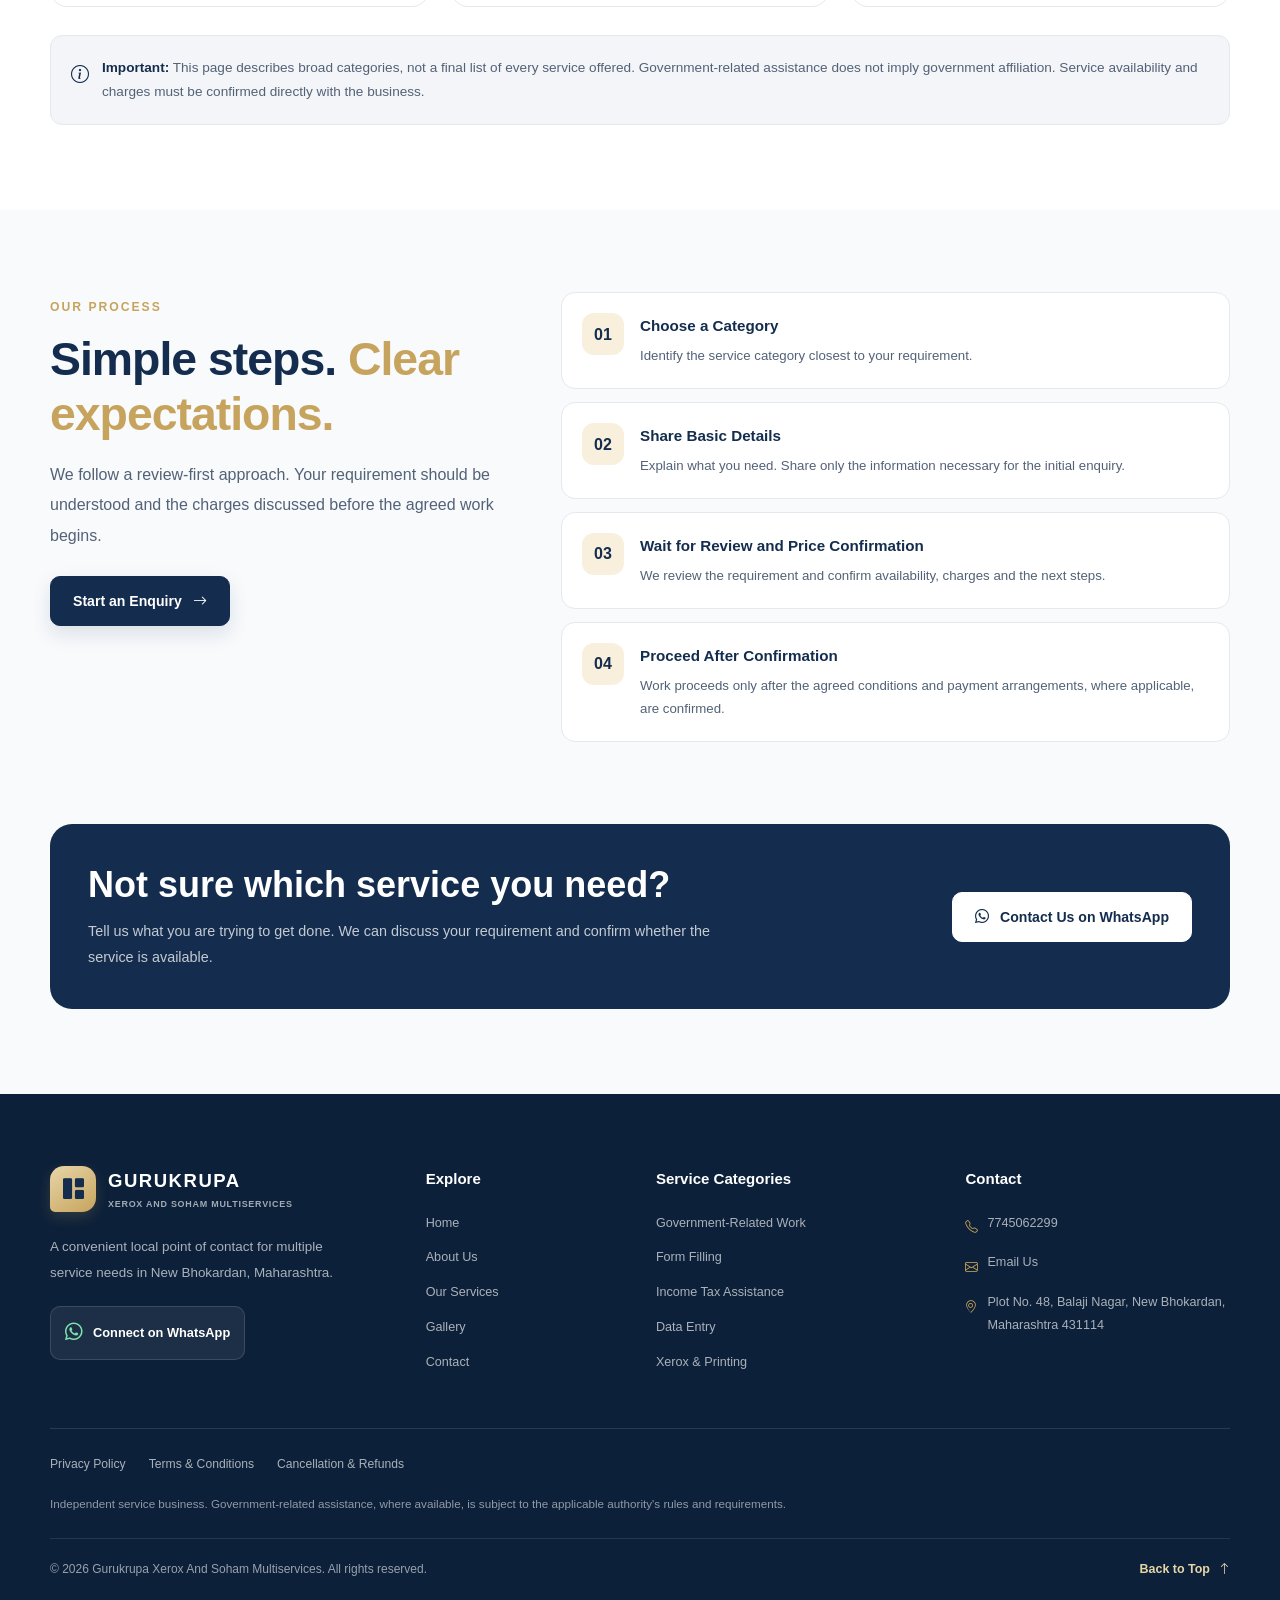
<file: services.html>
<!DOCTYPE html>
<html lang="en">
<head>
  <meta charset="UTF-8">
  <meta name="viewport" content="width=device-width, initial-scale=1.0">

  <title>Our Services | Gurukrupa Xerox And Soham Multiservices</title>

  <meta
    name="description"
    content="Explore government-related assistance, form filling, income tax assistance, data entry, documentation support and Xerox services at Gurukrupa Xerox And Soham Multiservices, New Bhokardan."
  >

  <meta name="theme-color" content="#142D4E">

  <link rel="stylesheet" href="style.css">

  <link
    rel="stylesheet"
    href="https://cdn.jsdelivr.net/npm/bootstrap-icons@1.11.3/font/bootstrap-icons.min.css"
  >

  <script src="script.js" defer></script>

  <style>
    /* Services-page-specific styles */

    .page-hero {
      padding: 82px 0 75px;
      background:
        radial-gradient(
          ellipse at 85% 15%,
          rgba(199, 164, 93, 0.15),
          transparent 34%
        ),
        linear-gradient(180deg, #ffffff, #f3f5f8);
      border-bottom: 1px solid #e4e9f0;
    }

    .page-hero-grid {
      display: grid;
      grid-template-columns: 1fr 0.65fr;
      align-items: center;
      gap: 45px;
    }

    .breadcrumb {
      display: flex;
      flex-wrap: wrap;
      align-items: center;
      gap: 9px;
      color: #718096;
      font-size: 0.78rem;
    }

    .breadcrumb a {
      color: #142d4e;
      font-weight: 700;
    }

    .breadcrumb i {
      color: #c7a45d;
    }

    .page-hero h1 {
      max-width: 750px;
      margin-top: 25px;
      color: #142d4e;
      font-size: clamp(2.5rem, 5vw, 4.1rem);
      font-weight: 850;
      line-height: 1.1;
      letter-spacing: -2px;
    }

    .page-hero h1 span {
      color: #c7a45d;
    }

    .page-hero-description {
      max-width: 650px;
      margin-top: 22px;
      color: #536277;
      font-size: 1rem;
      line-height: 1.9;
    }

    .page-hero-actions {
      display: flex;
      flex-wrap: wrap;
      gap: 12px;
      margin-top: 28px;
    }

    .page-hero-visual {
      display: grid;
      grid-template-columns: repeat(2, minmax(0, 1fr));
      gap: 13px;
    }

    .page-hero-tile {
      min-height: 135px;
      display: flex;
      flex-direction: column;
      align-items: flex-start;
      justify-content: space-between;
      padding: 21px;
      background: #ffffff;
      border: 1px solid #e4e9f0;
      border-radius: 17px;
      box-shadow: 0 8px 24px rgba(20, 45, 78, 0.05);
    }

    .page-hero-tile:nth-child(even) {
      transform: translateY(18px);
    }

    .page-hero-tile i {
      color: #c7a45d;
      font-size: 1.7rem;
    }

    .page-hero-tile span {
      color: #142d4e;
      font-size: 0.86rem;
      font-weight: 800;
      line-height: 1.5;
    }

    .service-catalogue {
      padding: 85px 0;
      background: #ffffff;
    }

    .service-catalogue-heading {
      max-width: 760px;
      margin-bottom: 35px;
    }

    .service-catalogue-heading h2 {
      margin-top: 12px;
      color: #142d4e;
      font-size: clamp(2rem, 4vw, 3rem);
      font-weight: 850;
      line-height: 1.2;
      letter-spacing: -1.2px;
    }

    .service-catalogue-heading p {
      margin-top: 15px;
      color: #536277;
      line-height: 1.9;
    }

    .service-catalogue-grid {
      display: grid;
      grid-template-columns: repeat(3, minmax(0, 1fr));
      gap: 22px;
    }

    .catalogue-card {
      display: flex;
      flex-direction: column;
      min-height: 325px;
      padding: 26px;
      background: #ffffff;
      border: 1px solid #e4e9f0;
      border-radius: 17px;
      transition: transform 220ms ease, box-shadow 220ms ease;
    }

    .catalogue-card:hover {
      transform: translateY(-5px);
      box-shadow: 0 14px 40px rgba(20, 45, 78, 0.1);
    }

    .catalogue-card:target {
      border-color: #c7a45d;
      box-shadow: 0 0 0 3px rgba(199, 164, 93, 0.17);
    }

    .catalogue-card-icon {
      width: 54px;
      height: 54px;
      display: grid;
      place-items: center;
      color: #142d4e;
      background: #f3f5f8;
      border-radius: 15px;
      font-size: 1.4rem;
    }

    .catalogue-card h3 {
      margin-top: 22px;
      color: #142d4e;
      font-size: 1.12rem;
      font-weight: 850;
      line-height: 1.5;
    }

    .catalogue-card p {
      margin-top: 11px;
      color: #536277;
      font-size: 0.87rem;
      line-height: 1.85;
    }

    .catalogue-card .service-link {
      margin-top: auto;
      padding-top: 23px;
    }

    .catalogue-note {
      display: flex;
      align-items: flex-start;
      gap: 13px;
      margin-top: 28px;
      padding: 20px;
      color: #536277;
      background: #f3f5f8;
      border: 1px solid #e4e9f0;
      border-radius: 12px;
      font-size: 0.85rem;
      line-height: 1.8;
    }

    .catalogue-note > i {
      margin-top: 4px;
      color: #142d4e;
      font-size: 1.1rem;
    }

    .catalogue-note strong {
      color: #142d4e;
    }

    .request-process {
      padding: 82px 0;
      background: #f8fafc;
    }

    .request-process-grid {
      display: grid;
      grid-template-columns: 0.8fr 1.2fr;
      gap: 65px;
      align-items: start;
    }

    .request-process-intro h2 {
      margin-top: 12px;
      color: #142d4e;
      font-size: clamp(2rem, 4vw, 2.9rem);
      font-weight: 850;
      line-height: 1.2;
      letter-spacing: -1px;
    }

    .request-process-intro p {
      margin-top: 17px;
      color: #536277;
      line-height: 1.9;
    }

    .request-process-steps {
      display: grid;
      gap: 13px;
    }

    .request-process-step {
      display: flex;
      gap: 16px;
      padding: 20px;
      background: #ffffff;
      border: 1px solid #e4e9f0;
      border-radius: 14px;
    }

    .request-process-number {
      width: 42px;
      height: 42px;
      display: grid;
      place-items: center;
      flex-shrink: 0;
      color: #142d4e;
      background: #f8f0dc;
      border-radius: 12px;
      font-weight: 850;
    }

    .request-process-step h3 {
      color: #142d4e;
      font-size: 0.95rem;
      font-weight: 850;
    }

    .request-process-step p {
      margin-top: 5px;
      color: #536277;
      font-size: 0.83rem;
      line-height: 1.8;
    }

    .services-contact-cta {
      padding: 0 0 85px;
      background: #f8fafc;
    }

    .services-contact-box {
      display: flex;
      align-items: center;
      justify-content: space-between;
      gap: 30px;
      padding: 38px;
      color: #ffffff;
      background: #142d4e;
      border-radius: 22px;
    }

    .services-contact-box h2 {
      font-size: clamp(1.6rem, 3vw, 2.25rem);
      font-weight: 850;
      line-height: 1.3;
    }

    .services-contact-box p {
      max-width: 650px;
      margin-top: 10px;
      color: rgba(255, 255, 255, 0.75);
      font-size: 0.9rem;
      line-height: 1.8;
    }

    .services-contact-box .button {
      flex-shrink: 0;
    }

    @media (max-width: 900px) {
      .page-hero-grid,
      .request-process-grid {
        grid-template-columns: 1fr;
        gap: 38px;
      }

      .page-hero-visual {
        max-width: 560px;
      }

      .service-catalogue-grid {
        grid-template-columns: repeat(2, minmax(0, 1fr));
      }

      .request-process-grid {
        gap: 30px;
      }
    }

    @media (max-width: 600px) {
      .page-hero {
        padding: 55px 0;
      }

      .page-hero h1 {
        font-size: clamp(2.4rem, 10vw, 3.1rem);
        letter-spacing: -1.4px;
      }

      .page-hero-actions {
        flex-direction: column;
      }

      .page-hero-actions .button {
        width: 100%;
      }

      .page-hero-visual {
        gap: 10px;
      }

      .page-hero-tile {
        min-height: 115px;
        padding: 16px;
      }

      .service-catalogue,
      .request-process {
        padding: 60px 0;
      }

      .service-catalogue-grid {
        grid-template-columns: 1fr;
      }

      .catalogue-card {
        min-height: 285px;
        padding: 23px;
      }

      .services-contact-cta {
        padding-bottom: 60px;
      }

      .services-contact-box {
        align-items: stretch;
        flex-direction: column;
        padding: 28px 23px;
      }

      .services-contact-box .button {
        width: 100%;
      }
    }
  </style>
</head>

<body>

  <!-- TOP ANNOUNCEMENT -->
  <div class="announcement-bar">
    <div class="container announcement-inner">
      <p>
        <i class="bi bi-geo-alt-fill" aria-hidden="true"></i>
        Serving customers in New Bhokardan, Maharashtra
      </p>

      <a href="tel:+917745062299">
        <i class="bi bi-telephone-fill" aria-hidden="true"></i>
        7745062299
      </a>
    </div>
  </div>


  <!-- HEADER -->
  <header class="site-header" id="top">
    <div class="container header-inner">

      <a class="brand" href="index.html" aria-label="Go to homepage">
        <span class="brand-symbol" aria-hidden="true">
          <i class="bi bi-grid-1x2-fill"></i>
        </span>

        <span class="brand-copy">
          <span class="brand-name">GURUKRUPA</span>
          <span class="brand-subtitle">XEROX AND SOHAM MULTISERVICES</span>
        </span>
      </a>

      <button
        class="menu-toggle"
        id="menuToggle"
        type="button"
        aria-label="Open navigation menu"
        aria-expanded="false"
        aria-controls="mainNavigation"
      >
        <i class="bi bi-list" aria-hidden="true"></i>
      </button>

      <nav class="main-navigation" id="mainNavigation" aria-label="Main navigation">
        <a class="nav-link" href="index.html">Home</a>
        <a class="nav-link" href="about.html">About Us</a>
        <a class="nav-link active" href="services.html" aria-current="page">Our Services</a>
        <a class="nav-link" href="gallery.html">Gallery</a>
        <a class="nav-link" href="contact.html">Contact</a>

        <a class="nav-cta" href="service-request.html">
          Request a Service
          <i class="bi bi-arrow-up-right" aria-hidden="true"></i>
        </a>
      </nav>

    </div>
  </header>


  <main>

    <!-- PAGE INTRODUCTION -->
    <section class="page-hero">
      <div class="container page-hero-grid">

        <div>
          <nav class="breadcrumb" aria-label="Breadcrumb">
            <a href="index.html">Home</a>
            <i class="bi bi-chevron-right" aria-hidden="true"></i>
            <span>Our Services</span>
          </nav>

          <span class="section-eyebrow" style="margin-top: 25px;">
            ONE PLACE, MULTIPLE NEEDS
          </span>

          <h1>
            Explore our
            <span>services.</span>
          </h1>

          <p class="page-hero-description">
            Need assistance with an application, tax-related work,
            data entry or documentation? Explore our service categories
            and contact us to discuss what you need.
          </p>

          <div class="page-hero-actions">
            <a class="button button-primary" href="#service-catalogue">
              Explore Categories
              <i class="bi bi-arrow-down" aria-hidden="true"></i>
            </a>

            <a
              class="button button-secondary"
              href="https://wa.me/917745062299"
              target="_blank"
              rel="noopener noreferrer"
            >
              <i class="bi bi-whatsapp" aria-hidden="true"></i>
              Ask Us on WhatsApp
            </a>
          </div>
        </div>


        <div class="page-hero-visual" aria-label="Our main service categories">

          <div class="page-hero-tile">
            <i class="bi bi-building-check" aria-hidden="true"></i>
            <span>Government-Related Assistance</span>
          </div>

          <div class="page-hero-tile">
            <i class="bi bi-ui-checks" aria-hidden="true"></i>
            <span>Form Filling</span>
          </div>

          <div class="page-hero-tile">
            <i class="bi bi-calculator" aria-hidden="true"></i>
            <span>Income Tax Assistance</span>
          </div>

          <div class="page-hero-tile">
            <i class="bi bi-keyboard" aria-hidden="true"></i>
            <span>Data Entry</span>
          </div>

        </div>

      </div>
    </section>


    <!-- SERVICE CATALOGUE -->
    <section class="service-catalogue" id="service-catalogue">
      <div class="container">

        <div class="service-catalogue-heading">
          <span class="section-eyebrow">OUR SERVICE CATEGORIES</span>

          <h2>
            What can we help you
            <span class="text-accent">with?</span>
          </h2>

          <p>
            These are our main service categories. The exact services,
            eligibility requirements, documents and charges depend on
            the work requested. Contact us to confirm availability
            before submitting sensitive information.
          </p>
        </div>


        <div class="service-catalogue-grid">

          <!-- GOVERNMENT-RELATED ASSISTANCE -->
          <article class="catalogue-card" id="government-services">
            <div class="catalogue-card-icon">
              <i class="bi bi-building-check" aria-hidden="true"></i>
            </div>

            <h3>Government-Related Assistance</h3>

            <p>
              Discuss your government-related application or
              documentation requirement with us. We will confirm
              whether we can assist with the specific task.
            </p>

            <a
              class="service-link"
              href="service-request.html?service=government"
            >
              Enquire About This Service
              <i class="bi bi-arrow-up-right" aria-hidden="true"></i>
            </a>
          </article>


          <!-- FORM FILLING -->
          <article class="catalogue-card" id="form-filling">
            <div class="catalogue-card-icon">
              <i class="bi bi-ui-checks" aria-hidden="true"></i>
            </div>

            <h3>Online Form Filling</h3>

            <p>
              Ask about assistance with online forms, application
              details and the information required for your
              particular submission.
            </p>

            <a
              class="service-link"
              href="service-request.html?service=form-filling"
            >
              Enquire About This Service
              <i class="bi bi-arrow-up-right" aria-hidden="true"></i>
            </a>
          </article>


          <!-- INCOME TAX -->
          <article class="catalogue-card" id="income-tax">
            <div class="catalogue-card-icon">
              <i class="bi bi-calculator" aria-hidden="true"></i>
            </div>

            <h3>Income Tax Assistance</h3>

            <p>
              Contact us about your income tax-related requirement.
              We will confirm the particular work available and
              the applicable process and charges.
            </p>

            <a
              class="service-link"
              href="service-request.html?service=income-tax"
            >
              Enquire About This Service
              <i class="bi bi-arrow-up-right" aria-hidden="true"></i>
            </a>
          </article>


          <!-- DATA ENTRY -->
          <article class="catalogue-card" id="data-entry">
            <div class="catalogue-card-icon">
              <i class="bi bi-keyboard" aria-hidden="true"></i>
            </div>

            <h3>Data Entry Services</h3>

            <p>
              Tell us about your data entry or digital documentation
              requirement so we can review the scope and confirm
              whether it can be undertaken.
            </p>

            <a
              class="service-link"
              href="service-request.html?service=data-entry"
            >
              Enquire About This Service
              <i class="bi bi-arrow-up-right" aria-hidden="true"></i>
            </a>
          </article>


          <!-- DOCUMENTATION -->
          <article class="catalogue-card" id="documentation">
            <div class="catalogue-card-icon">
              <i class="bi bi-file-earmark-text" aria-hidden="true"></i>
            </div>

            <h3>Documentation Support</h3>

            <p>
              Discuss document preparation or related support for
              your requirement. The available assistance will be
              confirmed before work begins.
            </p>

            <a
              class="service-link"
              href="service-request.html?service=documentation"
            >
              Enquire About This Service
              <i class="bi bi-arrow-up-right" aria-hidden="true"></i>
            </a>
          </article>


          <!-- XEROX AND PRINTING -->
          <article class="catalogue-card" id="xerox-printing">
            <div class="catalogue-card-icon">
              <i class="bi bi-printer" aria-hidden="true"></i>
            </div>

            <h3>Xerox & Printing</h3>

            <p>
              Contact us about available photocopying, printing
              and related document services.
            </p>

            <a
              class="service-link"
              href="service-request.html?service=xerox-printing"
            >
              Enquire About This Service
              <i class="bi bi-arrow-up-right" aria-hidden="true"></i>
            </a>
          </article>

        </div>


        <div class="catalogue-note">
          <i class="bi bi-info-circle" aria-hidden="true"></i>

          <p>
            <strong>Important:</strong>
            This page describes broad categories, not a final list
            of every service offered. Government-related assistance
            does not imply government affiliation. Service availability
            and charges must be confirmed directly with the business.
          </p>
        </div>

      </div>
    </section>


    <!-- REQUEST PROCESS -->
    <section class="request-process">
      <div class="container request-process-grid">

        <div class="request-process-intro">
          <span class="section-eyebrow">OUR PROCESS</span>

          <h2>
            Simple steps.
            <span class="text-accent">Clear expectations.</span>
          </h2>

          <p>
            We follow a review-first approach. Your requirement
            should be understood and the charges discussed before
            the agreed work begins.
          </p>

          <a class="button button-primary" href="service-request.html" style="margin-top: 25px;">
            Start an Enquiry
            <i class="bi bi-arrow-right" aria-hidden="true"></i>
          </a>
        </div>


        <div class="request-process-steps">

          <article class="request-process-step">
            <span class="request-process-number">01</span>

            <div>
              <h3>Choose a Category</h3>
              <p>
                Identify the service category closest to your requirement.
              </p>
            </div>
          </article>


          <article class="request-process-step">
            <span class="request-process-number">02</span>

            <div>
              <h3>Share Basic Details</h3>
              <p>
                Explain what you need. Share only the information
                necessary for the initial enquiry.
              </p>
            </div>
          </article>


          <article class="request-process-step">
            <span class="request-process-number">03</span>

            <div>
              <h3>Wait for Review and Price Confirmation</h3>
              <p>
                We review the requirement and confirm availability,
                charges and the next steps.
              </p>
            </div>
          </article>


          <article class="request-process-step">
            <span class="request-process-number">04</span>

            <div>
              <h3>Proceed After Confirmation</h3>
              <p>
                Work proceeds only after the agreed conditions and
                payment arrangements, where applicable, are confirmed.
              </p>
            </div>
          </article>

        </div>

      </div>
    </section>


    <!-- CONTACT CTA -->
    <section class="services-contact-cta">
      <div class="container">

        <div class="services-contact-box">

          <div>
            <h2>Not sure which service you need?</h2>

            <p>
              Tell us what you are trying to get done. We can discuss
              your requirement and confirm whether the service is available.
            </p>
          </div>

          <a
            class="button button-light"
            href="https://wa.me/917745062299"
            target="_blank"
            rel="noopener noreferrer"
          >
            <i class="bi bi-whatsapp" aria-hidden="true"></i>
            Contact Us on WhatsApp
          </a>

        </div>

      </div>
    </section>

  </main>


  <!-- FOOTER -->
  <footer class="site-footer">

    <div class="container footer-main">

      <div class="footer-brand-column">
        <a class="brand footer-brand" href="index.html">
          <span class="brand-symbol" aria-hidden="true">
            <i class="bi bi-grid-1x2-fill"></i>
          </span>

          <span class="brand-copy">
            <span class="brand-name">GURUKRUPA</span>
            <span class="brand-subtitle">XEROX AND SOHAM MULTISERVICES</span>
          </span>
        </a>

        <p class="footer-description">
          A convenient local point of contact for multiple service
          needs in New Bhokardan, Maharashtra.
        </p>

        <a
          class="footer-whatsapp"
          href="https://wa.me/917745062299"
          target="_blank"
          rel="noopener noreferrer"
        >
          <i class="bi bi-whatsapp" aria-hidden="true"></i>
          Connect on WhatsApp
        </a>
      </div>


      <div class="footer-links-column">
        <h3>Explore</h3>
        <a href="index.html">Home</a>
        <a href="about.html">About Us</a>
        <a href="services.html">Our Services</a>
        <a href="gallery.html">Gallery</a>
        <a href="contact.html">Contact</a>
      </div>


      <div class="footer-links-column">
        <h3>Service Categories</h3>
        <a href="#government-services">Government-Related Work</a>
        <a href="#form-filling">Form Filling</a>
        <a href="#income-tax">Income Tax Assistance</a>
        <a href="#data-entry">Data Entry</a>
        <a href="#xerox-printing">Xerox & Printing</a>
      </div>


      <div class="footer-links-column footer-contact-column">
        <h3>Contact</h3>

        <a href="tel:+917745062299">
          <i class="bi bi-telephone" aria-hidden="true"></i>
          7745062299
        </a>

        <a href="mailto:narayan.katore9@gmail.com">
          <i class="bi bi-envelope" aria-hidden="true"></i>
          Email Us
        </a>

        <p>
          <i class="bi bi-geo-alt" aria-hidden="true"></i>
          Plot No. 48, Balaji Nagar, New Bhokardan,
          Maharashtra 431114
        </p>
      </div>

    </div>


    <div class="container footer-legal">

      <div class="footer-legal-links">
        <a href="privacy.html">Privacy Policy</a>
        <a href="terms.html">Terms & Conditions</a>
        <a href="cancellation-refunds.html">Cancellation & Refunds</a>
      </div>

      <p class="footer-disclaimer">
        Independent service business. Government-related assistance,
        where available, is subject to the applicable authority's
        rules and requirements.
      </p>

      <div class="footer-bottom">
        <p>
          &copy; <span id="currentYear">2026</span>
          Gurukrupa Xerox And Soham Multiservices.
          All rights reserved.
        </p>

        <a href="#top" class="back-to-top">
          Back to Top
          <i class="bi bi-arrow-up" aria-hidden="true"></i>
        </a>
      </div>

    </div>

  </footer>


  <!-- FLOATING WHATSAPP -->
  <a
    class="floating-whatsapp"
    href="https://wa.me/917745062299"
    target="_blank"
    rel="noopener noreferrer"
    aria-label="Contact us on WhatsApp"
  >
    <i class="bi bi-whatsapp" aria-hidden="true"></i>
    <span>Chat with Us</span>
  </a>


  <a class="skip-link" href="#service-catalogue">
    Skip to services
  </a>

</body>
</html>
</file>
<file: style.css>
/* =========================================================
   GURUKRUPA XEROX AND SOHAM MULTISERVICES
   Main Stylesheet
   Theme: Premium Navy / White / Muted Gold
========================================================= */

/* =========================
   1. DESIGN TOKENS
========================= */

:root {
  --navy: #142d4e;
  --navy-dark: #0c2039;
  --navy-light: #24466d;
  --gold: #c7a45d;
  --gold-light: #e7d5a8;
  --white: #ffffff;
  --grey-50: #f8fafc;
  --grey-100: #f3f5f8;
  --grey-200: #e4e9f0;
  --grey-300: #d2dbe6;
  --grey-500: #718096;
  --grey-600: #536277;
  --grey-700: #344357;
  --green: #188b60;
  --blue: #477bc4;
  --purple: #7c63b7;

  --font-main: "Inter", "Segoe UI", Arial, sans-serif;

  --radius-sm: 10px;
  --radius-md: 16px;
  --radius-lg: 24px;
  --radius-xl: 32px;

  --shadow-sm: 0 5px 18px rgba(20, 45, 78, 0.06);
  --shadow-md: 0 14px 40px rgba(20, 45, 78, 0.10);
  --shadow-lg: 0 24px 65px rgba(20, 45, 78, 0.14);

  --container-width: 1180px;
  --transition: 220ms ease;
}


/* =========================
   2. RESET & BASE
========================= */

* {
  box-sizing: border-box;
  margin: 0;
  padding: 0;
}

html {
  scroll-behavior: smooth;
  scroll-padding-top: 100px;
}

body {
  font-family: var(--font-main);
  color: var(--navy);
  background: var(--white);
  font-size: 16px;
  line-height: 1.7;
  -webkit-font-smoothing: antialiased;
  overflow-x: hidden;
}

body,
button,
input,
textarea,
select {
  font-family: var(--font-main);
}

img,
svg {
  max-width: 100%;
  height: auto;
}

a {
  color: inherit;
  text-decoration: none;
}

button {
  font: inherit;
}

button,
a {
  -webkit-tap-highlight-color: transparent;
}

button:focus-visible,
a:focus-visible,
summary:focus-visible {
  outline: 3px solid var(--gold);
  outline-offset: 4px;
}

::selection {
  color: var(--white);
  background: var(--navy);
}

.container {
  width: min(var(--container-width), calc(100% - 48px));
  margin-inline: auto;
}

.section {
  padding: 108px 0;
}

.text-accent {
  color: var(--gold);
}

.section-eyebrow,
.eyebrow {
  display: inline-flex;
  align-items: center;
  gap: 10px;
  color: var(--gold);
  font-size: 0.76rem;
  font-weight: 800;
  letter-spacing: 2px;
  text-transform: uppercase;
}

.section h2,
.section-heading h2,
.faq-intro h2 {
  margin-top: 14px;
  font-size: clamp(2rem, 4vw, 3.1rem);
  line-height: 1.18;
  letter-spacing: -1.4px;
  font-weight: 800;
}

.section-heading p,
.about-content > p,
.why-content > p,
.faq-intro > p {
  color: var(--grey-600);
  font-size: 0.98rem;
}

.skip-link {
  position: fixed;
  z-index: 9999;
  top: 10px;
  left: 10px;
  padding: 12px 18px;
  color: var(--white);
  background: var(--navy);
  border-radius: var(--radius-sm);
  transform: translateY(-160%);
}

.skip-link:focus {
  transform: translateY(0);
}


/* =========================
   3. ANNOUNCEMENT BAR
========================= */

.announcement-bar {
  color: rgba(255, 255, 255, 0.88);
  background: var(--navy-dark);
  font-size: 0.78rem;
}

.announcement-inner {
  min-height: 40px;
  display: flex;
  align-items: center;
  justify-content: space-between;
  gap: 20px;
}

.announcement-inner p,
.announcement-inner a {
  display: inline-flex;
  align-items: center;
  gap: 9px;
}

.announcement-inner i {
  color: var(--gold);
}

.announcement-inner a {
  transition: color var(--transition);
}

.announcement-inner a:hover {
  color: var(--gold-light);
}


/* =========================
   4. HEADER & BRAND
========================= */

.site-header {
  position: sticky;
  z-index: 1000;
  top: 0;
  background: rgba(255, 255, 255, 0.96);
  border-bottom: 1px solid rgba(20, 45, 78, 0.07);
  backdrop-filter: blur(18px);
}

.header-inner {
  min-height: 88px;
  display: flex;
  align-items: center;
  justify-content: space-between;
  gap: 28px;
}

.brand {
  display: inline-flex;
  align-items: center;
  gap: 12px;
  flex-shrink: 0;
}

.brand-symbol {
  width: 46px;
  height: 46px;
  display: grid;
  place-items: center;
  color: var(--navy);
  background: linear-gradient(145deg, var(--gold-light), var(--gold));
  border-radius: 14px 14px 14px 5px;
  font-size: 1.3rem;
  box-shadow: 0 5px 14px rgba(199, 164, 93, 0.2);
}

.brand-copy {
  display: flex;
  flex-direction: column;
  line-height: 1.35;
}

.brand-name {
  font-size: 1.16rem;
  font-weight: 900;
  letter-spacing: 1.5px;
}

.brand-subtitle {
  margin-top: 4px;
  color: var(--grey-600);
  font-size: 0.56rem;
  font-weight: 800;
  letter-spacing: 0.75px;
}

.main-navigation {
  display: flex;
  align-items: center;
  gap: 27px;
}

.nav-link {
  position: relative;
  color: var(--grey-700);
  font-size: 0.87rem;
  font-weight: 650;
  transition: color var(--transition);
}

.nav-link::after {
  position: absolute;
  right: 0;
  bottom: -8px;
  left: 0;
  height: 2px;
  background: var(--gold);
  content: "";
  transform: scaleX(0);
  transform-origin: left;
  transition: transform var(--transition);
}

.nav-link:hover,
.nav-link.active {
  color: var(--navy);
}

.nav-link:hover::after,
.nav-link.active::after {
  transform: scaleX(1);
}

.nav-cta {
  display: inline-flex;
  align-items: center;
  justify-content: center;
  gap: 10px;
  padding: 13px 17px;
  color: var(--white);
  background: var(--navy);
  border: 1px solid var(--navy);
  border-radius: var(--radius-sm);
  font-size: 0.84rem;
  font-weight: 750;
  transition:
    background var(--transition),
    color var(--transition),
    transform var(--transition);
}

.nav-cta:hover {
  color: var(--navy);
  background: var(--gold-light);
  border-color: var(--gold-light);
  transform: translateY(-2px);
}

.menu-toggle {
  display: none;
  width: 44px;
  height: 44px;
  place-items: center;
  color: var(--navy);
  background: var(--grey-100);
  border: 0;
  border-radius: 10px;
  font-size: 1.6rem;
  cursor: pointer;
}


/* =========================
   5. BUTTONS
========================= */

.button {
  min-height: 50px;
  display: inline-flex;
  align-items: center;
  justify-content: center;
  gap: 11px;
  padding: 13px 22px;
  border: 1px solid transparent;
  border-radius: var(--radius-sm);
  font-size: 0.88rem;
  font-weight: 750;
  line-height: 1.3;
  text-align: center;
  cursor: pointer;
  transition:
    color var(--transition),
    background var(--transition),
    border-color var(--transition),
    box-shadow var(--transition),
    transform var(--transition);
}

.button:hover {
  transform: translateY(-3px);
}

.button-primary {
  color: var(--white);
  background: var(--navy);
  border-color: var(--navy);
  box-shadow: 0 8px 20px rgba(20, 45, 78, 0.12);
}

.button-primary:hover {
  background: var(--navy-light);
  box-shadow: 0 12px 24px rgba(20, 45, 78, 0.18);
}

.button-secondary {
  color: var(--navy);
  background: var(--white);
  border-color: var(--grey-200);
}

.button-secondary:hover,
.button-outline:hover {
  color: var(--navy);
  background: var(--gold-light);
  border-color: var(--gold-light);
}

.button-outline {
  color: var(--navy);
  background: transparent;
  border-color: var(--grey-300);
}

.button-light {
  color: var(--navy);
  background: var(--white);
  border-color: var(--white);
}

.button-light:hover {
  background: var(--gold-light);
  border-color: var(--gold-light);
}

.button-ghost-light {
  color: var(--white);
  background: transparent;
  border-color: rgba(255, 255, 255, 0.38);
}

.button-ghost-light:hover {
  color: var(--navy);
  background: var(--white);
}


/* =========================
   6. HERO SECTION
========================= */

.hero-section {
  position: relative;
  overflow: hidden;
  padding: 94px 0 104px;
  background:
    radial-gradient(
      ellipse at 82% 15%,
      rgba(199, 164, 93, 0.11),
      transparent 35%
    ),
    linear-gradient(180deg, #ffffff 0%, #f8fafc 100%);
}

.hero-grid {
  display: grid;
  grid-template-columns: 1.03fr 0.97fr;
  align-items: center;
  gap: 64px;
}

.hero-content {
  position: relative;
  z-index: 2;
}

.eyebrow {
  color: var(--navy-light);
  letter-spacing: 1.6px;
}

.eyebrow-dot,
.status-indicator {
  width: 8px;
  height: 8px;
  display: inline-block;
  flex-shrink: 0;
  background: var(--gold);
  border-radius: 50%;
}

.hero-content h1 {
  max-width: 680px;
  margin-top: 23px;
  font-size: clamp(2.8rem, 5vw, 4.65rem);
  font-weight: 850;
  line-height: 1.08;
  letter-spacing: -2.8px;
}

.hero-content h1 .text-accent {
  display: block;
  margin-top: 6px;
}

.hero-description {
  max-width: 550px;
  margin-top: 25px;
  color: var(--grey-600);
  font-size: 1.05rem;
  line-height: 1.9;
}

.hero-actions {
  display: flex;
  flex-wrap: wrap;
  gap: 13px;
  margin-top: 32px;
}

.hero-trust-points {
  display: flex;
  flex-wrap: wrap;
  gap: 24px;
  margin-top: 28px;
}

.trust-point {
  display: flex;
  align-items: center;
  gap: 8px;
  color: var(--grey-600);
  font-size: 0.82rem;
  font-weight: 650;
}

.trust-point i {
  color: var(--green);
}


/* Hero visual */

.hero-visual {
  position: relative;
  min-height: 440px;
  display: flex;
  flex-direction: column;
  justify-content: center;
  gap: 17px;
  padding: 60px 24px 40px 42px;
}

.hero-visual::before {
  position: absolute;
  z-index: 0;
  inset: 35px 0 15px 22px;
  background: linear-gradient(145deg, #eaf0f7, #f7f5ef);
  border: 1px solid rgba(20, 45, 78, 0.05);
  border-radius: 48% 52% 46% 54% / 44% 45% 55% 56%;
  content: "";
}

.hero-orbit {
  position: absolute;
  z-index: 0;
  border: 1px solid rgba(199, 164, 93, 0.5);
  border-radius: 50%;
  pointer-events: none;
}

.hero-orbit-one {
  width: 330px;
  height: 330px;
  top: 30px;
  right: 18px;
}

.hero-orbit-two {
  width: 400px;
  height: 400px;
  top: -5px;
  right: -16px;
  border-color: rgba(20, 45, 78, 0.08);
}

.hero-visual-label {
  position: absolute;
  z-index: 2;
  top: 30px;
  left: 50px;
  display: inline-flex;
  align-items: center;
  gap: 9px;
  padding: 9px 13px;
  color: var(--navy);
  background: var(--white);
  border: 1px solid var(--grey-200);
  border-radius: 999px;
  box-shadow: var(--shadow-sm);
  font-size: 0.62rem;
  font-weight: 800;
  letter-spacing: 1px;
}

.status-indicator {
  background: var(--green);
  box-shadow: 0 0 0 4px rgba(24, 139, 96, 0.1);
}

.service-visual-card {
  position: relative;
  z-index: 1;
  display: flex;
  align-items: center;
  gap: 16px;
  padding: 20px;
  background: rgba(255, 255, 255, 0.96);
  border: 1px solid rgba(20, 45, 78, 0.08);
  border-radius: 18px;
  box-shadow: var(--shadow-md);
  transition: transform var(--transition);
}

.service-visual-card:hover {
  transform: translateY(-4px);
}

.visual-card-main {
  align-self: stretch;
  margin-top: 14px;
}

.visual-card-tax {
  width: 85%;
  align-self: flex-end;
  margin-right: -8px;
}

.visual-card-data {
  width: 77%;
  align-self: flex-start;
  margin-left: 4px;
}

.visual-icon {
  width: 53px;
  height: 53px;
  display: grid;
  place-items: center;
  flex-shrink: 0;
  border-radius: 15px;
  font-size: 1.35rem;
}

.visual-icon-navy {
  color: var(--white);
  background: var(--navy);
}

.visual-icon-gold {
  color: var(--navy);
  background: var(--gold-light);
}

.visual-icon-blue {
  color: var(--blue);
  background: #edf3fc;
}

.visual-card-label {
  display: block;
  margin-bottom: 4px;
  color: var(--grey-500);
  font-size: 0.59rem;
  font-weight: 800;
  letter-spacing: 1px;
}

.service-visual-card h3 {
  color: var(--navy);
  font-size: 0.99rem;
  font-weight: 800;
  line-height: 1.4;
}

.service-visual-card p {
  margin-top: 4px;
  color: var(--grey-500);
  font-size: 0.78rem;
  line-height: 1.5;
}

.visual-arrow {
  margin-left: auto;
  align-self: flex-start;
  color: var(--gold);
}

.hero-decoration {
  position: absolute;
  z-index: 2;
  border-radius: 50%;
  pointer-events: none;
}

.decoration-one {
  width: 18px;
  height: 18px;
  top: 100px;
  right: 28px;
  background: var(--gold);
  box-shadow: 0 0 0 8px rgba(199, 164, 93, 0.13);
}

.decoration-two {
  width: 12px;
  height: 12px;
  bottom: 65px;
  left: 15px;
  background: var(--navy);
  box-shadow: 0 0 0 7px rgba(20, 45, 78, 0.08);
}


/* =========================
   7. SERVICE STRIP
========================= */

.service-strip {
  position: relative;
  z-index: 3;
  background: var(--white);
  border-top: 1px solid var(--grey-200);
  border-bottom: 1px solid var(--grey-200);
}

.service-strip-grid {
  display: grid;
  grid-template-columns: repeat(4, minmax(0, 1fr));
}

.strip-item {
  min-height: 105px;
  display: flex;
  align-items: center;
  gap: 13px;
  padding: 18px;
  border-right: 1px solid var(--grey-200);
  font-size: 0.81rem;
  font-weight: 750;
  line-height: 1.45;
  transition: background var(--transition);
}

.strip-item:first-child {
  border-left: 1px solid var(--grey-200);
}

.strip-item:hover {
  background: var(--grey-50);
}

.strip-icon {
  width: 42px;
  height: 42px;
  display: grid;
  place-items: center;
  flex-shrink: 0;
  color: var(--navy);
  background: var(--grey-100);
  border-radius: 12px;
  font-size: 1.1rem;
  transition:
    color var(--transition),
    background var(--transition);
}

.strip-item:hover .strip-icon {
  color: var(--navy);
  background: var(--gold-light);
}

.strip-arrow {
  margin-left: auto;
  color: var(--gold);
  font-size: 0.85rem;
}


/* =========================
   8. ABOUT PREVIEW
========================= */

.about-grid {
  display: grid;
  grid-template-columns: 0.92fr 1.08fr;
  align-items: center;
  gap: 95px;
}

.about-visual {
  position: relative;
  min-height: 410px;
  display: grid;
  place-items: center;
}

.about-visual-background {
  position: absolute;
  inset: 15px 20px 10px 0;
  background:
    radial-gradient(circle at 20% 25%, #ffffff 0 5px, transparent 6px),
    linear-gradient(145deg, #eaf0f7, #f5f1e8);
  border-radius: 40px 120px 40px 120px;
}

.about-visual-background::after {
  position: absolute;
  inset: 25px;
  border: 1px solid rgba(199, 164, 93, 0.5);
  border-radius: 35px 100px 35px 100px;
  content: "";
}

.about-main-card {
  position: relative;
  z-index: 1;
  width: min(345px, 86%);
  padding: 34px;
  background: var(--white);
  border: 1px solid rgba(20, 45, 78, 0.07);
  border-radius: var(--radius-lg);
  box-shadow: var(--shadow-lg);
}

.about-card-symbol {
  width: 59px;
  height: 59px;
  display: grid;
  place-items: center;
  margin-bottom: 24px;
  color: var(--navy);
  background: var(--gold-light);
  border-radius: 17px;
  font-size: 1.7rem;
}

.about-card-kicker {
  color: var(--grey-500);
  font-size: 0.65rem;
  font-weight: 800;
  letter-spacing: 1.5px;
}

.about-main-card h3 {
  margin-top: 10px;
  font-size: 1.8rem;
  line-height: 1.25;
  letter-spacing: -0.8px;
}

.about-main-card h3 span {
  display: block;
  color: var(--gold);
}

.about-main-card p {
  margin-top: 14px;
  color: var(--grey-600);
  font-size: 0.88rem;
}

.about-floating-icon {
  position: absolute;
  z-index: 2;
  width: 59px;
  height: 59px;
  display: grid;
  place-items: center;
  color: var(--navy);
  background: var(--white);
  border: 1px solid var(--grey-200);
  border-radius: 18px;
  box-shadow: var(--shadow-md);
  font-size: 1.4rem;
}

.floating-icon-one {
  top: 40px;
  right: 22px;
}

.floating-icon-two {
  bottom: 32px;
  left: 5px;
  color: var(--green);
}

.about-content h2 {
  max-width: 550px;
}

.about-content > p {
  margin-top: 20px;
  line-height: 1.9;
}

.about-feature-list {
  display: grid;
  gap: 14px;
  margin-top: 25px;
}

.about-feature {
  display: flex;
  align-items: flex-start;
  gap: 12px;
  color: var(--grey-700);
  font-size: 0.89rem;
  font-weight: 650;
}

.about-feature i {
  margin-top: 4px;
  color: var(--green);
  font-size: 1.05rem;
}

.text-link {
  display: inline-flex;
  align-items: center;
  gap: 10px;
  margin-top: 28px;
  color: var(--navy);
  font-size: 0.88rem;
  font-weight: 800;
  transition: color var(--transition);
}

.text-link i {
  color: var(--gold);
  transition: transform var(--transition);
}

.text-link:hover {
  color: var(--gold);
}

.text-link:hover i {
  transform: translateX(5px);
}


/* =========================
   9. SERVICES SECTION
========================= */

.services-section {
  background: var(--grey-50);
}

.section-heading {
  display: flex;
  align-items: flex-end;
  justify-content: space-between;
  gap: 35px;
  margin-bottom: 44px;
}

.section-heading > div {
  max-width: 700px;
}

.section-heading h2 {
  max-width: 700px;
}

.section-heading p {
  max-width: 650px;
  margin-top: 17px;
  line-height: 1.8;
}

.section-heading > .button {
  flex-shrink: 0;
  margin-bottom: 4px;
}

.services-grid {
  display: grid;
  grid-template-columns: repeat(3, minmax(0, 1fr));
  gap: 22px;
}

.service-card {
  position: relative;
  display: flex;
  flex-direction: column;
  min-height: 325px;
  padding: 27px;
  background: var(--white);
  border: 1px solid var(--grey-200);
  border-radius: var(--radius-md);
  box-shadow: 0 3px 12px rgba(20, 45, 78, 0.025);
  transition:
    border-color var(--transition),
    box-shadow var(--transition),
    transform var(--transition);
}

.service-card::before {
  position: absolute;
  top: -1px;
  right: 22px;
  left: 22px;
  height: 3px;
  background: var(--gold);
  border-radius: 0 0 4px 4px;
  content: "";
  transform: scaleX(0);
  transition: transform var(--transition);
}

.service-card:hover {
  border-color: rgba(199, 164, 93, 0.65);
  box-shadow: var(--shadow-md);
  transform: translateY(-6px);
}

.service-card:hover::before {
  transform: scaleX(1);
}

.service-card-top {
  display: flex;
  align-items: center;
  justify-content: space-between;
}

.service-icon {
  width: 57px;
  height: 57px;
  display: grid;
  place-items: center;
  border-radius: 16px;
  font-size: 1.45rem;
}

.service-icon-navy {
  color: var(--navy);
  background: #eaf0f7;
}

.service-icon-gold {
  color: #7c5a15;
  background: #f8f0dc;
}

.service-icon-blue {
  color: var(--blue);
  background: #edf3fc;
}

.service-icon-purple {
  color: var(--purple);
  background: #f0ecf9;
}

.service-icon-green {
  color: var(--green);
  background: #e8f5ef;
}

.service-icon-grey {
  color: var(--navy);
  background: var(--grey-100);
}

.service-number {
  color: #c7cfda;
  font-size: 1.1rem;
  font-weight: 850;
  letter-spacing: 1px;
}

.service-card h3 {
  margin-top: 24px;
  font-size: 1.13rem;
  font-weight: 800;
  line-height: 1.4;
}

.service-card > p {
  margin-top: 12px;
  color: var(--grey-600);
  font-size: 0.87rem;
  line-height: 1.8;
}

.service-link {
  display: inline-flex;
  align-items: center;
  justify-content: space-between;
  gap: 10px;
  margin-top: auto;
  padding-top: 22px;
  color: var(--navy);
  font-size: 0.78rem;
  font-weight: 800;
}

.service-link i {
  flex-shrink: 0;
  color: var(--gold);
  transition: transform var(--transition);
}

.service-link:hover i {
  transform: translate(3px, -3px);
}

.services-note {
  display: flex;
  align-items: flex-start;
  gap: 14px;
  margin-top: 28px;
  padding: 20px 22px;
  background: #f2f5f9;
  border: 1px solid var(--grey-200);
  border-radius: var(--radius-sm);
}

.services-note > i {
  margin-top: 4px;
  color: var(--navy-light);
  font-size: 1.1rem;
}

.services-note p {
  color: var(--grey-600);
  font-size: 0.84rem;
  line-height: 1.8;
}

.services-note strong {
  color: var(--navy);
}


/* =========================
   10. HOW IT WORKS
========================= */

.process-section {
  background: var(--white);
}

.section-heading-centered {
  display: flex;
  flex-direction: column;
  align-items: center;
  text-align: center;
}

.section-heading-centered h2 {
  max-width: 750px;
}

.section-heading-centered p {
  max-width: 650px;
}

.process-grid {
  position: relative;
  display: grid;
  grid-template-columns: repeat(4, minmax(0, 1fr));
  gap: 24px;
  margin-top: 58px;
}

.process-grid::before {
  position: absolute;
  top: 32px;
  right: 12%;
  left: 12%;
  border-top: 1px dashed var(--grey-300);
  content: "";
}

.process-step {
  position: relative;
  z-index: 1;
  text-align: center;
}

.process-step-icon {
  position: relative;
  width: 65px;
  height: 65px;
  display: grid;
  place-items: center;
  margin: 0 auto;
  color: var(--navy);
  background: var(--white);
  border: 1px solid var(--grey-200);
  border-radius: 20px;
  box-shadow: var(--shadow-sm);
  font-size: 1.55rem;
}

.process-step-icon span {
  position: absolute;
  top: -9px;
  right: -10px;
  width: 25px;
  height: 25px;
  display: grid;
  place-items: center;
  color: var(--navy);
  background: var(--gold-light);
  border: 2px solid var(--white);
  border-radius: 50%;
  font-size: 0.65rem;
  font-weight: 850;
}

.process-step h3 {
  margin-top: 24px;
  font-size: 1rem;
  font-weight: 800;
}

.process-step p {
  max-width: 230px;
  margin: 10px auto 0;
  color: var(--grey-600);
  font-size: 0.84rem;
  line-height: 1.8;
}

.process-action {
  display: flex;
  justify-content: center;
  margin-top: 48px;
}


/* =========================
   11. WHY CHOOSE US
========================= */

.why-section {
  background: var(--grey-50);
}

.why-grid {
  display: grid;
  grid-template-columns: 0.85fr 1.15fr;
  align-items: center;
  gap: 75px;
}

.why-content h2 {
  max-width: 520px;
}

.why-content > p {
  margin-top: 21px;
  line-height: 1.9;
}

.why-features {
  display: grid;
  grid-template-columns: repeat(2, minmax(0, 1fr));
  gap: 17px;
}

.why-feature-card {
  display: flex;
  align-items: flex-start;
  gap: 14px;
  padding: 22px;
  background: var(--white);
  border: 1px solid var(--grey-200);
  border-radius: var(--radius-md);
  transition:
    border-color var(--transition),
    box-shadow var(--transition),
    transform var(--transition);
}

.why-feature-card:hover {
  border-color: var(--gold-light);
  box-shadow: var(--shadow-sm);
  transform: translateY(-3px);
}

.why-feature-icon {
  width: 43px;
  height: 43px;
  display: grid;
  place-items: center;
  flex-shrink: 0;
  color: var(--navy);
  background: var(--gold-light);
  border-radius: 12px;
  font-size: 1.15rem;
}

.why-feature-card h3 {
  font-size: 0.91rem;
  font-weight: 800;
  line-height: 1.45;
}

.why-feature-card p {
  margin-top: 8px;
  color: var(--grey-600);
  font-size: 0.79rem;
  line-height: 1.75;
}


/* =========================
   12. REQUEST CTA
========================= */

.request-cta-section {
  padding: 30px 0 100px;
  background: var(--grey-50);
}

.request-cta {
  position: relative;
  overflow: hidden;
  display: grid;
  grid-template-columns: 1.25fr 0.75fr;
  align-items: center;
  min-height: 350px;
  padding: 58px 65px;
  color: var(--white);
  background:
    radial-gradient(
      circle at 90% 15%,
      rgba(199, 164, 93, 0.22),
      transparent 32%
    ),
    linear-gradient(125deg, var(--navy-dark), var(--navy-light));
  border-radius: var(--radius-xl);
}

.request-cta-decoration {
  position: absolute;
  right: 35%;
  bottom: -160px;
  width: 300px;
  height: 300px;
  border: 1px solid rgba(255, 255, 255, 0.1);
  border-radius: 50%;
  pointer-events: none;
}

.request-cta-content {
  position: relative;
  z-index: 2;
}

.cta-eyebrow {
  display: inline-flex;
  align-items: center;
  gap: 9px;
  color: var(--gold-light);
  font-size: 0.73rem;
  font-weight: 800;
  letter-spacing: 1.5px;
}

.request-cta h2 {
  max-width: 620px;
  margin-top: 17px;
  font-size: clamp(2.1rem, 4vw, 3.4rem);
  font-weight: 850;
  line-height: 1.15;
  letter-spacing: -1.6px;
}

.request-cta h2 span {
  color: var(--gold-light);
}

.request-cta-content > p {
  max-width: 570px;
  margin-top: 19px;
  color: rgba(255, 255, 255, 0.75);
  font-size: 0.95rem;
  line-height: 1.85;
}

.request-cta-actions {
  display: flex;
  flex-wrap: wrap;
  gap: 13px;
  margin-top: 28px;
}

.request-cta-visual {
  position: relative;
  min-height: 250px;
  display: grid;
  place-items: center;
}

.cta-circle {
  position: absolute;
  border: 1px solid rgba(255, 255, 255, 0.15);
  border-radius: 50%;
}

.cta-circle-one {
  width: 230px;
  height: 230px;
}

.cta-circle-two {
  width: 180px;
  height: 180px;
}

.cta-document {
  position: relative;
  z-index: 1;
  width: 155px;
  min-height: 190px;
  display: flex;
  flex-direction: column;
  align-items: flex-start;
  padding: 22px;
  color: var(--navy);
  background: var(--white);
  border-radius: 14px;
  box-shadow: 0 25px 50px rgba(0, 0, 0, 0.2);
  transform: rotate(5deg);
}

.cta-document > i {
  margin-bottom: 13px;
  color: var(--gold);
  font-size: 2rem;
}

.cta-document > span {
  font-size: 0.8rem;
  font-weight: 850;
}

.cta-document-line {
  width: 100%;
  height: 5px;
  margin-top: 14px;
  background: var(--grey-200);
  border-radius: 4px;
}

.short-line {
  width: 65%;
  margin-top: 8px;
}

.cta-document-check {
  width: 31px;
  height: 31px;
  display: grid;
  place-items: center;
  align-self: flex-end;
  margin-top: 13px;
  color: var(--white);
  background: var(--green);
  border-radius: 50%;
}


/* =========================
   13. CONTACT SECTION
========================= */

.contact-section {
  background: var(--white);
}

.contact-grid {
  display: grid;
  grid-template-columns: 1fr 0.9fr;
  gap: 34px;
  margin-top: 42px;
}

.contact-details {
  display: flex;
  flex-direction: column;
  gap: 14px;
}

.contact-item {
  display: flex;
  align-items: center;
  gap: 17px;
  padding: 21px;
  background: var(--white);
  border: 1px solid var(--grey-200);
  border-radius: var(--radius-md);
  transition:
    border-color var(--transition),
    box-shadow var(--transition);
}

a.contact-item:hover {
  border-color: var(--gold);
  box-shadow: var(--shadow-sm);
}

.contact-icon {
  width: 49px;
  height: 49px;
  display: grid;
  place-items: center;
  flex-shrink: 0;
  color: var(--navy);
  background: var(--grey-100);
  border-radius: 14px;
  font-size: 1.3rem;
}

.contact-icon-whatsapp {
  color: var(--green);
  background: #e8f5ef;
}

.contact-item-copy {
  display: flex;
  flex-direction: column;
  min-width: 0;
}

.contact-label {
  margin-bottom: 4px;
  color: var(--grey-500);
  font-size: 0.65rem;
  font-weight: 850;
  letter-spacing: 1.2px;
}

.contact-item-copy strong {
  overflow-wrap: anywhere;
  font-size: 0.94rem;
  font-weight: 800;
}

.contact-item-copy > span:last-child {
  margin-top: 3px;
  color: var(--grey-600);
  font-size: 0.79rem;
  line-height: 1.65;
}

.contact-arrow {
  margin-left: auto;
  color: var(--gold);
  flex-shrink: 0;
}

.contact-address {
  align-items: flex-start;
}

.contact-address .contact-icon {
  margin-top: 5px;
}

.contact-map-card {
  position: relative;
  overflow: hidden;
  min-height: 390px;
  background:
    linear-gradient(
      30deg,
      transparent 45%,
      rgba(199, 164, 93, 0.11) 45% 48%,
      transparent 48%
    ),
    linear-gradient(
      130deg,
      transparent 40%,
      rgba(20, 45, 78, 0.06) 40% 44%,
      transparent 44%
    ),
    #edf2f7;
  border: 1px solid var(--grey-200);
  border-radius: var(--radius-lg);
}

.map-placeholder {
  position: absolute;
  inset: 0;
  display: flex;
  flex-direction: column;
  align-items: center;
  justify-content: center;
  padding: 35px;
  text-align: center;
}

.map-placeholder-icon {
  width: 65px;
  height: 65px;
  display: grid;
  place-items: center;
  margin-bottom: 20px;
  color: var(--white);
  background: var(--navy);
  border: 6px solid rgba(199, 164, 93, 0.45);
  border-radius: 50%;
  font-size: 1.4rem;
  box-shadow: 0 8px 22px rgba(20, 45, 78, 0.2);
}

.map-overline {
  color: var(--grey-500);
  font-size: 0.7rem;
  font-weight: 850;
  letter-spacing: 1.8px;
}

.map-placeholder h3 {
  margin-top: 9px;
  font-size: 1.7rem;
  font-weight: 850;
}

.map-placeholder p {
  max-width: 310px;
  margin: 10px 0 22px;
  color: var(--grey-600);
  font-size: 0.87rem;
}

.map-bottom-note {
  position: absolute;
  right: 16px;
  bottom: 16px;
  left: 16px;
  display: flex;
  align-items: center;
  justify-content: center;
  gap: 9px;
  padding: 12px;
  color: var(--grey-600);
  background: rgba(255, 255, 255, 0.88);
  border: 1px solid rgba(20, 45, 78, 0.07);
  border-radius: var(--radius-sm);
  font-size: 0.77rem;
  font-weight: 700;
}


/* =========================
   14. FAQ
========================= */

.faq-section {
  background: var(--grey-50);
}

.faq-grid {
  display: grid;
  grid-template-columns: 0.75fr 1.25fr;
  gap: 75px;
}

.faq-intro > p {
  margin-top: 18px;
  line-height: 1.85;
}

.faq-list {
  display: flex;
  flex-direction: column;
  gap: 12px;
}

.faq-item {
  padding: 0 21px;
  background: var(--white);
  border: 1px solid var(--grey-200);
  border-radius: var(--radius-sm);
  transition: border-color var(--transition);
}

.faq-item[open] {
  border-color: var(--gold);
}

.faq-item summary {
  display: flex;
  align-items: center;
  justify-content: space-between;
  gap: 20px;
  padding: 19px 0;
  color: var(--navy);
  font-size: 0.89rem;
  font-weight: 800;
  list-style: none;
  cursor: pointer;
}

.faq-item summary::-webkit-details-marker {
  display: none;
}

.faq-item summary i {
  flex-shrink: 0;
  color: var(--gold);
  transition: transform var(--transition);
}

.faq-item[open] summary i {
  transform: rotate(45deg);
}

.faq-item > p {
  padding: 0 0 20px;
  color: var(--grey-600);
  font-size: 0.85rem;
  line-height: 1.85;
}


/* =========================
   15. FOOTER
========================= */

.site-footer {
  color: rgba(255, 255, 255, 0.8);
  background: var(--navy-dark);
}

.footer-main {
  display: grid;
  grid-template-columns: 1.25fr 0.7fr 1fr 1fr;
  gap: 45px;
  padding-top: 72px;
  padding-bottom: 55px;
}

.footer-brand .brand-name {
  color: var(--white);
}

.footer-brand .brand-subtitle {
  color: rgba(255, 255, 255, 0.62);
}

.footer-description {
  max-width: 300px;
  margin-top: 22px;
  color: rgba(255, 255, 255, 0.65);
  font-size: 0.84rem;
  line-height: 1.9;
}

.footer-whatsapp {
  display: inline-flex;
  align-items: center;
  gap: 10px;
  margin-top: 21px;
  padding: 11px 14px;
  color: var(--white);
  background: rgba(255, 255, 255, 0.07);
  border: 1px solid rgba(255, 255, 255, 0.13);
  border-radius: var(--radius-sm);
  font-size: 0.8rem;
  font-weight: 750;
  transition: background var(--transition);
}

.footer-whatsapp i {
  color: #7ee2ae;
  font-size: 1.1rem;
}

.footer-whatsapp:hover {
  background: rgba(255, 255, 255, 0.13);
}

.footer-links-column {
  display: flex;
  flex-direction: column;
  align-items: flex-start;
  gap: 12px;
}

.footer-links-column h3 {
  margin-bottom: 8px;
  color: var(--white);
  font-size: 0.94rem;
  font-weight: 800;
}

.footer-links-column > a,
.footer-links-column > p {
  display: flex;
  align-items: flex-start;
  gap: 9px;
  color: rgba(255, 255, 255, 0.65);
  font-size: 0.79rem;
  line-height: 1.8;
  transition: color var(--transition);
}

.footer-links-column > a:hover {
  color: var(--gold-light);
}

.footer-links-column > p i {
  margin-top: 5px;
  color: var(--gold);
}

.footer-contact-column > a i {
  margin-top: 5px;
  color: var(--gold);
}

.footer-legal {
  padding-top: 25px;
  padding-bottom: 22px;
  border-top: 1px solid rgba(255, 255, 255, 0.12);
}

.footer-legal-links {
  display: flex;
  flex-wrap: wrap;
  gap: 23px;
}

.footer-legal-links a {
  color: rgba(255, 255, 255, 0.65);
  font-size: 0.76rem;
  transition: color var(--transition);
}

.footer-legal-links a:hover {
  color: var(--gold-light);
}

.footer-disclaimer {
  max-width: 900px;
  margin-top: 18px;
  color: rgba(255, 255, 255, 0.55);
  font-size: 0.73rem;
  line-height: 1.8;
}

.footer-bottom {
  display: flex;
  align-items: center;
  justify-content: space-between;
  gap: 20px;
  margin-top: 24px;
  padding-top: 20px;
  border-top: 1px solid rgba(255, 255, 255, 0.1);
}

.footer-bottom p {
  color: rgba(255, 255, 255, 0.58);
  font-size: 0.75rem;
}

.back-to-top {
  display: inline-flex;
  align-items: center;
  gap: 8px;
  color: var(--gold-light);
  font-size: 0.78rem;
  font-weight: 750;
}


/* =========================
   16. FLOATING WHATSAPP
========================= */

.floating-whatsapp {
  position: fixed;
  z-index: 900;
  right: 23px;
  bottom: 23px;
  display: inline-flex;
  align-items: center;
  gap: 10px;
  padding: 14px 19px;
  color: var(--white);
  background: #188b60;
  border: 1px solid rgba(255, 255, 255, 0.2);
  border-radius: 999px;
  box-shadow: 0 10px 30px rgba(24, 139, 96, 0.28);
  font-size: 0.83rem;
  font-weight: 800;
  transition:
    background var(--transition),
    box-shadow var(--transition),
    transform var(--transition);
}

.floating-whatsapp i {
  font-size: 1.25rem;
}

.floating-whatsapp:hover {
  background: #116f4b;
  box-shadow: 0 14px 35px rgba(24, 139, 96, 0.35);
  transform: translateY(-4px);
}


/* =========================
   17. RESPONSIVE: LAPTOP
========================= */

@media (max-width: 1120px) {
  .main-navigation {
    gap: 17px;
  }

  .header-inner {
    gap: 18px;
  }

  .brand-name {
    font-size: 1.05rem;
  }

  .brand-subtitle {
    font-size: 0.5rem;
  }

  .hero-grid {
    gap: 35px;
  }

  .hero-content h1 {
    font-size: clamp(2.7rem, 5vw, 4rem);
  }

  .about-grid {
    gap: 55px;
  }

  .why-grid {
    gap: 45px;
  }

  .footer-main {
    gap: 30px;
  }
}


/* =========================
   18. RESPONSIVE: TABLET
========================= */

@media (max-width: 900px) {
  .section {
    padding: 80px 0;
  }

  .header-inner {
    min-height: 78px;
  }

  .menu-toggle {
    display: grid;
  }

  .main-navigation {
    position: absolute;
    top: calc(100% + 1px);
    right: 0;
    left: 0;
    display: none;
    flex-direction: column;
    align-items: stretch;
    gap: 0;
    padding: 15px 24px 23px;
    background: var(--white);
    border-bottom: 1px solid var(--grey-200);
    box-shadow: var(--shadow-md);
  }

  .main-navigation.is-open {
    display: flex;
  }

  .nav-link {
    padding: 13px 0;
    border-bottom: 1px solid var(--grey-100);
  }

  .nav-link::after {
    display: none;
  }

  .nav-cta {
    margin-top: 15px;
  }

  .hero-section {
    padding: 72px 0 80px;
  }

  .hero-grid {
    grid-template-columns: 1fr;
    gap: 30px;
  }

  .hero-content {
    max-width: 760px;
  }

  .hero-content h1 {
    max-width: 700px;
  }

  .hero-description {
    max-width: 650px;
  }

  .hero-visual {
    width: min(600px, 100%);
    min-height: 430px;
    margin-inline: auto;
  }

  .service-strip-grid {
    grid-template-columns: repeat(2, minmax(0, 1fr));
  }

  .strip-item:nth-child(3) {
    border-left: 1px solid var(--grey-200);
  }

  .strip-item:nth-child(n + 3) {
    border-top: 1px solid var(--grey-200);
  }

  .about-grid {
    grid-template-columns: 1fr;
    gap: 50px;
  }

  .about-visual {
    width: min(500px, 100%);
    margin-inline: auto;
  }

  .about-content {
    max-width: 720px;
  }

  .services-grid {
    grid-template-columns: repeat(2, minmax(0, 1fr));
  }

  .process-grid {
    grid-template-columns: repeat(2, minmax(0, 1fr));
    row-gap: 45px;
  }

  .process-grid::before {
    display: none;
  }

  .why-grid {
    grid-template-columns: 1fr;
    gap: 40px;
  }

  .why-content {
    max-width: 720px;
  }

  .request-cta {
    padding: 45px 38px;
    grid-template-columns: 1fr 0.65fr;
  }

  .contact-grid {
    grid-template-columns: 1fr;
  }

  .contact-map-card {
    min-height: 330px;
  }

  .faq-grid {
    grid-template-columns: 1fr;
    gap: 35px;
  }

  .faq-intro {
    max-width: 650px;
  }

  .footer-main {
    grid-template-columns: repeat(2, minmax(0, 1fr));
    gap: 40px;
  }
}


/* =========================
   19. RESPONSIVE: MOBILE
========================= */

@media (max-width: 600px) {
  .container {
    width: min(100% - 32px, var(--container-width));
  }

  .section {
    padding: 65px 0;
  }

  .announcement-inner {
    min-height: 38px;
    gap: 10px;
    font-size: 0.68rem;
  }

  .announcement-inner p {
    max-width: 70%;
  }

  .announcement-inner a {
    flex-shrink: 0;
  }

  .header-inner {
    min-height: 72px;
  }

  .brand {
    gap: 9px;
  }

  .brand-symbol {
    width: 40px;
    height: 40px;
    border-radius: 12px 12px 12px 4px;
    font-size: 1.15rem;
  }

  .brand-name {
    font-size: 0.94rem;
    letter-spacing: 1px;
  }

  .brand-subtitle {
    max-width: 205px;
    font-size: 0.46rem;
    letter-spacing: 0.45px;
  }

  .hero-section {
    padding: 57px 0 60px;
  }

  .eyebrow,
  .section-eyebrow {
    font-size: 0.67rem;
    letter-spacing: 1.2px;
  }

  .hero-content h1 {
    margin-top: 19px;
    font-size: clamp(2.45rem, 11vw, 3.5rem);
    letter-spacing: -1.8px;
  }

  .hero-description {
    margin-top: 19px;
    font-size: 0.94rem;
    line-height: 1.85;
  }

  .hero-actions {
    flex-direction: column;
    align-items: stretch;
    margin-top: 25px;
  }

  .hero-actions .button {
    width: 100%;
  }

  .hero-trust-points {
    flex-direction: column;
    gap: 12px;
    margin-top: 23px;
  }

  .hero-visual {
    min-height: 365px;
    gap: 13px;
    padding: 55px 9px 24px 20px;
  }

  .hero-visual::before {
    inset: 28px 0 10px 8px;
  }

  .hero-orbit-one {
    width: 260px;
    height: 260px;
    top: 28px;
    right: 0;
  }

  .hero-orbit-two {
    width: 315px;
    height: 315px;
    top: 0;
    right: -25px;
  }

  .hero-visual-label {
    top: 18px;
    left: 22px;
    padding: 8px 10px;
    font-size: 0.53rem;
  }

  .service-visual-card {
    gap: 11px;
    padding: 14px;
    border-radius: 14px;
  }

  .visual-card-main {
    margin-top: 12px;
  }

  .visual-card-tax {
    width: 92%;
    margin-right: -2px;
  }

  .visual-card-data {
    width: 84%;
  }

  .visual-icon {
    width: 43px;
    height: 43px;
    border-radius: 12px;
    font-size: 1.1rem;
  }

  .visual-card-label {
    font-size: 0.5rem;
    letter-spacing: 0.6px;
  }

  .service-visual-card h3 {
    font-size: 0.83rem;
  }

  .service-visual-card p {
    font-size: 0.69rem;
  }

  .decoration-one {
    right: 7px;
  }

  .service-strip-grid {
    grid-template-columns: 1fr;
  }

  .strip-item {
    min-height: 76px;
    padding: 14px 10px;
    border-right: 1px solid var(--grey-200);
    border-left: 1px solid var(--grey-200);
    font-size: 0.82rem;
  }

  .strip-item:first-child {
    border-bottom: 1px solid var(--grey-200);
  }

  .strip-item:nth-child(n + 2) {
    border-top: 0;
  }

  .strip-item:nth-child(3) {
    border-left: 1px solid var(--grey-200);
  }

  .strip-icon {
    width: 40px;
    height: 40px;
  }

  .section h2,
  .section-heading h2,
  .faq-intro h2 {
    font-size: clamp(1.9rem, 8vw, 2.55rem);
    letter-spacing: -1px;
  }

  .about-visual {
    min-height: 360px;
  }

  .about-visual-background {
    inset: 12px 6px 10px 0;
    border-radius: 30px 85px 30px 85px;
  }

  .about-main-card {
    width: 87%;
    padding: 26px;
  }

  .about-main-card h3 {
    font-size: 1.55rem;
  }

  .floating-icon-one {
    top: 22px;
    right: 0;
  }

  .floating-icon-two {
    bottom: 15px;
    left: 0;
  }

  .section-heading {
    align-items: flex-start;
    flex-direction: column;
    gap: 23px;
    margin-bottom: 30px;
  }

  .section-heading > .button {
    width: 100%;
  }

  .services-grid {
    grid-template-columns: 1fr;
    gap: 16px;
  }

  .service-card {
    min-height: 290px;
    padding: 23px;
  }

  .services-note {
    padding: 17px;
  }

  .process-grid {
    grid-template-columns: 1fr;
    gap: 36px;
    margin-top: 40px;
  }

  .process-step p {
    max-width: 290px;
  }

  .process-action {
    margin-top: 35px;
  }

  .process-action .button {
    width: 100%;
  }

  .why-features {
    grid-template-columns: 1fr;
    gap: 13px;
  }

  .why-feature-card {
    padding: 19px;
  }

  .request-cta-section {
    padding: 0 0 65px;
  }

  .request-cta {
    grid-template-columns: 1fr;
    gap: 15px;
    padding: 37px 24px 28px;
    border-radius: 24px;
  }

  .request-cta h2 {
    font-size: clamp(2.05rem, 9vw, 2.8rem);
    letter-spacing: -1px;
  }

  .request-cta-content > p {
    font-size: 0.88rem;
  }

  .request-cta-actions {
    flex-direction: column;
    align-items: stretch;
  }

  .request-cta-visual {
    min-height: 190px;
  }

  .cta-circle-one {
    width: 190px;
    height: 190px;
  }

  .cta-circle-two {
    width: 145px;
    height: 145px;
  }

  .cta-document {
    width: 135px;
    min-height: 160px;
    padding: 16px;
  }

  .contact-grid {
    gap: 22px;
    margin-top: 28px;
  }

  .contact-item {
    gap: 12px;
    padding: 16px 13px;
  }

  .contact-icon {
    width: 42px;
    height: 42px;
    border-radius: 12px;
    font-size: 1.1rem;
  }

  .contact-item-copy strong {
    font-size: 0.85rem;
  }

  .contact-item-copy > span:last-child {
    font-size: 0.73rem;
  }

  .contact-map-card {
    min-height: 330px;
  }

  .map-placeholder {
    padding: 23px;
  }

  .faq-grid {
    gap: 30px;
  }

  .faq-item {
    padding: 0 16px;
  }

  .faq-item summary {
    gap: 12px;
    font-size: 0.84rem;
  }

  .footer-main {
    grid-template-columns: 1fr;
    gap: 35px;
    padding-top: 50px;
    padding-bottom: 40px;
  }

  .footer-description {
    max-width: 360px;
  }

  .footer-links-column {
    gap: 10px;
  }

  .footer-legal-links {
    gap: 13px 19px;
  }

  .footer-bottom {
    align-items: flex-start;
    flex-direction: column;
    gap: 13px;
  }

  .floating-whatsapp {
    right: 13px;
    bottom: 13px;
    gap: 8px;
    padding: 12px 15px;
    font-size: 0.78rem;
  }
}


/* =========================
   20. REDUCED MOTION
========================= */

@media (prefers-reduced-motion: reduce) {
  *,
  *::before,
  *::after {
    scroll-behavior: auto !important;
    animation-duration: 0.01ms !important;
    animation-iteration-count: 1 !important;
    transition-duration: 0.01ms !important;
  }
}
</file>
